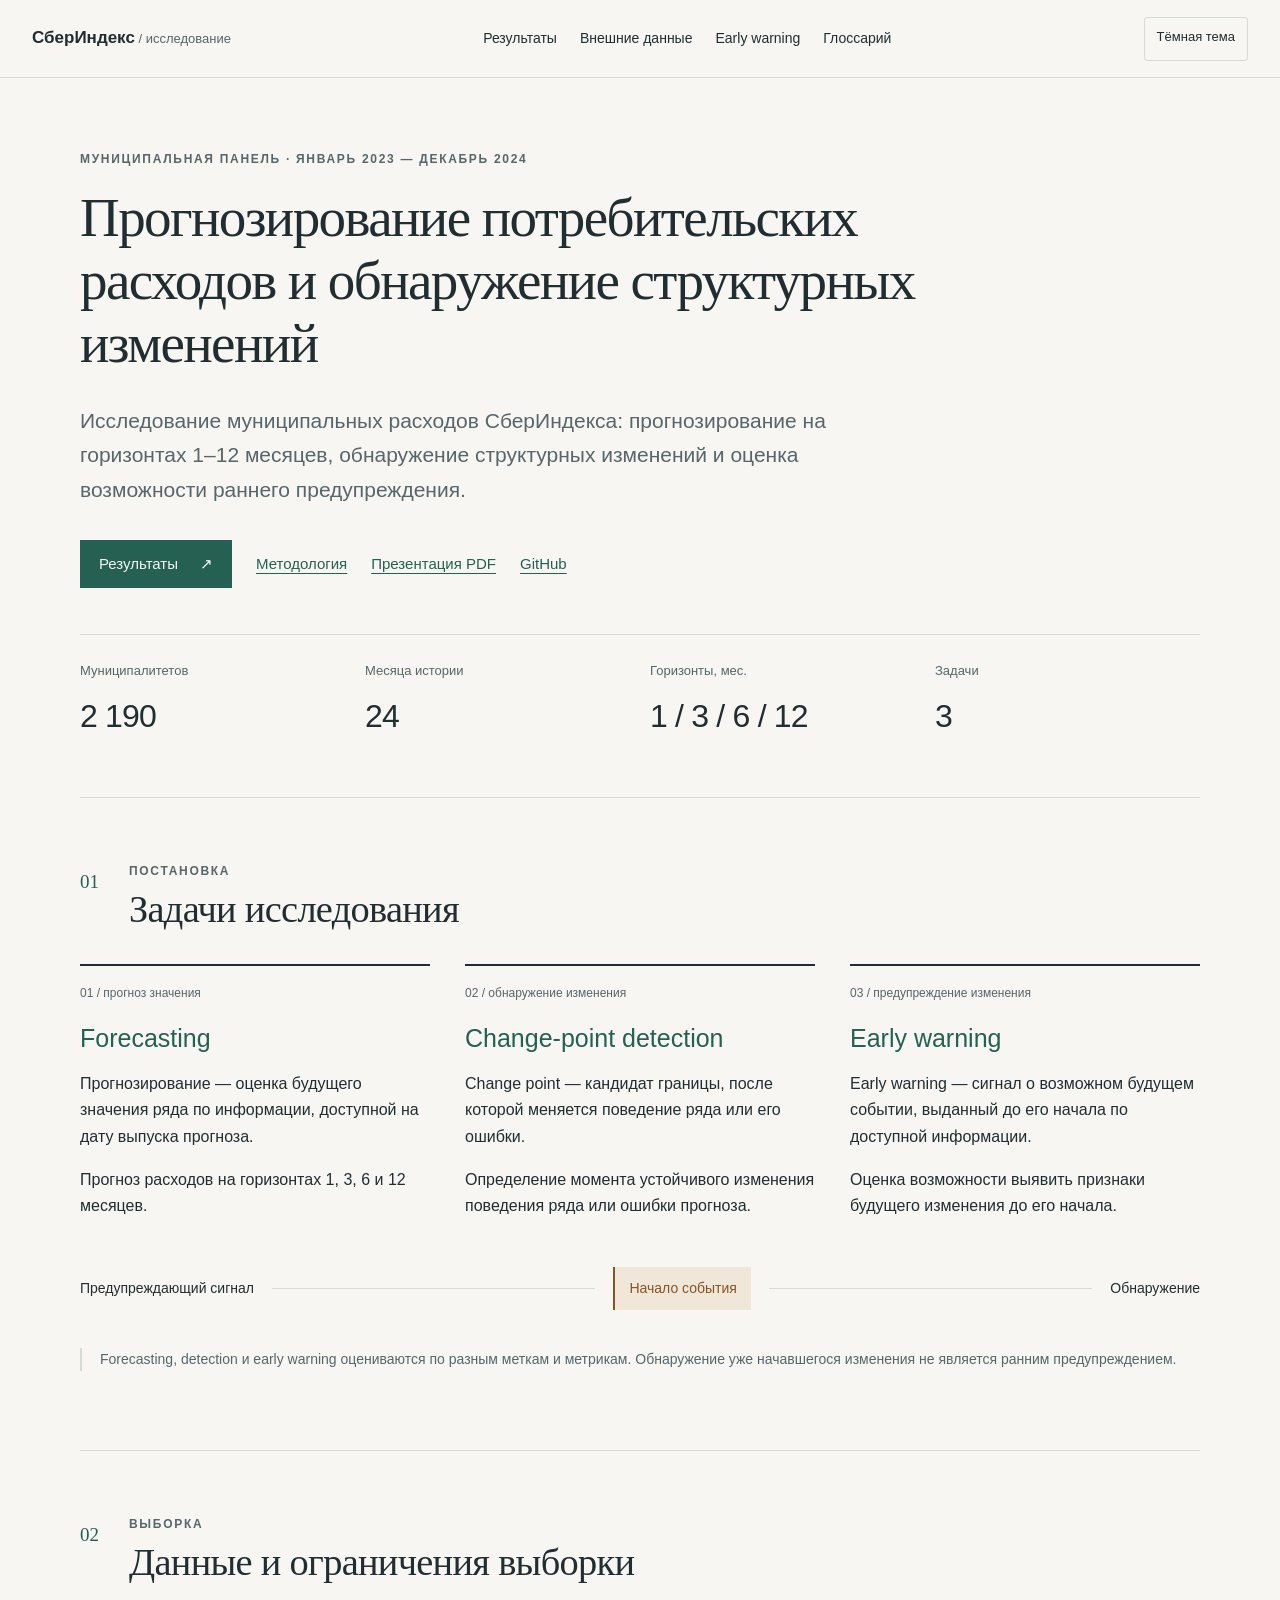
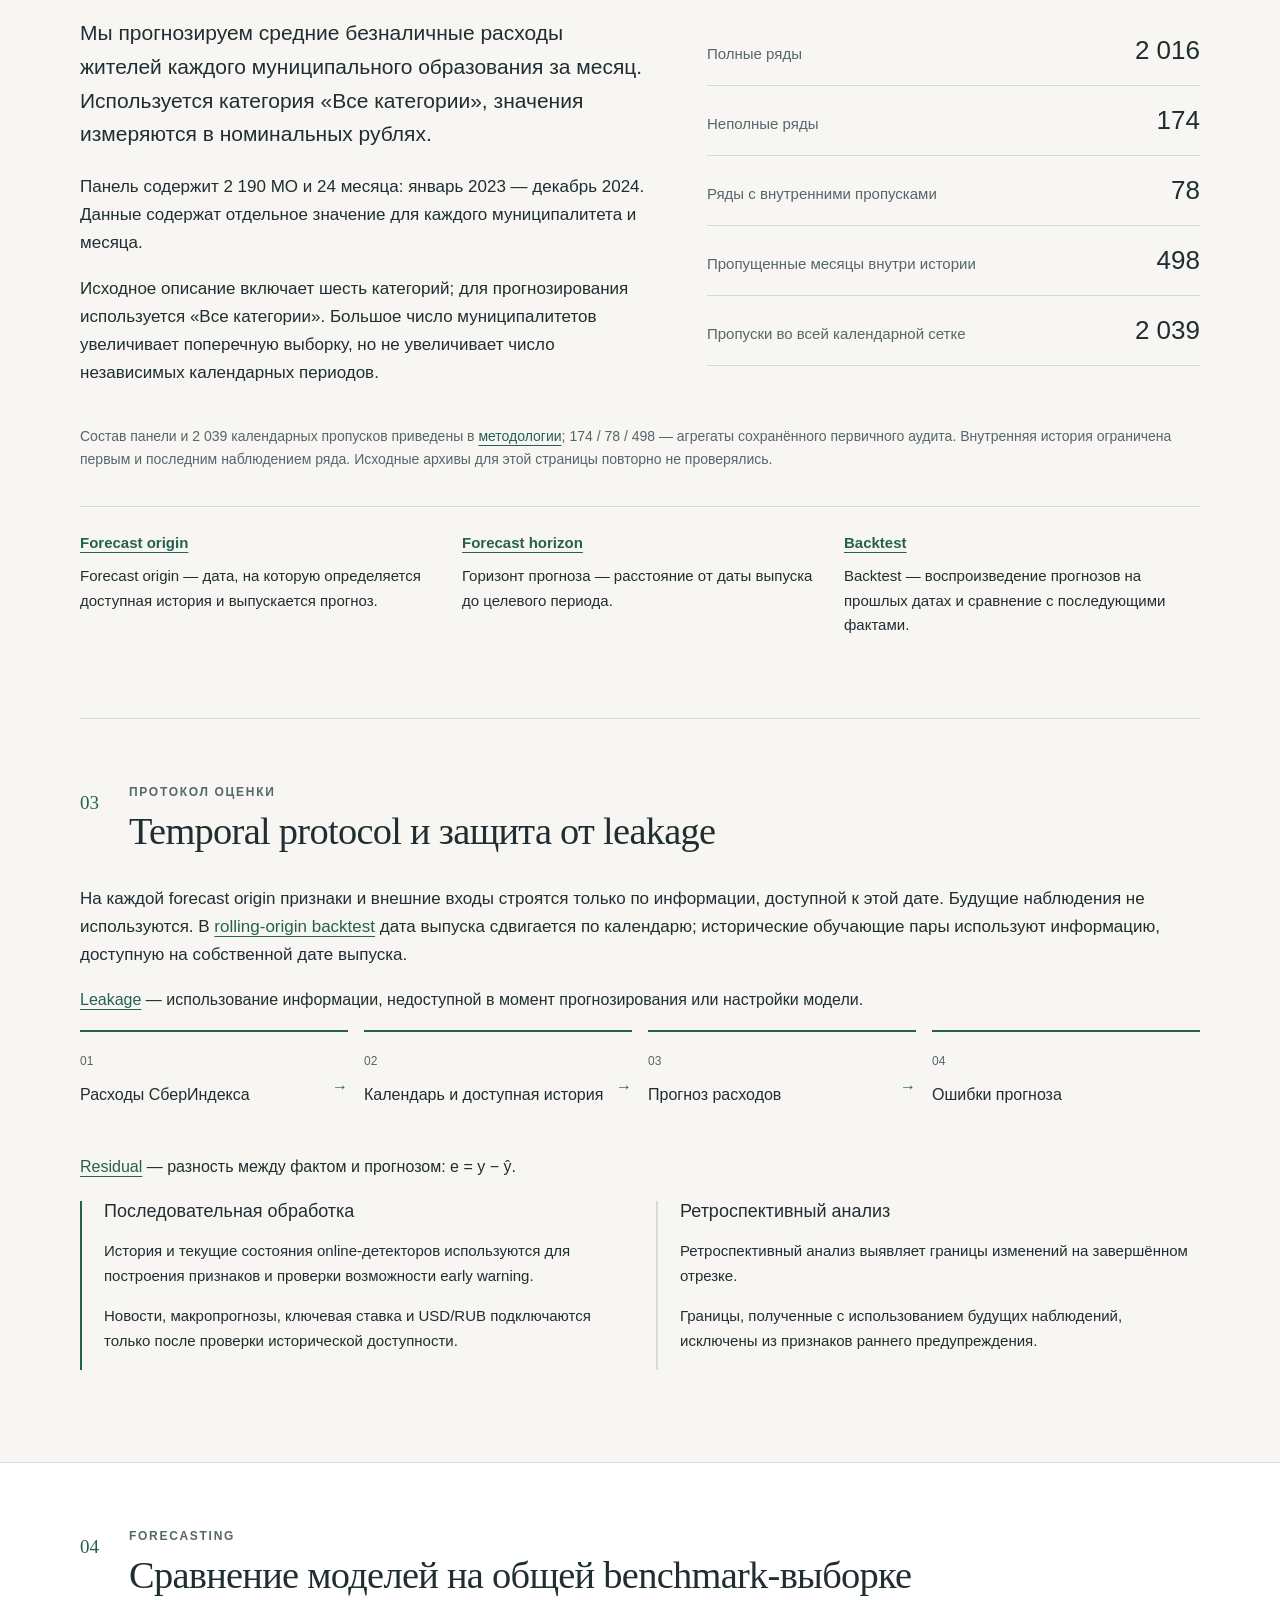
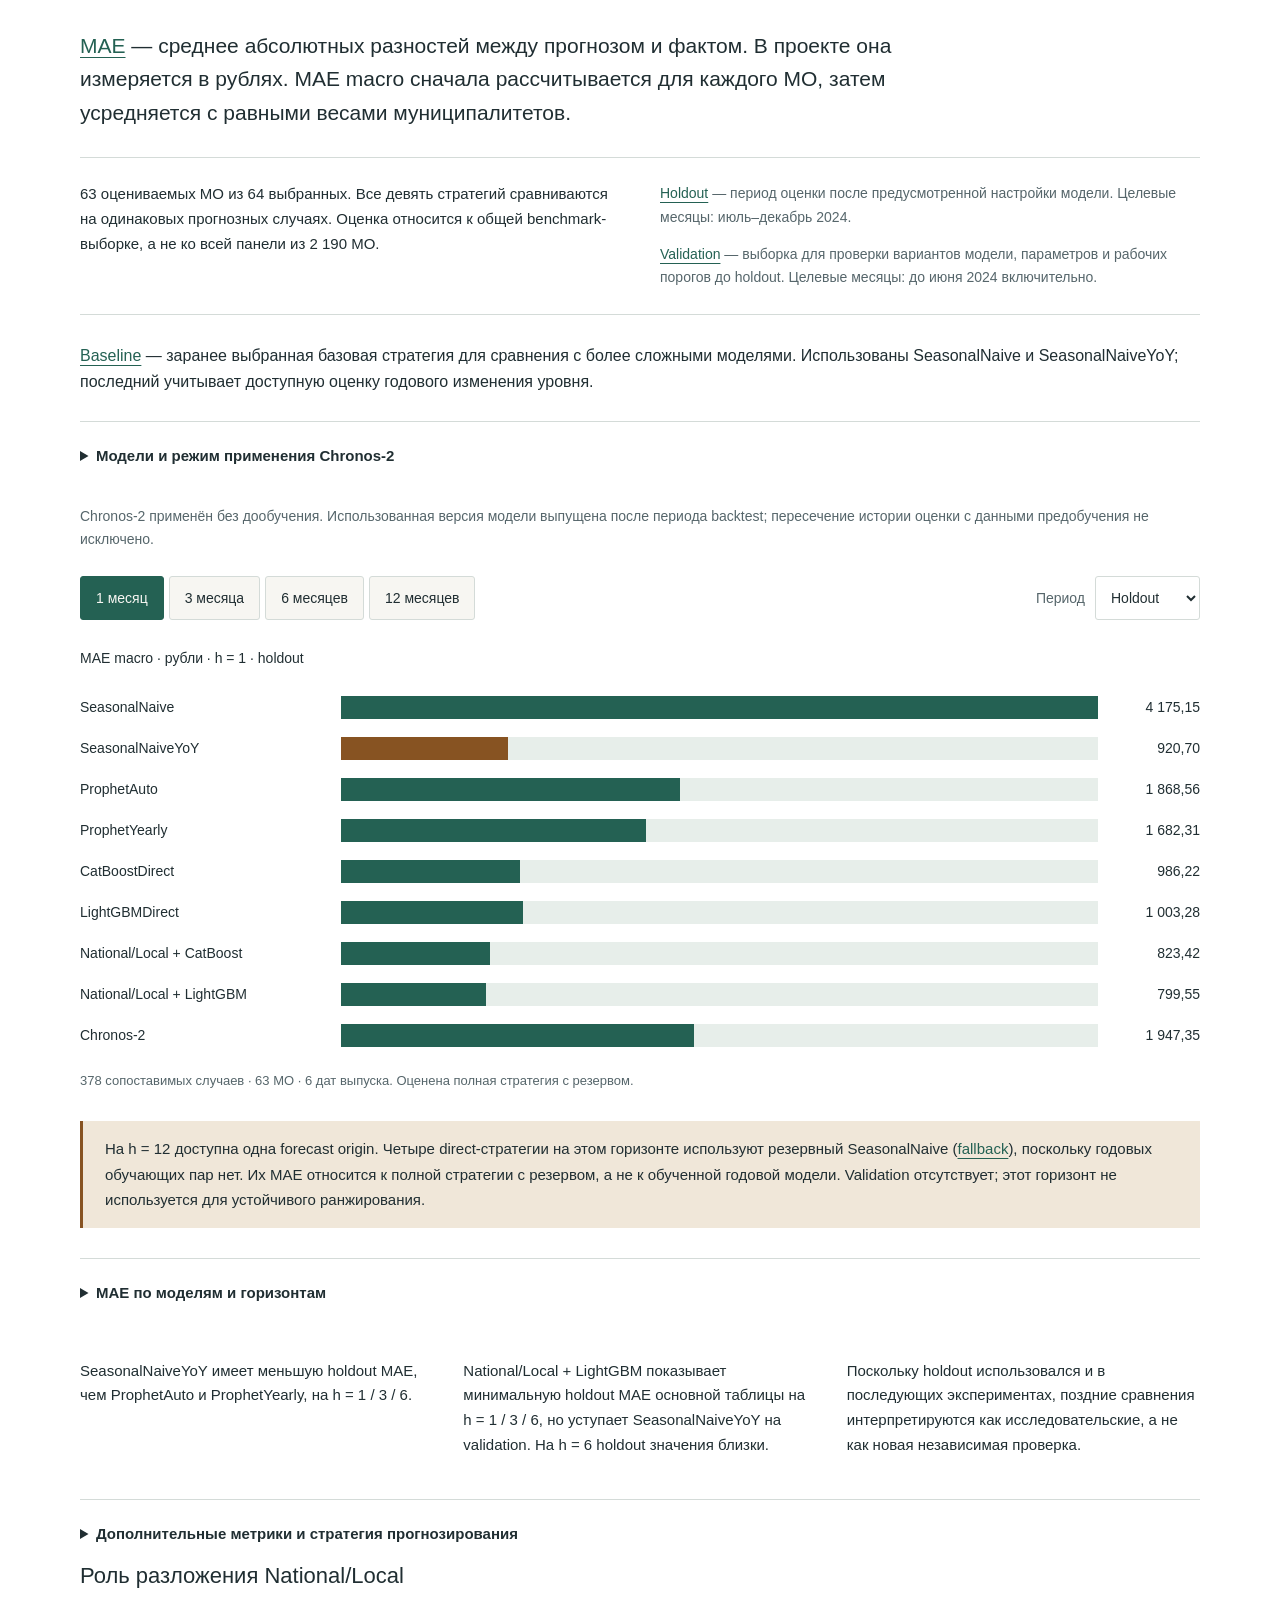
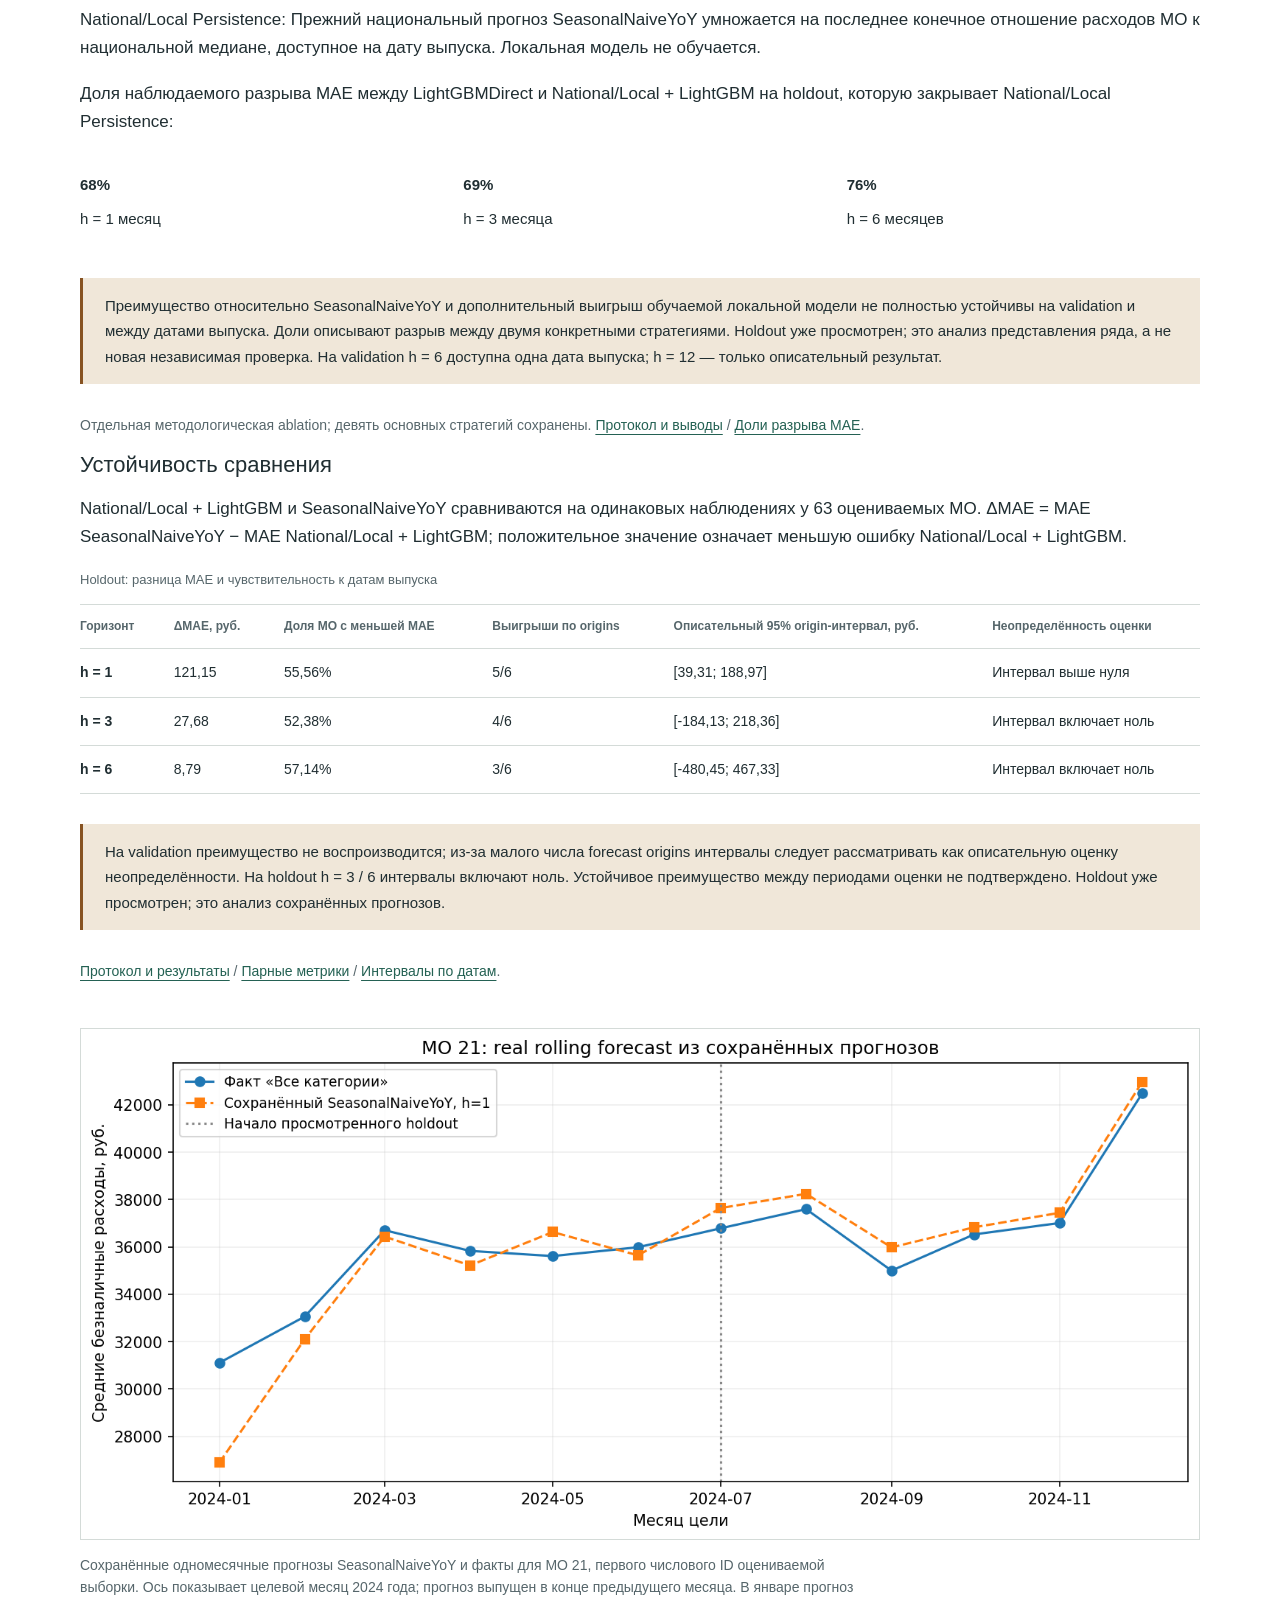
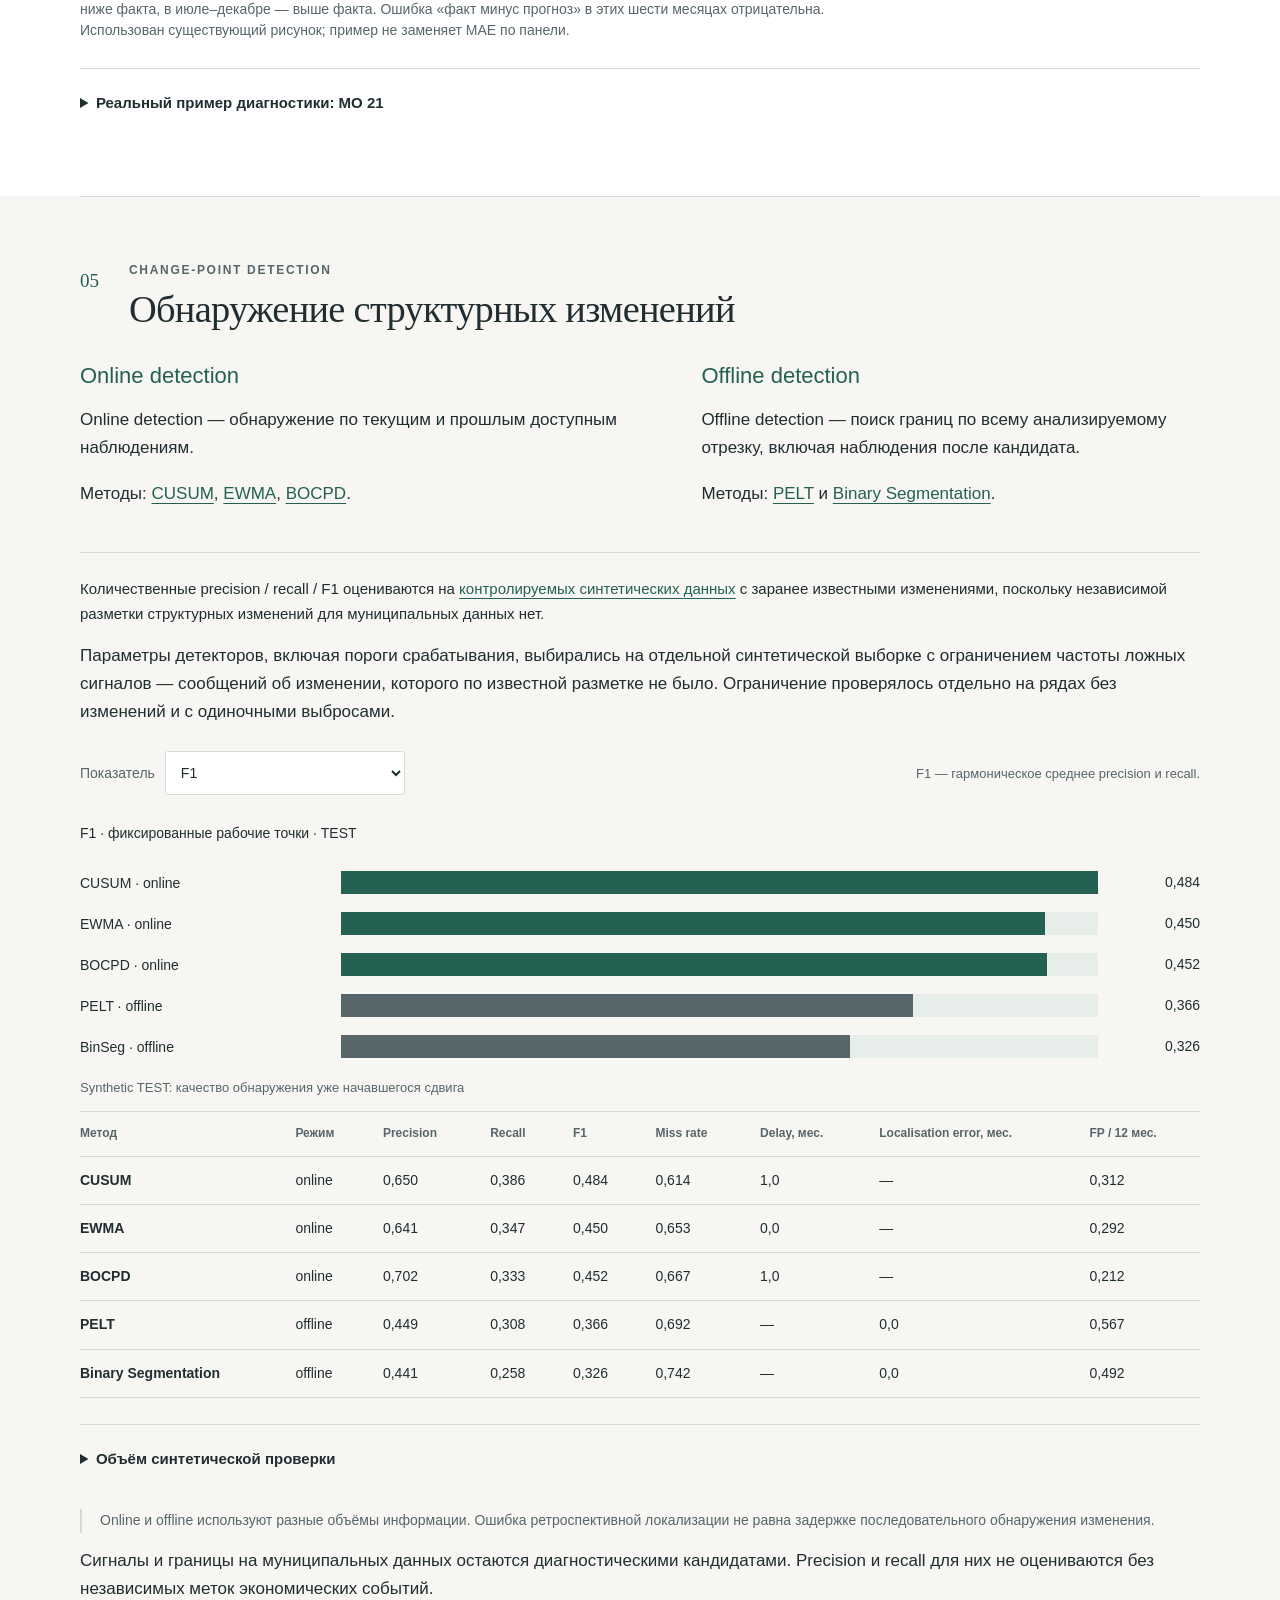
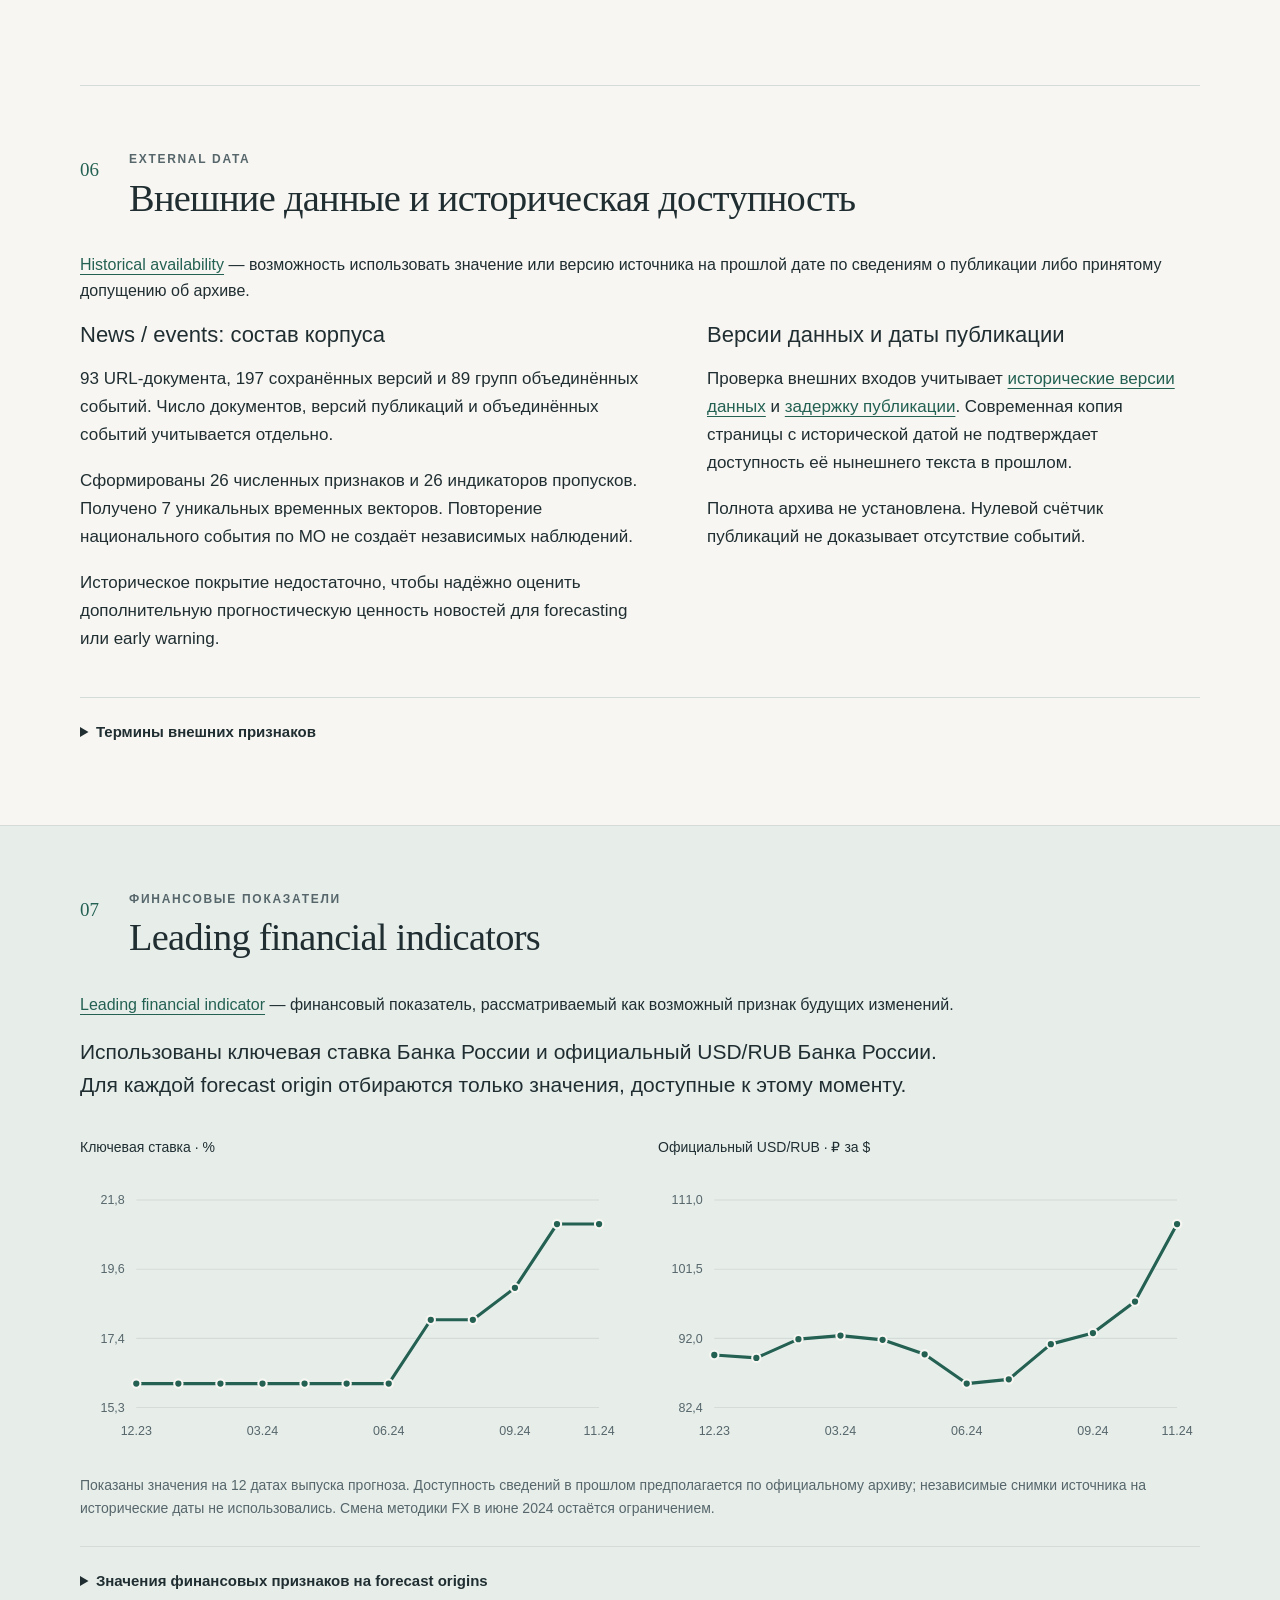
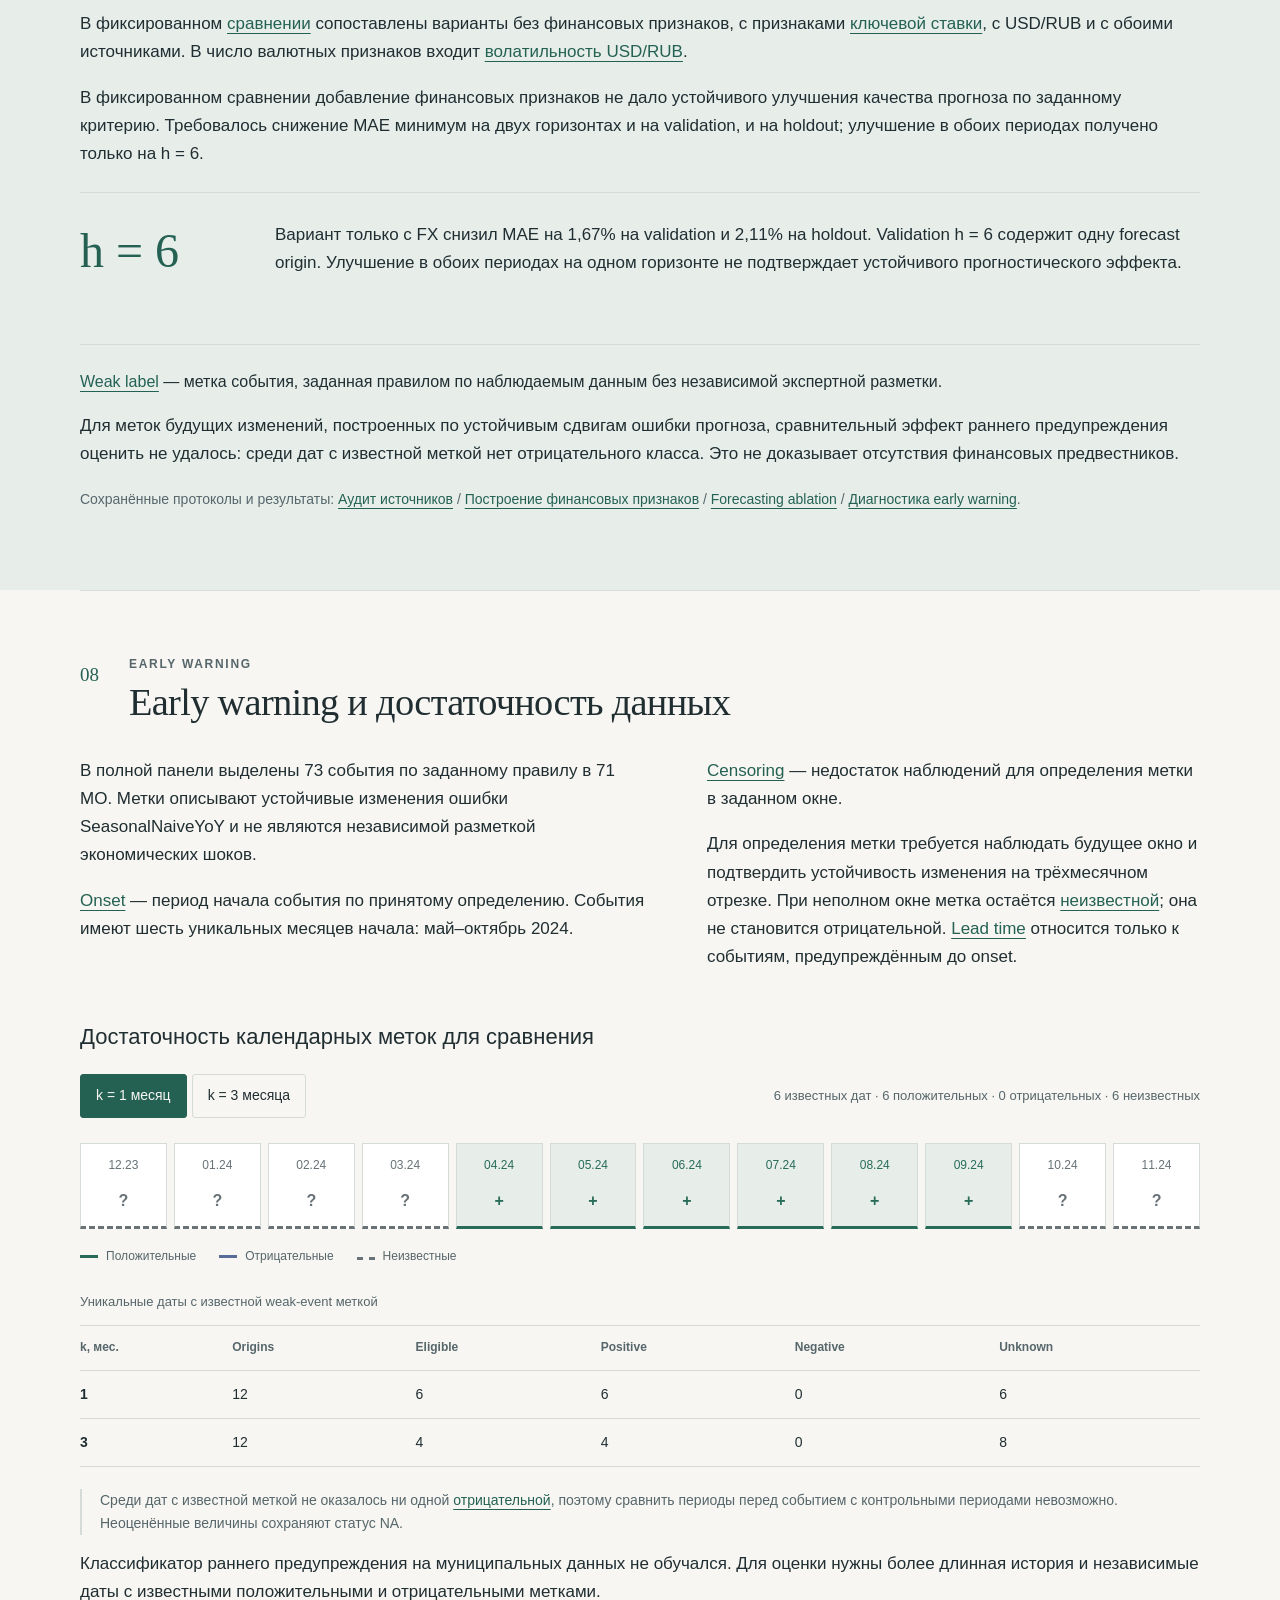
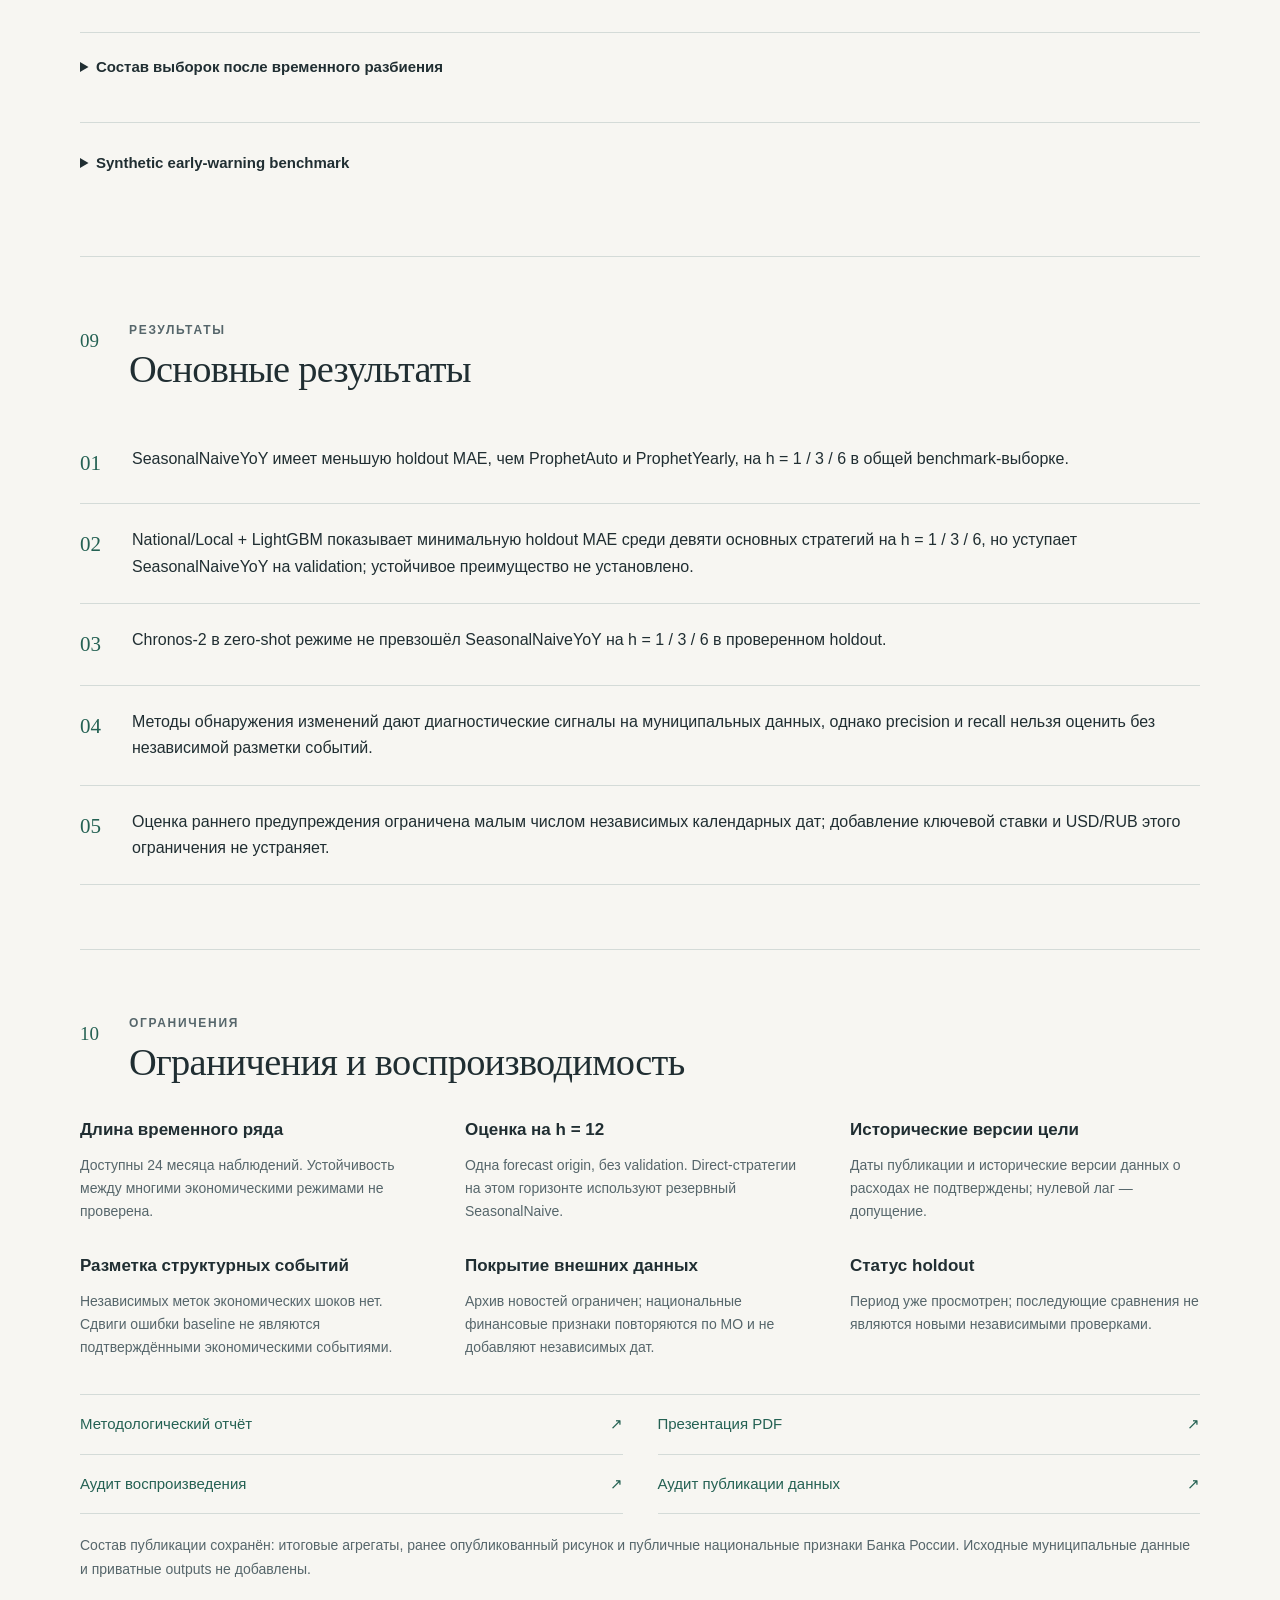
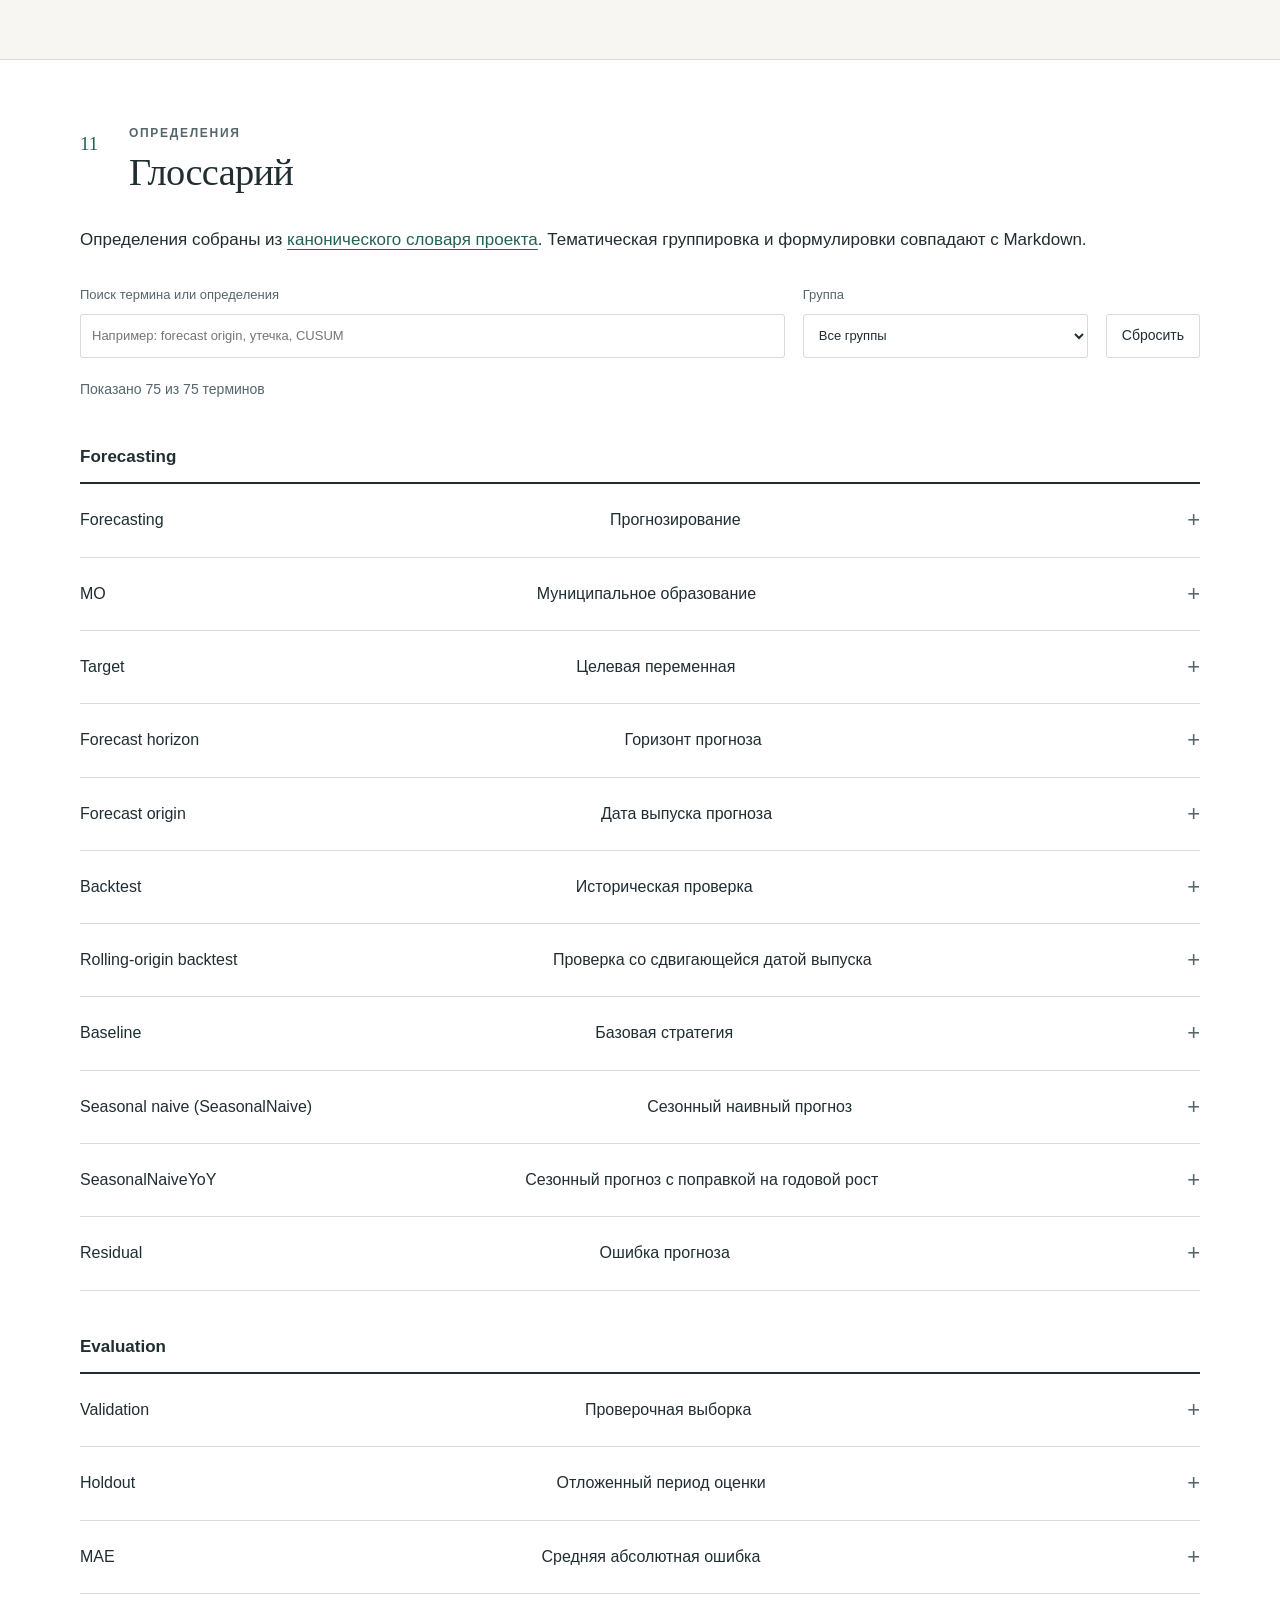
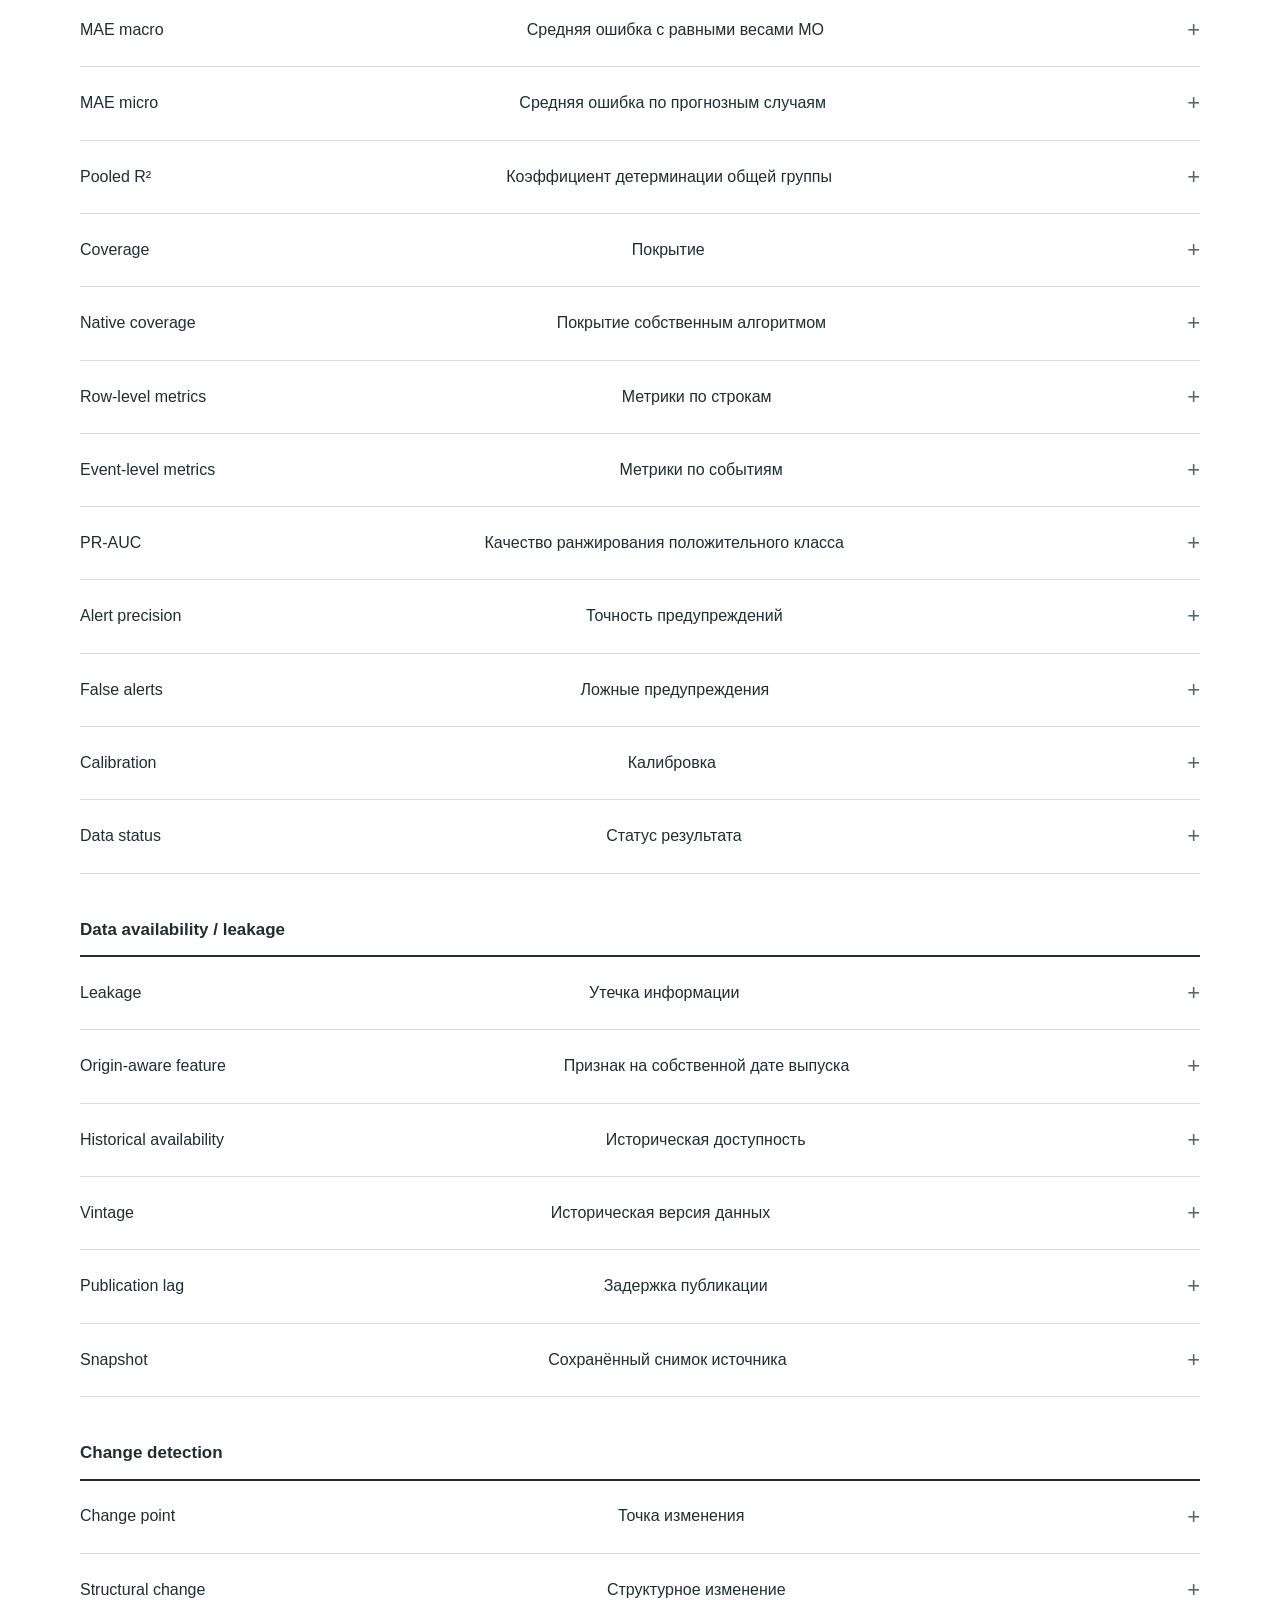
<file: docs/index.html>
<!doctype html>
<html lang="ru">
<head>
  <meta charset="utf-8">
  <meta name="viewport" content="width=device-width, initial-scale=1">
  <meta name="color-scheme" content="light dark">
  <meta name="description" content="Исследование муниципальных расходов СберИндекса: forecasting, обнаружение структурных изменений и оценка возможности early warning.">
  <title>Прогнозирование расходов и структурные изменения · СберИндекс</title>
  <link rel="stylesheet" href="assets/project-report.css">
  <script defer src="assets/project-report-data.js"></script>
  <script defer src="assets/project-report.js"></script>
</head>
<body>
  <a class="skip-link" href="#main">К содержанию</a>
  <header class="site-header">
    <a class="wordmark" href="#top" aria-label="СберИндекс: начало отчёта">СберИндекс<span> / исследование</span></a>
    <nav aria-label="Основная навигация">
      <a href="#results">Результаты</a>
      <a href="#signals">Внешние данные</a>
      <a href="#warning">Early warning</a>
      <a href="#glossary">Глоссарий</a>
    </nav>
    <button class="theme-toggle enhanced-control" id="theme-toggle" type="button" aria-label="Включить тёмную тему" aria-pressed="false">Тёмная тема</button>
  </header>
  <main id="main">
    <section class="hero wrap" id="top" aria-labelledby="hero-title">
      <p class="eyebrow">Муниципальная панель · январь 2023 — декабрь 2024</p>
      <h1 id="hero-title">Прогнозирование потребительских расходов и обнаружение структурных изменений</h1>
      <p class="hero-deck">Исследование муниципальных расходов СберИндекса: прогнозирование на горизонтах 1–12 месяцев, обнаружение структурных изменений и оценка возможности раннего предупреждения.</p>
      <div class="hero-links">
        <a class="primary-link" href="#results">Результаты <span aria-hidden="true">↗</span></a>
        <a href="https://github.com/MarselMiller/sberindex-municipal-forecasting/blob/main/reports/final/METHODOLOGY_REPORT.md">Методология</a>
        <a href="https://github.com/MarselMiller/sberindex-municipal-forecasting/blob/main/reports/final/presentation/presentation.pdf">Презентация PDF</a>
        <a href="https://github.com/MarselMiller/sberindex-municipal-forecasting">GitHub</a>
      </div>
      <dl class="facts-strip">
        <div><dt>Муниципалитетов</dt><dd>2 190</dd></div>
        <div><dt>Месяца истории</dt><dd>24</dd></div>
        <div><dt>Горизонты, мес.</dt><dd>1 / 3 / 6 / 12</dd></div>
        <div><dt>Задачи</dt><dd>3</dd></div>
      </dl>
    </section>

    <section class="section wrap" id="questions" aria-labelledby="questions-title">
      <div class="section-heading"><span class="section-number">01</span><div><p class="eyebrow">Постановка</p><h2 id="questions-title">Задачи исследования</h2></div></div>
      <div class="task-grid">
        <article><span class="task-index">01 / прогноз значения</span><h3><a href="#forecasting">Forecasting</a></h3><p data-first-definition="forecasting">Прогнозирование — оценка будущего значения ряда по информации, доступной на дату выпуска прогноза.</p><p>Прогноз расходов на горизонтах 1, 3, 6 и 12 месяцев.</p></article>
        <article><span class="task-index">02 / обнаружение изменения</span><h3><a href="#change-point">Change-point detection</a></h3><p data-first-definition="change-point">Change point — кандидат границы, после которой меняется поведение ряда или его ошибки.</p><p>Определение момента устойчивого изменения поведения ряда или ошибки прогноза.</p></article>
        <article><span class="task-index">03 / предупреждение изменения</span><h3><a href="#early-warning">Early warning</a></h3><p data-first-definition="early-warning">Early warning — сигнал о возможном будущем событии, выданный до его начала по доступной информации.</p><p>Оценка возможности выявить признаки будущего изменения до его начала.</p></article>
      </div>
      <div class="timing-diagram" aria-label="Предупреждающий сигнал до начала события; обнаружение после начала">
        <span>Предупреждающий сигнал</span><span class="timing-line" aria-hidden="true"></span><span class="onset-pin">Начало события</span><span class="timing-line" aria-hidden="true"></span><span>Обнаружение</span>
      </div>
      <p class="margin-note">Forecasting, detection и early warning оцениваются по разным меткам и метрикам. Обнаружение уже начавшегося изменения не является ранним предупреждением.</p>
    </section>

    <section class="section wrap" id="data" aria-labelledby="data-title">
      <div class="section-heading"><span class="section-number">02</span><div><p class="eyebrow">Выборка</p><h2 id="data-title">Данные и ограничения выборки</h2></div></div>
      <div class="two-column">
        <div><p class="lead">Мы прогнозируем средние безналичные расходы жителей каждого муниципального образования за месяц. Используется категория «Все категории», значения измеряются в номинальных рублях.</p><p>Панель содержит 2 190 МО и 24 месяца: январь 2023 — декабрь 2024. Данные содержат отдельное значение для каждого муниципалитета и месяца.</p><p>Исходное описание включает шесть категорий; для прогнозирования используется «Все категории». Большое число муниципалитетов увеличивает поперечную выборку, но не увеличивает число независимых календарных периодов.</p></div>
        <dl class="quality-list">
          <div><dt>Полные ряды</dt><dd>2 016</dd></div>
          <div><dt>Неполные ряды</dt><dd>174</dd></div>
          <div><dt>Ряды с внутренними пропусками</dt><dd>78</dd></div>
          <div><dt>Пропущенные месяцы внутри истории</dt><dd>498</dd></div>
          <div><dt>Пропуски во всей календарной сетке</dt><dd>2 039</dd></div>
        </dl>
      </div>
      <p class="source-note">Состав панели и 2 039 календарных пропусков приведены в <a href="https://github.com/MarselMiller/sberindex-municipal-forecasting/blob/main/reports/final/METHODOLOGY_REPORT.md">методологии</a>; 174 / 78 / 498 — агрегаты сохранённого первичного аудита. Внутренняя история ограничена первым и последним наблюдением ряда. Исходные архивы для этой страницы повторно не проверялись.</p>
      <div class="protocol-band">
        <div><p><a href="#forecast-origin">Forecast origin</a></p><p data-first-definition="forecast-origin">Forecast origin — дата, на которую определяется доступная история и выпускается прогноз.</p></div>
        <div><p><a href="#forecast-horizon">Forecast horizon</a></p><p data-first-definition="forecast-horizon">Горизонт прогноза — расстояние от даты выпуска до целевого периода.</p></div>
        <div><p><a href="#backtest">Backtest</a></p><p data-first-definition="backtest">Backtest — воспроизведение прогнозов на прошлых датах и сравнение с последующими фактами.</p></div>
      </div>
    </section>

    <section class="section wrap" id="method-pipeline" aria-labelledby="pipeline-title">
      <div class="section-heading"><span class="section-number">03</span><div><p class="eyebrow">Протокол оценки</p><h2 id="pipeline-title">Temporal protocol и защита от leakage</h2></div></div>
      <p>На каждой forecast origin признаки и внешние входы строятся только по информации, доступной к этой дате. Будущие наблюдения не используются. В <a href="#rolling-origin-backtest">rolling-origin backtest</a> дата выпуска сдвигается по календарю; исторические обучающие пары используют информацию, доступную на собственной дате выпуска.</p>
      <p class="inline-definition"><a href="#leakage">Leakage</a> — <span data-first-definition="leakage">использование информации, недоступной в момент прогнозирования или настройки модели.</span></p>
      <ol class="pipeline">
        <li><span>01</span>Расходы СберИндекса</li><li><span>02</span>Календарь и доступная история</li><li><span>03</span>Прогноз расходов</li><li><span>04</span>Ошибки прогноза</li>
      </ol>
      <p class="inline-definition"><a href="#residual">Residual</a> — <span data-first-definition="residual">разность между фактом и прогнозом: e = y − ŷ.</span></p>
      <div class="pipeline-branches">
        <div><h3>Последовательная обработка</h3><p>История и текущие состояния online-детекторов используются для построения признаков и проверки возможности early warning.</p><p>Новости, макропрогнозы, ключевая ставка и USD/RUB подключаются только после проверки исторической доступности.</p></div>
        <div><h3>Ретроспективный анализ</h3><p>Ретроспективный анализ выявляет границы изменений на завершённом отрезке.</p><p>Границы, полученные с использованием будущих наблюдений, исключены из признаков раннего предупреждения.</p></div>
      </div>
    </section>

    <section class="section results-section" id="results" aria-labelledby="results-title"><div class="wrap">
      <div class="section-heading"><span class="section-number">04</span><div><p class="eyebrow">Forecasting</p><h2 id="results-title">Сравнение моделей на общей benchmark-выборке</h2></div></div>
      <p class="lead"><a href="#mae">MAE</a> — <span data-first-definition="mae">среднее абсолютных разностей между прогнозом и фактом.</span> В проекте она измеряется в рублях. MAE macro сначала рассчитывается для каждого МО, затем усредняется с равными весами муниципалитетов.</p>
      <div class="comparison-scope"><p>63 оцениваемых МО из 64 выбранных. Все девять стратегий сравниваются на одинаковых прогнозных случаях. Оценка относится к общей benchmark-выборке, а не ко всей панели из 2 190 МО.</p><div class="split-definitions"><p><a href="#holdout">Holdout</a> — <span data-first-definition="holdout">период оценки после предусмотренной настройки модели.</span> Целевые месяцы: июль–декабрь 2024.</p><p><a href="#validation">Validation</a> — <span data-first-definition="validation">выборка для проверки вариантов модели, параметров и рабочих порогов до holdout.</span> Целевые месяцы: до июня 2024 включительно.</p></div></div>
      <p class="inline-definition"><a href="#baseline">Baseline</a> — <span data-first-definition="baseline">заранее выбранная базовая стратегия для сравнения с более сложными моделями.</span> Использованы SeasonalNaive и SeasonalNaiveYoY; последний учитывает доступную оценку годового изменения уровня.</p>
      <details class="method-details"><summary>Модели и режим применения Chronos-2</summary><div class="definition-grid"><p><a href="#foundation-model">Foundation model</a> — <span data-first-definition="foundation-model">модель, предварительно обученная на широком наборе данных для применения к новым задачам.</span></p><p><a href="#zero-shot">Zero-shot</a> — <span data-first-definition="zero-shot">применение предобученных весов без дообучения на исследуемой панели.</span></p></div><p>Сравнение включает Prophet, <a href="#direct-forecasting">direct forecasting</a> с CatBoost/LightGBM, <a href="#national-local-decomposition">National/Local decomposition</a> и Chronos-2.</p></details>
      <p class="source-note">Chronos-2 применён без дообучения. Использованная версия модели выпущена после периода backtest; пересечение истории оценки с данными предобучения не исключено.</p>
      <div class="chart-toolbar enhanced-control">
        <div class="segmented" role="group" aria-label="Горизонт прогноза"><button type="button" data-horizon="1" aria-pressed="true">1 месяц</button><button type="button" data-horizon="3" aria-pressed="false">3 месяца</button><button type="button" data-horizon="6" aria-pressed="false">6 месяцев</button><button type="button" data-horizon="12" aria-pressed="false">12 месяцев</button></div>
        <label class="select-label">Период <select id="forecast-split"><option value="holdout">Holdout</option><option value="validation">Validation</option></select></label>
      </div>
      <figure class="interactive-chart enhanced-control" aria-labelledby="forecast-chart-title"><figcaption id="forecast-chart-title">MAE macro · рубли · h = 1</figcaption><div id="forecast-chart" class="bar-chart"></div><p class="chart-status" id="forecast-status" aria-live="polite"></p></figure>
      <p class="caution" id="annual-note">На h = 12 доступна одна forecast origin. Четыре direct-стратегии на этом горизонте используют резервный SeasonalNaive (<a href="#fallback">fallback</a>), поскольку годовых обучающих пар нет. Их MAE относится к полной стратегии с резервом, а не к обученной годовой модели. Validation отсутствует; этот горизонт не используется для устойчивого ранжирования.</p>
      <details class="data-table-disclosure" open><summary>MAE по моделям и горизонтам</summary><div class="table-scroll" tabindex="0" role="region" aria-label="Ошибки прогноза по моделям и горизонтам">
        <!-- forecasting-table:begin -->
<table class="metrics-table"><caption>Holdout: MAE macro, руб.</caption><thead><tr><th scope="col">Стратегия</th><th scope="col">h = 1</th><th scope="col">h = 3</th><th scope="col">h = 6</th><th scope="col">h = 12</th></tr></thead><tbody><tr><th scope="row">SeasonalNaive</th><td>4 175,1</td><td>4 175,1</td><td>4 175,1</td><td>4 322,1</td></tr><tr><th scope="row">SeasonalNaiveYoY</th><td>920,7</td><td>1 240,4</td><td>1 906,0</td><td>4 322,1</td></tr><tr><th scope="row">ProphetAuto</th><td>1 868,6</td><td>2 041,3</td><td>2 165,8</td><td>3 054,2</td></tr><tr><th scope="row">ProphetYearly</th><td>1 682,3</td><td>1 679,6</td><td>1 937,6</td><td>8 496,0</td></tr><tr><th scope="row">CatBoostDirect</th><td>986,2</td><td>1 939,2</td><td>3 349,5</td><td>4 322,1†</td></tr><tr><th scope="row">LightGBMDirect</th><td>1 003,3</td><td>1 449,8</td><td>2 463,2</td><td>4 322,1†</td></tr><tr><th scope="row">National/Local + CatBoost</th><td>823,4</td><td>1 225,7</td><td>2 132,7</td><td>4 322,1†</td></tr><tr><th scope="row">National/Local + LightGBM</th><td>799,6</td><td>1 212,7</td><td>1 897,2</td><td>4 322,1†</td></tr><tr><th scope="row">Chronos-2</th><td>1 947,4</td><td>2 526,3</td><td>4 150,6</td><td>9 163,5</td></tr></tbody></table>
<table class="metrics-table"><caption>Validation: MAE macro, руб.</caption><thead><tr><th scope="col">Стратегия</th><th scope="col">h = 1</th><th scope="col">h = 3</th><th scope="col">h = 6</th><th scope="col">h = 12</th></tr></thead><tbody><tr><th scope="row">SeasonalNaive</th><td>3 862,8</td><td>4 438,8</td><td>4 777,2</td><td>—</td></tr><tr><th scope="row">SeasonalNaiveYoY</th><td>1 354,9</td><td>2 468,2</td><td>4 777,2</td><td>—</td></tr><tr><th scope="row">ProphetAuto</th><td>1 730,3</td><td>1 436,8</td><td>1 981,3</td><td>—</td></tr><tr><th scope="row">ProphetYearly</th><td>2 736,7</td><td>3 209,0</td><td>8 362,5</td><td>—</td></tr><tr><th scope="row">CatBoostDirect</th><td>3 104,9</td><td>2 918,4</td><td>2 570,6</td><td>—</td></tr><tr><th scope="row">LightGBMDirect</th><td>2 733,3</td><td>2 880,0</td><td>6 378,1</td><td>—</td></tr><tr><th scope="row">National/Local + CatBoost</th><td>1 391,4</td><td>2 789,2</td><td>5 162,1</td><td>—</td></tr><tr><th scope="row">National/Local + LightGBM</th><td>1 370,5</td><td>2 819,7</td><td>5 525,3</td><td>—</td></tr><tr><th scope="row">Chronos-2</th><td>2 316,7</td><td>3 064,9</td><td>2 754,1</td><td>—</td></tr></tbody></table>
<!-- forecasting-table:end -->
      </div></details>
      <div class="interpretation">
        <p>SeasonalNaiveYoY имеет меньшую holdout MAE, чем ProphetAuto и ProphetYearly, на h = 1 / 3 / 6.</p>
        <p>National/Local + LightGBM показывает минимальную holdout MAE основной таблицы на h = 1 / 3 / 6, но уступает SeasonalNaiveYoY на validation. На h = 6 holdout значения близки.</p>
        <p>Поскольку holdout использовался и в последующих экспериментах, поздние сравнения интерпретируются как исследовательские, а не как новая независимая проверка.</p>
      </div>
      <details class="method-details"><summary>Дополнительные метрики и стратегия прогнозирования</summary><p><a href="#global-model">Global model</a>, <a href="#recursive-forecasting">recursive forecasting</a> и <a href="#r-squared">R²</a> описаны в глоссарии. Native coverage и метрики полной стратегии с fallback сохранены отдельно в <a href="https://github.com/MarselMiller/sberindex-municipal-forecasting/blob/main/reports/final/forecasting_metrics.csv">исходной таблице</a>.</p></details>
      <!-- forecasting-ablation:begin -->
<div id="forecasting-ablation">
<h3>Роль разложения National/Local</h3>
<p>National/Local Persistence: Прежний национальный прогноз SeasonalNaiveYoY умножается на последнее конечное отношение расходов МО к национальной медиане, доступное на дату выпуска. Локальная модель не обучается.</p>
<p>Доля наблюдаемого разрыва MAE между LightGBMDirect и National/Local + LightGBM на holdout, которую закрывает National/Local Persistence:</p>
<div class="interpretation" aria-label="Доля наблюдаемого разрыва MAE"><p><strong data-ablation-horizon="1">68%</strong>h = 1 месяц</p><p><strong data-ablation-horizon="3">69%</strong>h = 3 месяца</p><p><strong data-ablation-horizon="6">76%</strong>h = 6 месяцев</p></div>
<p class="caution">Преимущество относительно SeasonalNaiveYoY и дополнительный выигрыш обучаемой локальной модели не полностью устойчивы на validation и между датами выпуска. Доли описывают разрыв между двумя конкретными стратегиями. Holdout уже просмотрен; это анализ представления ряда, а не новая независимая проверка. На validation h = 6 доступна одна дата выпуска; h = 12 — только описательный результат.</p>
<p class="source-note">Отдельная методологическая ablation; девять основных стратегий сохранены. <a href="../reports/results/national_local_persistence.md">Протокол и выводы</a> / <a href="../reports/results/national_local_persistence/gap_analysis.csv">Доли разрыва MAE</a>.</p>
</div>
<!-- forecasting-ablation:end -->
      <!-- forecasting-robustness:begin -->
<div id="forecasting-robustness">
<h3>Устойчивость сравнения</h3>
<p>National/Local + LightGBM и SeasonalNaiveYoY сравниваются на одинаковых наблюдениях у 63 оцениваемых МО. ΔMAE = MAE SeasonalNaiveYoY − MAE National/Local + LightGBM; положительное значение означает меньшую ошибку National/Local + LightGBM.</p>
<div class="table-scroll" tabindex="0" role="region" aria-label="Устойчивость сравнения прогнозов"><table class="metrics-table"><caption>Holdout: разница MAE и чувствительность к датам выпуска</caption><thead><tr><th scope="col">Горизонт</th><th scope="col">ΔMAE, руб.</th><th scope="col">Доля МО с меньшей MAE</th><th scope="col">Выигрыши по origins</th><th scope="col">Описательный 95% origin-интервал, руб.</th><th scope="col">Неопределённость оценки</th></tr></thead><tbody><tr><th scope="row">h = 1</th><td>121,15</td><td>55,56%</td><td>5/6</td><td>[39,31; 188,97]</td><td>Интервал выше нуля</td></tr><tr><th scope="row">h = 3</th><td>27,68</td><td>52,38%</td><td>4/6</td><td>[-184,13; 218,36]</td><td>Интервал включает ноль</td></tr><tr><th scope="row">h = 6</th><td>8,79</td><td>57,14%</td><td>3/6</td><td>[-480,45; 467,33]</td><td>Интервал включает ноль</td></tr></tbody></table></div>
<p class="caution">На validation преимущество не воспроизводится; из-за малого числа forecast origins интервалы следует рассматривать как описательную оценку неопределённости. На holdout h = 3 / 6 интервалы включают ноль. Устойчивое преимущество между периодами оценки не подтверждено. Holdout уже просмотрен; это анализ сохранённых прогнозов.</p>
<p class="source-note"><a href="../reports/results/forecast_robustness.md">Протокол и результаты</a> / <a href="../reports/results/forecast_robustness/pairwise_metrics.csv">Парные метрики</a> / <a href="../reports/results/forecast_robustness/bootstrap_origin.csv">Интервалы по датам</a>.</p>
</div>
<!-- forecasting-robustness:end -->
      <figure class="forecast-example"><img src="assets/figures/rolling_forecast.png" width="1517" height="692" loading="lazy" alt="Одномесячные прогнозы SeasonalNaiveYoY и последующие факты для МО 21."><figcaption>Сохранённые одномесячные прогнозы SeasonalNaiveYoY и факты для МО 21, первого числового ID оцениваемой выборки. Ось показывает целевой месяц 2024 года; прогноз выпущен в конце предыдущего месяца. В январе прогноз ниже факта, в июле–декабре — выше факта. Ошибка «факт минус прогноз» в этих шести месяцах отрицательна. Использован существующий рисунок; пример не заменяет MAE по панели.</figcaption></figure>
      <details class="method-details" id="real-detection-example"><summary>Реальный пример диагностики: МО 21</summary><p>Для того же ряда PELT и Binary Segmentation выделили март 2024 как ретроспективную границу при анализе наблюдений до декабря. Граница находится в периоде настройки масштаба (warmup), до начала мониторинга, и не входит в число оцениваемых monitoring-границ. Это не предупреждение, полученное в марте. Диагностический сигнал указывает на изменение поведения ряда, но причина изменения независимо не подтверждена.</p><p>Выбор МО задан минимальным числовым ID; новых данных и рисунков не добавлено. <a href="../reports/results/E06a_offline_detection.md">Сохранённый протокол и таблицы сегментации</a>.</p></details>
    </div></section>

    <section class="section wrap" id="detection" aria-labelledby="detection-title">
      <div class="section-heading"><span class="section-number">05</span><div><p class="eyebrow">Change-point detection</p><h2 id="detection-title">Обнаружение структурных изменений</h2></div></div>
      <div class="two-column detection-modes">
        <div><h3><a href="#online-detection">Online detection</a></h3><p data-first-definition="online-detection">Online detection — обнаружение по текущим и прошлым доступным наблюдениям.</p><p>Методы: <a href="#cusum">CUSUM</a>, <a href="#ewma">EWMA</a>, <a href="#bocpd">BOCPD</a>.</p></div>
        <div><h3><a href="#offline-detection">Offline detection</a></h3><p data-first-definition="offline-detection">Offline detection — поиск границ по всему анализируемому отрезку, включая наблюдения после кандидата.</p><p>Методы: <a href="#pelt">PELT</a> и <a href="#binary-segmentation">Binary Segmentation</a>.</p></div>
      </div>
      <p class="benchmark-label">Количественные precision / recall / F1 оцениваются на <a href="#synthetic-benchmark">контролируемых синтетических данных</a> с заранее известными изменениями, поскольку независимой разметки структурных изменений для муниципальных данных нет.</p>
      <p id="detector-selection-note">Параметры детекторов, включая пороги срабатывания, выбирались на отдельной синтетической выборке с ограничением частоты ложных сигналов — сообщений об изменении, которого по известной разметке не было. Ограничение проверялось отдельно на рядах без изменений и с одиночными выбросами.</p>
      <div class="chart-toolbar enhanced-control"><label class="select-label">Показатель <select id="detection-metric"><option value="f1">F1</option><option value="precision">Precision</option><option value="recall">Recall</option><option value="false_alarms_per_12">Ложные сигналы / 12 месяцев</option></select></label><p id="detection-metric-help">F1 — гармоническое среднее precision и recall.</p></div>
      <figure class="interactive-chart enhanced-control"><figcaption id="detection-chart-title">F1 · фиксированные рабочие точки</figcaption><div id="detection-chart" class="bar-chart"></div></figure>
      <div class="table-scroll" tabindex="0" role="region" aria-label="Метрики обнаружения изменений">
        <!-- detection-table:begin -->
<table class="metrics-table"><caption>Synthetic TEST: качество обнаружения уже начавшегося сдвига</caption><thead><tr><th scope="col">Метод</th><th scope="col">Режим</th><th scope="col">Precision</th><th scope="col">Recall</th><th scope="col">F1</th><th scope="col">Miss rate</th><th scope="col">Delay, мес.</th><th scope="col">Localisation error, мес.</th><th scope="col">FP / 12 мес.</th></tr></thead><tbody><tr><th scope="row">CUSUM</th><td>online</td><td>0,650</td><td>0,386</td><td>0,484</td><td>0,614</td><td>1,0</td><td>—</td><td>0,312</td></tr><tr><th scope="row">EWMA</th><td>online</td><td>0,641</td><td>0,347</td><td>0,450</td><td>0,653</td><td>0,0</td><td>—</td><td>0,292</td></tr><tr><th scope="row">BOCPD</th><td>online</td><td>0,702</td><td>0,333</td><td>0,452</td><td>0,667</td><td>1,0</td><td>—</td><td>0,212</td></tr><tr><th scope="row">PELT</th><td>offline</td><td>0,449</td><td>0,308</td><td>0,366</td><td>0,692</td><td>—</td><td>0,0</td><td>0,567</td></tr><tr><th scope="row">Binary Segmentation</th><td>offline</td><td>0,441</td><td>0,258</td><td>0,326</td><td>0,742</td><td>—</td><td>0,0</td><td>0,492</td></tr></tbody></table>
<!-- detection-table:end -->
      </div>
      <details class="method-details" data-protocol-detail="detection"><summary>Объём синтетической проверки</summary><p>Тестовая часть содержит 360 событий устойчивого сдвига уровня и 2 880 месяцев мониторинга.</p></details>
      <p class="margin-note">Online и offline используют разные объёмы информации. Ошибка ретроспективной локализации не равна задержке последовательного обнаружения изменения.</p>
      <p>Сигналы и границы на муниципальных данных остаются диагностическими кандидатами. Precision и recall для них не оцениваются без независимых меток экономических событий.</p>
    </section>

    <section class="section wrap" id="signals" aria-labelledby="signals-title">
      <div class="section-heading"><span class="section-number">06</span><div><p class="eyebrow">External data</p><h2 id="signals-title">Внешние данные и историческая доступность</h2></div></div>
      <p class="inline-definition"><a href="#historical-availability">Historical availability</a> — <span data-first-definition="historical-availability">возможность использовать значение или версию источника на прошлой дате по сведениям о публикации либо принятому допущению об архиве.</span></p>
      <div class="two-column">
        <div><h3>News / events: состав корпуса</h3><p>93 URL-документа, 197 сохранённых версий и 89 групп объединённых событий. Число документов, версий публикаций и объединённых событий учитывается отдельно.</p><p>Сформированы 26 численных признаков и 26 индикаторов пропусков. Получено 7 уникальных временных векторов. Повторение национального события по МО не создаёт независимых наблюдений.</p><p>Историческое покрытие недостаточно, чтобы надёжно оценить дополнительную прогностическую ценность новостей для forecasting или early warning.</p></div>
        <div><h3>Версии данных и даты публикации</h3><p>Проверка внешних входов учитывает <a href="#historical-vintage">исторические версии данных</a> и <a href="#publication-lag">задержку публикации</a>. Современная копия страницы с исторической датой не подтверждает доступность её нынешнего текста в прошлом.</p><p>Полнота архива не установлена. Нулевой счётчик публикаций не доказывает отсутствие событий.</p></div>
      </div>
      <details class="method-details"><summary>Термины внешних признаков</summary><p><a href="#feature">Feature</a>, <a href="#origin-aware-feature">origin-aware feature</a> и <a href="#news-event-feature">news/event feature</a> определены в глоссарии. Доступность проверяется на origin каждого примера; поздние уточнения не переносятся на прошлые даты.</p></details>
    </section>

    <section class="section financial-section" id="financial" aria-labelledby="financial-title"><div class="wrap">
      <div class="section-heading"><span class="section-number">07</span><div><p class="eyebrow">Финансовые показатели</p><h2 id="financial-title">Leading financial indicators</h2></div></div>
      <p class="inline-definition"><a href="#leading-financial-indicator">Leading financial indicator</a> — <span data-first-definition="leading-financial-indicator">финансовый показатель, рассматриваемый как возможный признак будущих изменений.</span></p>
      <p class="lead">Использованы ключевая ставка Банка России и официальный USD/RUB Банка России. Для каждой forecast origin отбираются только значения, доступные к этому моменту.</p>
      <div class="financial-chart-grid enhanced-control"><figure><figcaption>Ключевая ставка · %</figcaption><div id="rate-chart" class="line-chart"></div></figure><figure><figcaption>Официальный USD/RUB · ₽ за $</figcaption><div id="fx-chart" class="line-chart"></div></figure></div>
      <p class="source-note">Показаны значения на 12 датах выпуска прогноза. Доступность сведений в прошлом предполагается по официальному архиву; независимые снимки источника на исторические даты не использовались. Смена методики FX в июне 2024 остаётся ограничением.</p>
      <details class="data-table-disclosure"><summary>Значения финансовых признаков на forecast origins</summary><div class="table-scroll" tabindex="0" role="region" aria-label="Ставка и курс на датах выпуска">
        <!-- financial-table:begin -->
<table class="metrics-table"><caption>Показатели Банка России, доступные на дату выпуска</caption><thead><tr><th scope="col">Forecast origin</th><th scope="col">Ключевая ставка, %</th><th scope="col">USD/RUB, руб. за 1 USD</th></tr></thead><tbody><tr><th scope="row">2023-12-31</th><td>16,0</td><td>89,6883</td></tr><tr><th scope="row">2024-01-31</th><td>16,0</td><td>89,2887</td></tr><tr><th scope="row">2024-02-29</th><td>16,0</td><td>91,8692</td></tr><tr><th scope="row">2024-03-31</th><td>16,0</td><td>92,3660</td></tr><tr><th scope="row">2024-04-30</th><td>16,0</td><td>91,7791</td></tr><tr><th scope="row">2024-05-31</th><td>16,0</td><td>89,7869</td></tr><tr><th scope="row">2024-06-30</th><td>16,0</td><td>85,7480</td></tr><tr><th scope="row">2024-07-31</th><td>18,0</td><td>86,3300</td></tr><tr><th scope="row">2024-08-31</th><td>18,0</td><td>91,1868</td></tr><tr><th scope="row">2024-09-30</th><td>19,0</td><td>92,7126</td></tr><tr><th scope="row">2024-10-31</th><td>21,0</td><td>97,0530</td></tr><tr><th scope="row">2024-11-30</th><td>21,0</td><td>107,7409</td></tr></tbody></table>
<!-- financial-table:end -->
      </div></details>
      <p>В фиксированном <a href="#ablation">сравнении</a> сопоставлены варианты без финансовых признаков, с признаками <a href="#key-rate">ключевой ставки</a>, с USD/RUB и с обоими источниками. В число валютных признаков входит <a href="#fx-volatility">волатильность USD/RUB</a>.</p>
      <p>В фиксированном сравнении добавление финансовых признаков не дало устойчивого улучшения качества прогноза по заданному критерию. Требовалось снижение MAE минимум на двух горизонтах и на validation, и на holdout; улучшение в обоих периодах получено только на h = 6.</p>
      <div class="financial-result"><p class="result-number">h = 6</p><p>Вариант только с FX снизил MAE на 1,67% на validation и 2,11% на holdout. Validation h = 6 содержит одну forecast origin. Улучшение в обоих периодах на одном горизонте не подтверждает устойчивого прогностического эффекта.</p></div>
      <p class="inline-definition"><a href="#weak-label">Weak label</a> — <span data-first-definition="weak-label">метка события, заданная правилом по наблюдаемым данным без независимой экспертной разметки.</span></p>
      <p>Для меток будущих изменений, построенных по устойчивым сдвигам ошибки прогноза, сравнительный эффект раннего предупреждения оценить не удалось: среди дат с известной меткой нет отрицательного класса. Это не доказывает отсутствия финансовых предвестников.</p>
      <p class="source-note">Сохранённые протоколы и результаты: <a href="https://github.com/MarselMiller/sberindex-municipal-forecasting/blob/main/reports/results/E08a_leading_financial_indicators_audit.md">Аудит источников</a> / <a href="https://github.com/MarselMiller/sberindex-municipal-forecasting/blob/main/reports/results/E08b_leading_financial_features.md">Построение финансовых признаков</a> / <a href="https://github.com/MarselMiller/sberindex-municipal-forecasting/blob/main/reports/results/E08c_leading_financial_forecasting.md">Forecasting ablation</a> / <a href="https://github.com/MarselMiller/sberindex-municipal-forecasting/blob/main/reports/results/E08d_real_financial_early_warning.md">Диагностика early warning</a>.</p>
    </div></section>

    <section class="section wrap" id="warning" aria-labelledby="warning-title">
      <div class="section-heading"><span class="section-number">08</span><div><p class="eyebrow">Early warning</p><h2 id="warning-title">Early warning и достаточность данных</h2></div></div>
      <div class="two-column"><div><p>В полной панели выделены 73 события по заданному правилу в 71 МО. Метки описывают устойчивые изменения ошибки SeasonalNaiveYoY и не являются независимой разметкой экономических шоков.</p><p><a href="#onset-date">Onset</a> — <span data-first-definition="onset-date">период начала события по принятому определению.</span> События имеют шесть уникальных месяцев начала: май–октябрь 2024.</p></div><div><p><a href="#censoring">Censoring</a> — <span data-first-definition="censoring">недостаток наблюдений для определения метки в заданном окне.</span></p><p>Для определения метки требуется наблюдать будущее окно и подтвердить устойчивость изменения на трёхмесячном отрезке. При неполном окне метка остаётся <a href="#unknown-label">неизвестной</a>; она не становится отрицательной. <a href="#lead-time">Lead time</a> относится только к событиям, предупреждённым до onset.</p></div></div>
      <h3 class="subsection-title">Достаточность календарных меток для сравнения</h3>
      <div class="chart-toolbar enhanced-control"><div class="segmented" role="group" aria-label="Окно предупреждения"><button type="button" data-warning-window="1" aria-pressed="true">k = 1 месяц</button><button type="button" data-warning-window="3" aria-pressed="false">k = 3 месяца</button></div><p id="cohort-status" aria-live="polite"></p></div>
      <div id="warning-cohort" class="cohort-chart enhanced-control" aria-label="Статусы меток на двенадцати датах выпуска"></div>
      <div class="cohort-legend"><span class="positive-key">Положительные</span><span class="negative-key">Отрицательные</span><span class="unknown-key">Неизвестные</span></div>
      <div class="table-scroll" tabindex="0" role="region" aria-label="Состав календарных меток для сравнения">
        <!-- early-warning-table:begin -->
<table class="metrics-table"><caption>Уникальные даты с известной weak-event меткой</caption><thead><tr><th scope="col">k, мес.</th><th scope="col">Origins</th><th scope="col">Eligible</th><th scope="col">Positive</th><th scope="col">Negative</th><th scope="col">Unknown</th></tr></thead><tbody><tr><th scope="row">1</th><td>12</td><td>6</td><td>6</td><td>0</td><td>6</td></tr><tr><th scope="row">3</th><td>12</td><td>4</td><td>4</td><td>0</td><td>8</td></tr></tbody></table>
<!-- early-warning-table:end -->
      </div>
      <p class="margin-note">Среди дат с известной меткой не оказалось ни одной <a href="#known-negative">отрицательной</a>, поэтому сравнить периоды перед событием с контрольными периодами невозможно. Неоценённые величины сохраняют статус NA.</p>
      <p>Классификатор раннего предупреждения на муниципальных данных не обучался. Для оценки нужны более длинная история и независимые даты с известными положительными и отрицательными метками.</p>
      <details class="method-details" data-protocol-detail="warning"><summary>Состав выборок после временного разбиения</summary><p>Для k = 1 после временного разбиения остаются 14 положительных случаев в обучающей выборке и 4 в тестовой; для k = 3 пригодного разбиения нет.</p></details>
      <details class="synthetic-subsection"><summary>Synthetic early-warning benchmark</summary><p><a href="#controlled-synthetic-benchmark">Controlled synthetic benchmark</a> — <span data-first-definition="controlled-synthetic-benchmark">проверка механизма на искусственно созданных данных с заранее известными событиями.</span></p><p>Constant risk — постоянный риск; History only — история; History + detector state — история и состояния online-детекторов; History + detector state + external precursors — дополнительно искусственные внешние признаки приближающегося изменения. TEST, 180 событий; k = 3.</p><div class="table-scroll" tabindex="0" role="region" aria-label="Контрольная оценка механизма предупреждения">
        <!-- synthetic-warning-table:begin -->
<table class="metrics-table"><caption>Controlled synthetic TEST: k = 3, 180 событий</caption><thead><tr><th scope="col">Стратегия</th><th scope="col">PR-AUC</th><th scope="col">Row F1</th><th scope="col">Event recall</th><th scope="col">Alert precision</th><th scope="col">Median lead, мес.</th><th scope="col">False alerts / 12 мес.</th></tr></thead><tbody><tr><th scope="row">Constant risk</th><td>0,218</td><td>0,000</td><td>0,000</td><td>—</td><td>—</td><td>0,000</td></tr><tr><th scope="row">History only</th><td>0,328</td><td>0,201</td><td>0,267</td><td>0,268</td><td>2,0</td><td>0,633</td></tr><tr><th scope="row">History + detector state</th><td>0,390</td><td>0,251</td><td>0,400</td><td>0,385</td><td>2,0</td><td>0,556</td></tr><tr><th scope="row">History + detector state + external precursors</th><td>0,538</td><td>0,450</td><td>0,617</td><td>0,516</td><td>2,0</td><td>0,503</td></tr></tbody></table>
<!-- synthetic-warning-table:end -->
      </div><p class="margin-note">На синтетических данных внешние признаки приближающегося изменения улучшили раннее предупреждение относительно вариантов без этих признаков. Часть искусственных изменений не имела предвестников. Это показывает возможности подхода при существующих предвестниках, но не подтверждает способность предупреждать реальные экономические изменения или пользу реальных новостей.</p></details>
    </section>

    <section class="section wrap conclusions" id="conclusions" aria-labelledby="conclusions-title">
      <div class="section-heading"><span class="section-number">09</span><div><p class="eyebrow">Результаты</p><h2 id="conclusions-title">Основные результаты</h2></div></div>
      <ol class="conclusion-list">
        <li><p>SeasonalNaiveYoY имеет меньшую holdout MAE, чем ProphetAuto и ProphetYearly, на h = 1 / 3 / 6 в общей benchmark-выборке.</p></li>
        <li><p>National/Local + LightGBM показывает минимальную holdout MAE среди девяти основных стратегий на h = 1 / 3 / 6, но уступает SeasonalNaiveYoY на validation; устойчивое преимущество не установлено.</p></li>
        <li><p>Chronos-2 в zero-shot режиме не превзошёл SeasonalNaiveYoY на h = 1 / 3 / 6 в проверенном holdout.</p></li>
        <li><p>Методы обнаружения изменений дают диагностические сигналы на муниципальных данных, однако precision и recall нельзя оценить без независимой разметки событий.</p></li>
        <li><p>Оценка раннего предупреждения ограничена малым числом независимых календарных дат; добавление ключевой ставки и USD/RUB этого ограничения не устраняет.</p></li>
      </ol>
    </section>

    <section class="section wrap" id="limits" aria-labelledby="limits-title">
      <div class="section-heading"><span class="section-number">10</span><div><p class="eyebrow">Ограничения</p><h2 id="limits-title">Ограничения и воспроизводимость</h2></div></div>
      <ul class="limitations-grid">
        <li><strong>Длина временного ряда</strong>Доступны 24 месяца наблюдений. Устойчивость между многими экономическими режимами не проверена.</li>
        <li><strong>Оценка на h = 12</strong>Одна forecast origin, без validation. Direct-стратегии на этом горизонте используют резервный SeasonalNaive.</li>
        <li><strong>Исторические версии цели</strong>Даты публикации и исторические версии данных о расходах не подтверждены; нулевой лаг — допущение.</li>
        <li><strong>Разметка структурных событий</strong>Независимых меток экономических шоков нет. Сдвиги ошибки baseline не являются подтверждёнными экономическими событиями.</li>
        <li><strong>Покрытие внешних данных</strong>Архив новостей ограничен; национальные финансовые признаки повторяются по МО и не добавляют независимых дат.</li>
        <li><strong>Статус holdout</strong>Период уже просмотрен; последующие сравнения не являются новыми независимыми проверками.</li>
      </ul>
      <div class="document-links"><a href="https://github.com/MarselMiller/sberindex-municipal-forecasting/blob/main/reports/final/METHODOLOGY_REPORT.md">Методологический отчёт <span aria-hidden="true">↗</span></a><a href="https://github.com/MarselMiller/sberindex-municipal-forecasting/blob/main/reports/final/presentation/presentation.pdf">Презентация PDF <span aria-hidden="true">↗</span></a><a href="https://github.com/MarselMiller/sberindex-municipal-forecasting/blob/main/reports/final/REPRODUCTION_AUDIT.md">Аудит воспроизведения <span aria-hidden="true">↗</span></a><a href="https://github.com/MarselMiller/sberindex-municipal-forecasting/blob/main/reports/final/DATA_PUBLICATION_AUDIT.md">Аудит публикации данных <span aria-hidden="true">↗</span></a></div>
      <p class="source-note">Состав публикации сохранён: итоговые агрегаты, ранее опубликованный рисунок и публичные национальные признаки Банка России. Исходные муниципальные данные и приватные outputs не добавлены.</p>
    </section>

    <section class="section glossary-section" id="glossary" aria-labelledby="glossary-title"><div class="wrap">
      <div class="section-heading"><span class="section-number">11</span><div><p class="eyebrow">Определения</p><h2 id="glossary-title">Глоссарий</h2></div></div>
      <p>Определения собраны из <a href="https://github.com/MarselMiller/sberindex-municipal-forecasting/blob/main/reports/final/terminology.md">канонического словаря проекта</a>. Тематическая группировка и формулировки совпадают с Markdown.</p>
      <div class="glossary-controls enhanced-control"><label for="glossary-search">Поиск термина или определения<input type="search" id="glossary-search" placeholder="Например: forecast origin, утечка, CUSUM" autocomplete="off"></label><label for="glossary-group">Группа<select id="glossary-group"><option value="">Все группы</option></select></label><button id="glossary-reset" type="button">Сбросить</button></div>
      <p id="glossary-count" class="source-note" aria-live="polite"></p>
      <p id="glossary-empty" hidden>Совпадений нет. Попробуйте другой термин или сбросьте фильтр.</p>
      <div id="glossary-terms">
        <!-- glossary:begin -->
<section class="glossary-group" data-group="group-1"><h3>Forecasting</h3><details class="glossary-term" id="forecasting" data-group="group-1"><summary><span class="term-en">Forecasting</span><span class="term-ru">Прогнозирование</span></summary><div class="glossary-definition"><p>Прогнозирование — оценка будущего значения ряда по информации, доступной на дату выпуска прогноза. Прогноз значения расходов и предупреждение будущего события решают разные задачи.</p></div></details><details class="glossary-term" id="municipality" data-group="group-1"><summary><span class="term-en">МО</span><span class="term-ru">Муниципальное образование</span></summary><div class="glossary-definition"><p>МО — территориальная единица с отдельным месячным рядом в панели. Число муниципалитетов увеличивает поперечную выборку, но не число независимых календарных дат национального сигнала.</p></div></details><details class="glossary-term" id="target-variable" data-group="group-1"><summary><span class="term-en">Target</span><span class="term-ru">Целевая переменная</span></summary><div class="glossary-definition"><p>Целевая переменная — величина, которую требуется предсказать. Здесь это оценка средних безналичных расходов жителей МО по категории «Все категории» СберИндекса в номинальных рублях, а не совокупный оборот территории.</p></div></details><details class="glossary-term" id="forecast-horizon" data-group="group-1"><summary><span class="term-en">Forecast horizon</span><span class="term-ru">Горизонт прогноза</span></summary><div class="glossary-definition"><p>Горизонт прогноза — расстояние от даты выпуска до целевого периода. Здесь он измеряется календарными месяцами: 1, 3, 6 и 12, независимо от пропусков в ряду.</p></div></details><details class="glossary-term" id="forecast-origin" data-group="group-1"><summary><span class="term-en">Forecast origin</span><span class="term-ru">Дата выпуска прогноза</span></summary><div class="glossary-definition"><p>Forecast origin — дата, на которую определяется доступная история и выпускается прогноз. Для исторических примеров доступность данных проверяется на их собственной дате выпуска.</p></div></details><details class="glossary-term" id="backtest" data-group="group-1"><summary><span class="term-en">Backtest</span><span class="term-ru">Историческая проверка</span></summary><div class="glossary-definition"><p>Backtest — воспроизведение прогнозов на прошлых датах и сравнение с последующими фактами. Он учитывает сведения, доступные на каждой дате, включая версии данных и допущения о публикации.</p></div></details><details class="glossary-term" id="rolling-origin-backtest" data-group="group-1"><summary><span class="term-en">Rolling-origin backtest</span><span class="term-ru">Проверка со сдвигающейся датой выпуска</span></summary><div class="glossary-definition"><p>Rolling-origin backtest — историческая проверка с последовательным сдвигом даты выпуска. На каждой дате модель использует только доступную историю и прогнозирует заданные будущие периоды.</p></div></details><details class="glossary-term" id="baseline" data-group="group-1"><summary><span class="term-en">Baseline</span><span class="term-ru">Базовая стратегия</span></summary><div class="glossary-definition"><p>Baseline — заранее выбранная базовая стратегия для сравнения с более сложными моделями. Сравнение проводится на одинаковых прогнозных случаях, чтобы оценить пользу дополнительной сложности.</p></div></details><details class="glossary-term" id="seasonal-naive" data-group="group-1"><summary><span class="term-en">Seasonal naive (SeasonalNaive)</span><span class="term-ru">Сезонный наивный прогноз</span></summary><div class="glossary-definition"><p>SeasonalNaive — прогноз по значению того же календарного сезона из доступной истории. Здесь используется месяц предыдущего года; при недоступной сезонной опоре — последнее известное значение или предыдущее предсказание.</p></div></details><details class="glossary-term" id="seasonal-naive-yoy" data-group="group-1"><summary><span class="term-en">SeasonalNaiveYoY</span><span class="term-ru">Сезонный прогноз с поправкой на годовой рост</span></summary><div class="glossary-definition"><p>SeasonalNaiveYoY — сезонный прогноз с поправкой на годовое изменение уровня. Коэффициент оценивается по доступным годовым отношениям, фиксируется на origin и не обновляется будущими фактами.</p></div></details><details class="glossary-term" id="residual" data-group="group-1"><summary><span class="term-en">Residual</span><span class="term-ru">Ошибка прогноза</span></summary><div class="glossary-definition"><p>Residual — разность между фактом и прогнозом: e = y − ŷ. Положительная ошибка означает недооценку, отрицательная — переоценку; её сдвиг может отражать изменение ряда или недостаток модели.</p></div></details></section>
<section class="glossary-group" data-group="group-2"><h3>Evaluation</h3><details class="glossary-term" id="validation" data-group="group-2"><summary><span class="term-en">Validation</span><span class="term-ru">Проверочная выборка</span></summary><div class="glossary-definition"><p>Validation — выборка для проверки вариантов модели, параметров и рабочих порогов до holdout. В forecasting этого проекта она включает целевые месяцы до июня 2024 включительно.</p></div></details><details class="glossary-term" id="holdout" data-group="group-2"><summary><span class="term-en">Holdout</span><span class="term-ru">Отложенный период оценки</span></summary><div class="glossary-definition"><p>Holdout — период оценки после предусмотренной настройки модели. Здесь это цели июля–декабря 2024; результаты уже просмотрены, поэтому последующие сравнения на них не являются новым слепым тестом.</p></div></details><details class="glossary-term" id="mae" data-group="group-2"><summary><span class="term-en">MAE</span><span class="term-ru">Средняя абсолютная ошибка</span></summary><div class="glossary-definition"><p>MAE — среднее абсолютных разностей между прогнозом и фактом. Здесь она измеряется в исходных рублях; меньшее значение означает меньшую ошибку на сопоставимых случаях.</p></div></details><details class="glossary-term" id="mae-macro" data-group="group-2"><summary><span class="term-en">MAE macro</span><span class="term-ru">Средняя ошибка с равными весами МО</span></summary><div class="glossary-definition"><p>MAE macro — сначала MAE каждого МО, затем среднее с равными весами муниципалитетов. Это основная прогнозная метрика проекта; большее число случаев одного МО не увеличивает его вес.</p></div></details><details class="glossary-term" id="mae-micro" data-group="group-2"><summary><span class="term-en">MAE micro</span><span class="term-ru">Средняя ошибка по прогнозным случаям</span></summary><div class="glossary-definition"><p>MAE micro — средняя абсолютная ошибка по всем прогнозным случаям. Муниципалитеты с большим числом оценённых случаев получают больший вес, поэтому micro может отличаться от macro.</p></div></details><details class="glossary-term" id="r-squared" data-group="group-2"><summary><span class="term-en">Pooled R²</span><span class="term-ru">Коэффициент детерминации общей группы</span></summary><div class="glossary-definition"><p>Pooled R² = 1 − SSE/SST, где SSE — сумма квадратов ошибок, SST — сумма квадратов отклонений фактов от общего среднего. Это показатель всей группы, а не среднее R² по МО; он может быть отрицательным.</p></div></details><details class="glossary-term" id="coverage" data-group="group-2"><summary><span class="term-en">Coverage</span><span class="term-ru">Покрытие</span></summary><div class="glossary-definition"><p>Coverage — полнота доступных наблюдений, источников или прогнозов с указанным знаменателем. Она характеризует доступность, а не точность; отсутствующие значения не считаются нулями.</p></div></details><details class="glossary-term" id="native-coverage" data-group="group-2"><summary><span class="term-en">Native coverage</span><span class="term-ru">Покрытие собственным алгоритмом</span></summary><div class="glossary-definition"><p>Native coverage — доля случаев с прогнозом основного алгоритма без fallback. При сравнении таких прогнозов модели оцениваются на одинаковых случаях, чтобы исключение неудач не меняло выборку.</p></div></details><details class="glossary-term" id="row-level-metrics" data-group="group-2"><summary><span class="term-en">Row-level metrics</span><span class="term-ru">Метрики по строкам</span></summary><div class="glossary-definition"><p>Row-level metrics — метрики по отдельным прогнозным случаям. В early warning случай определяется рядом, origin и окном предупреждения; несколько положительных строк могут относиться к одному событию.</p></div></details><details class="glossary-term" id="event-level-metrics" data-group="group-2"><summary><span class="term-en">Event-level metrics</span><span class="term-ru">Метрики по событиям</span></summary><div class="glossary-definition"><p>Event-level metrics — метрики после сопоставления сигналов с событиями. Каждое предупреждённое событие учитывается один раз, по первому успешному сигналу; повторные сигналы не увеличивают число предупреждённых событий.</p></div></details><details class="glossary-term" id="pr-auc" data-group="group-2"><summary><span class="term-en">PR-AUC</span><span class="term-ru">Качество ранжирования положительного класса</span></summary><div class="glossary-definition"><p>PR-AUC характеризует соотношение precision и recall при изменении порога. Здесь используется average precision с группировкой равных вероятностей, а не трапецеидальная площадь интерполированной кривой.</p></div></details><details class="glossary-term" id="alert-precision" data-group="group-2"><summary><span class="term-en">Alert precision</span><span class="term-ru">Точность предупреждений</span></summary><div class="glossary-definition"><p>Alert precision — отношение числа предупреждённых событий к сумме этого числа и ложных месячных сигналов. Повторные успешные сигналы об одном событии исключаются; показатель отличается от precision по отдельным строкам.</p></div></details><details class="glossary-term" id="false-alerts" data-group="group-2"><summary><span class="term-en">False alerts</span><span class="term-ru">Ложные предупреждения</span></summary><div class="glossary-definition"><p>False alerts — сигналы, которым не соответствует событие по правилу сопоставления. Частота на 12 месяцев равна числу ложных месячных сигналов, умноженному на 12 и делённому на число допустимых месяцев с полностью известной меткой.</p></div></details><details class="glossary-term" id="calibration" data-group="group-2"><summary><span class="term-en">Calibration</span><span class="term-ru">Калибровка</span></summary><div class="glossary-definition"><p>Калибровка вероятностей проверяет соответствие предсказанного риска наблюдаемой частоте событий. В обнаружении изменений этим словом также обозначают настройку масштаба ошибок и порогов; это отдельная процедура.</p></div></details><details class="glossary-term" id="data-status" data-group="group-2"><summary><span class="term-en">Data status</span><span class="term-ru">Статус результата</span></summary><div class="glossary-definition"><p>Data status указывает тип результата: real — наблюдаемые данные, synthetic — искусственные данные, diagnostic — сигналы без независимой разметки, not_evaluated — качество не оценивалось. Неопределённые метрики остаются отсутствующими значениями, а не нулями.</p></div></details></section>
<section class="glossary-group" data-group="group-3"><h3>Data availability / leakage</h3><details class="glossary-term" id="leakage" data-group="group-3"><summary><span class="term-en">Leakage</span><span class="term-ru">Утечка информации</span></summary><div class="glossary-definition"><p>Leakage — использование информации, недоступной в момент прогнозирования или настройки модели. Утечка возможна в признаках, преобразованиях, обучающих метках и выборе параметров, включая более поздние версии данных.</p></div></details><details class="glossary-term" id="origin-aware-feature" data-group="group-3"><summary><span class="term-en">Origin-aware feature</span><span class="term-ru">Признак на собственной дате выпуска</span></summary><div class="glossary-definition"><p>Origin-aware feature — признак, рассчитанный по информации на origin соответствующего примера. Исторический пример не получает сведения, появившиеся позже его даты выпуска, даже если они известны к обучению.</p></div></details><details class="glossary-term" id="historical-availability" data-group="group-3"><summary><span class="term-en">Historical availability</span><span class="term-ru">Историческая доступность</span></summary><div class="glossary-definition"><p>Историческая доступность — возможность использовать значение или версию источника на прошлой дате по сведениям о публикации либо принятому допущению об архиве. Дата в URL и нынешнее скачивание сами по себе её не подтверждают.</p></div></details><details class="glossary-term" id="historical-vintage" data-group="group-3"><summary><span class="term-en">Vintage</span><span class="term-ru">Историческая версия данных</span></summary><div class="glossary-definition"><p>Vintage — версия данных, соответствующая определённому выпуску или моменту доступности. Современные исторические таблицы могут содержать пересмотры; задержка публикации сама по себе не восстанавливает отсутствующие прежние версии.</p></div></details><details class="glossary-term" id="publication-lag" data-group="group-3"><summary><span class="term-en">Publication lag</span><span class="term-ru">Задержка публикации</span></summary><div class="glossary-definition"><p>Publication lag — время между периодом показателя и его доступностью. Для расходов здесь используется допущение о лаге, поскольку исторические даты публикации и версии данных независимо не подтверждены.</p></div></details><details class="glossary-term" id="snapshot" data-group="group-3"><summary><span class="term-en">Snapshot</span><span class="term-ru">Сохранённый снимок источника</span></summary><div class="glossary-definition"><p>Snapshot — сохранённая версия документа или ответа источника. Hash фиксирует содержимое, но снимок, полученный сейчас, сам по себе не доказывает доступность того же содержания на прошлой дате.</p></div></details></section>
<section class="glossary-group" data-group="group-4"><h3>Change detection</h3><details class="glossary-term" id="change-point" data-group="group-4"><summary><span class="term-en">Change point</span><span class="term-ru">Точка изменения</span></summary><div class="glossary-definition"><p>Change point — кандидат границы, после которой меняется поведение ряда или его ошибки. Это результат выбранного метода, а не подтверждение экономического шока.</p></div></details><details class="glossary-term" id="structural-change" data-group="group-4"><summary><span class="term-en">Structural change</span><span class="term-ru">Структурное изменение</span></summary><div class="glossary-definition"><p>Структурное изменение — устойчивое изменение уровня, разброса или другого свойства ряда. Изменение ошибки прогноза не обязательно означает изменение самих расходов или установленное экономическое событие.</p></div></details><details class="glossary-term" id="anomaly" data-group="group-4"><summary><span class="term-en">Anomaly</span><span class="term-ru">Аномалия</span></summary><div class="glossary-definition"><p>Аномалия — наблюдение или короткий эпизод, отклоняющиеся от ожидаемого поведения. Единичный выброс может вызвать сигнал детектора, но не подтверждает устойчивую смену режима.</p></div></details><details class="glossary-term" id="online-detection" data-group="group-4"><summary><span class="term-en">Online detection</span><span class="term-ru">Последовательное обнаружение</span></summary><div class="glossary-definition"><p>Online detection — обнаружение по текущим и прошлым доступным наблюдениям. Оно выявляет уже начавшееся изменение и отличается от предупреждения будущего события.</p></div></details><details class="glossary-term" id="offline-detection" data-group="group-4"><summary><span class="term-en">Offline detection</span><span class="term-ru">Ретроспективное обнаружение</span></summary><div class="glossary-definition"><p>Offline detection — поиск границ по всему анализируемому отрезку, включая наблюдения после кандидата. Точная ретроспективная локализация не доказывает своевременного обнаружения или раннего предупреждения.</p></div></details><details class="glossary-term" id="cusum" data-group="group-4"><summary><span class="term-en">CUSUM</span><span class="term-ru">Метод накопленных сумм</span></summary><div class="glossary-definition"><p>CUSUM — детектор, накапливающий отклонения от опорного уровня до пересечения порога. Здесь он применяется к доступным ошибкам прогноза с отдельными направлениями повышения и снижения.</p></div></details><details class="glossary-term" id="ewma" data-group="group-4"><summary><span class="term-en">EWMA</span><span class="term-ru">Экспоненциально взвешенное скользящее среднее</span></summary><div class="glossary-definition"><p>EWMA — сглаженная оценка с экспоненциально убывающими весами прошлых наблюдений. Сигнал детектора возникает при выходе сглаженной ошибки за установленные границы.</p></div></details><details class="glossary-term" id="bocpd" data-group="group-4"><summary><span class="term-en">BOCPD</span><span class="term-ru">Байесовское последовательное обнаружение изменений</span></summary><div class="glossary-definition"><p>BOCPD — байесовский детектор, обновляющий распределение длительности текущего режима при поступлении наблюдений. Сигнал связан с вероятностью нового короткого режима; длительность считается в наблюдениях, а не обязательно в календарных месяцах.</p></div></details><details class="glossary-term" id="pelt" data-group="group-4"><summary><span class="term-en">PELT</span><span class="term-ru">Сегментация со штрафом и отсечением</span></summary><div class="glossary-definition"><p>PELT — offline-метод разбиения ряда по штрафованной сумме стоимостей сегментов с отсечением кандидатов. Точность решения зависит от условий алгоритма, реализации и настроек; анализ использует весь предоставленный отрезок.</p></div></details><details class="glossary-term" id="binary-segmentation" data-group="group-4"><summary><span class="term-en">Binary Segmentation</span><span class="term-ru">Двоичная сегментация</span></summary><div class="glossary-definition"><p>Binary Segmentation — offline-метод, выбирающий границу в текущем сегменте и рекурсивно разделяющий полученные части. Поиск имеет правило остановки; границы могут изменяться при добавлении данных.</p></div></details><details class="glossary-term" id="prefix-stability" data-group="group-4"><summary><span class="term-en">Prefix stability</span><span class="term-ru">Устойчивость границ при удлинении истории</span></summary><div class="glossary-definition"><p>Prefix stability — проверка сохранения, сдвига или исчезновения границ при удлинении анализируемой истории. Сравнение с итоговой сегментацией является ретроспективной диагностикой, а не оценкой раннего предупреждения.</p></div></details><details class="glossary-term" id="detection-delay" data-group="group-4"><summary><span class="term-en">Detection delay</span><span class="term-ru">Задержка обнаружения</span></summary><div class="glossary-definition"><p>Detection delay — время от начала события до сопоставленного сигнала обнаружения. Она рассчитывается для обнаруженных событий; пропуски оцениваются отдельно и не компенсируются малой задержкой успешных случаев.</p></div></details></section>
<section class="glossary-group" data-group="group-5"><h3>Early warning</h3><details class="glossary-term" id="early-warning" data-group="group-5"><summary><span class="term-en">Early warning</span><span class="term-ru">Раннее предупреждение</span></summary><div class="glossary-definition"><p>Early warning — сигнал о возможном будущем событии, выданный до его начала по доступной информации. Он требует будущего окна оценки и отличается от обнаружения начавшегося изменения.</p></div></details><details class="glossary-term" id="weak-label" data-group="group-5"><summary><span class="term-en">Weak label</span><span class="term-ru">Метка по заданному правилу</span></summary><div class="glossary-definition"><p>Weak label — метка события, заданная правилом по наблюдаемым данным без независимой экспертной разметки. Здесь правило выделяет устойчивые изменения ошибки SeasonalNaiveYoY, а не подтверждённые экономические шоки.</p></div></details><details class="glossary-term" id="onset-date" data-group="group-5"><summary><span class="term-en">Onset date</span><span class="term-ru">Дата начала события</span></summary><div class="glossary-definition"><p>Onset — период начала события по принятому определению. В weak-разметке он устанавливается после подтверждения; дата последнего дня месяца обозначает месяц начала, а не известный день события.</p></div></details><details class="glossary-term" id="lead-time" data-group="group-5"><summary><span class="term-en">Lead time</span><span class="term-ru">Время упреждения</span></summary><div class="glossary-definition"><p>Lead time — число месяцев от первого успешного предупреждения до начала события. Оно рассчитывается для предупреждённых событий; пропуски и ложные сигналы оцениваются отдельно.</p></div></details><details class="glossary-term" id="censoring" data-group="group-5"><summary><span class="term-en">Censoring</span><span class="term-ru">Неполное окно наблюдения</span></summary><div class="glossary-definition"><p>Censoring — недостаток наблюдений для определения метки в заданном окне. Недоступное будущее, короткая предыстория или пропуски оставляют метку неизвестной, а не отрицательной.</p></div></details><details class="glossary-term" id="known-positive" data-group="group-5"><summary><span class="term-en">Known positive</span><span class="term-ru">Известная положительная метка</span></summary><div class="glossary-definition"><p>Known positive — известная метка начала события в полностью проверенном будущем окне. При агрегации по дате достаточно одной известной положительной метки среди допустимых случаев; это не означает, что известны все события.</p></div></details><details class="glossary-term" id="known-negative" data-group="group-5"><summary><span class="term-en">Known negative</span><span class="term-ru">Известная отрицательная метка</span></summary><div class="glossary-definition"><p>Known negative — метка отсутствия начала события в полностью проверенном будущем окне. При агрегации по дате она требует непустой группы допустимых случаев, в которой все метки известны и отрицательны; отсутствие записи о событии недостаточно.</p></div></details><details class="glossary-term" id="unknown-label" data-group="group-5"><summary><span class="term-en">Unknown label</span><span class="term-ru">Неизвестная метка</span></summary><div class="glossary-definition"><p>Unknown — метка, которую нельзя установить из-за недостатка данных или времени подтверждения. Она не является отрицательной меткой или нулём события; сведения об исходе, полученные после origin, не становятся доступными на origin признаками.</p></div></details><details class="glossary-term" id="active-regime" data-group="group-5"><summary><span class="term-en">Active regime</span><span class="term-ru">Активный режим</span></summary><div class="glossary-definition"><p>Active regime — подтверждённое изменение, для которого ещё не подтверждено восстановление. Из выборки предупреждения исключается только режим, известный на origin, без использования будущей ретроспективной классификации.</p></div></details><details class="glossary-term" id="at-risk" data-group="group-5"><summary><span class="term-en">At risk</span><span class="term-ru">Случай под риском нового события</span></summary><div class="glossary-definition"><p>At risk — случай, допустимый для оценки нового начала события. Допуск определяется доступной на origin информацией и исключает уже известный активный режим.</p></div></details><details class="glossary-term" id="precursor" data-group="group-5"><summary><span class="term-en">Precursor</span><span class="term-ru">Возможный предвестник</span></summary><div class="glossary-definition"><p>Precursor — признак, наблюдаемый до начала события и потенциально содержащий информацию о нём. Его появление раньше события не доказывает прогнозной полезности; возможны ложные предвестники и события без них.</p></div></details></section>
<section class="glossary-group" data-group="group-6"><h3>Models</h3><details class="glossary-term" id="feature" data-group="group-6"><summary><span class="term-en">Feature</span><span class="term-ru">Признак</span></summary><div class="glossary-definition"><p>Feature — входная характеристика модели: доступная история, календарь или внешний показатель. Для исторического примера используются сведения на его origin; будущие факты и ретроспективные границы исключены.</p></div></details><details class="glossary-term" id="pipeline" data-group="group-6"><summary><span class="term-en">Pipeline</span><span class="term-ru">Последовательность обработки</span></summary><div class="glossary-definition"><p>Pipeline — последовательность подготовки данных, построения признаков, моделирования и оценки. Для воспроизведения сохраняют конфигурацию и правила доступности информации, а не только название модели.</p></div></details><details class="glossary-term" id="global-model" data-group="group-6"><summary><span class="term-en">Global model</span><span class="term-ru">Общая модель по нескольким рядам</span></summary><div class="glossary-definition"><p>Global model — модель с общими параметрами для нескольких рядов. Общее обучение по МО расширяет выборку, но копии национального признака не становятся независимыми календарными наблюдениями.</p></div></details><details class="glossary-term" id="direct-forecasting" data-group="group-6"><summary><span class="term-en">Direct forecast</span><span class="term-ru">Прямой прогноз</span></summary><div class="glossary-definition"><p>Direct forecast — прогноз отдельного горизонта без пошаговой подстановки промежуточных предсказаний. Модели обучаются отдельно для каждого горизонта по историческим парам с целями, доступными на дату обучения.</p></div></details><details class="glossary-term" id="recursive-forecasting" data-group="group-6"><summary><span class="term-en">Recursive forecast</span><span class="term-ru">Рекурсивный прогноз</span></summary><div class="glossary-definition"><p>Recursive forecast — многошаговый прогноз с использованием собственных предыдущих предсказаний. Ошибки могут накапливаться; предсказанное значение в истории остаётся прогнозом и не становится наблюдаемым фактом.</p></div></details><details class="glossary-term" id="national-local-decomposition" data-group="group-6"><summary><span class="term-en">National/Local decomposition</span><span class="term-ru">Национальное и локальное разложение</span></summary><div class="glossary-definition"><p>National/Local decomposition — разложение прогноза на национальную компоненту и локальное отношение к ней. Здесь национальная медиана прогнозируется SeasonalNaiveYoY, локальная часть — отдельной моделью; расходы восстанавливаются через прогноз национальной компоненты, без будущего фактического уровня.</p></div></details><details class="glossary-term" id="fallback" data-group="group-6"><summary><span class="term-en">Fallback</span><span class="term-ru">Резервная стратегия</span></summary><div class="glossary-definition"><p>Fallback — резервный прогноз при заранее предусмотренном условии. Годовые direct-стратегии здесь используют SeasonalNaive при отсутствии обучающих пар; их результат на h=12 относится к стратегии с резервом, а не обученной годовой модели.</p></div></details><details class="glossary-term" id="foundation-model" data-group="group-6"><summary><span class="term-en">Foundation model</span><span class="term-ru">Предобученная универсальная модель</span></summary><div class="glossary-definition"><p>Foundation model — модель, предварительно обученная на широком наборе данных для применения к новым задачам. Chronos-2 здесь оценивается ретроспективно: checkpoint появился после периода backtest, а отсутствие пересечения с предобучением не подтверждено.</p></div></details><details class="glossary-term" id="zero-shot" data-group="group-6"><summary><span class="term-en">Zero-shot</span><span class="term-ru">Применение без дообучения</span></summary><div class="glossary-definition"><p>Zero-shot — применение предобученных весов без дообучения на исследуемой панели. Модель получает доступную историю; отсутствие обучения на этой панели не доказывает отсутствия пересечения с данными предобучения.</p></div></details><details class="glossary-term" id="ablation" data-group="group-6"><summary><span class="term-en">Ablation</span><span class="term-ru">Проверка вклада компонента</span></summary><div class="glossary-definition"><p>Ablation — сравнение фиксированных вариантов с добавлением или удалением компонента на одинаковых случаях. Оно оценивает дополнительную полезность компонента в данном протоколе, но не устанавливает экономическую причинность.</p></div></details><details class="glossary-term" id="synthetic-data" data-group="group-6"><summary><span class="term-en">Synthetic data</span><span class="term-ru">Синтетические данные</span></summary><div class="glossary-definition"><p>Синтетические данные — наблюдения, созданные заданным генератором или для проверки кода. Известные свойства генератора позволяют проверить методы, но полученные метрики не оценивают реальные экономические шоки.</p></div></details><details class="glossary-term" id="synthetic-benchmark" data-group="group-6"><summary><span class="term-en">Synthetic benchmark</span><span class="term-ru">Проверка на данных генератора</span></summary><div class="glossary-definition"><p>Synthetic benchmark — оценка методов на искусственных рядах с известными событиями. Она сопоставляет методы в заданных сценариях; результаты не являются оценкой предупреждения реальных экономических шоков.</p></div></details><details class="glossary-term" id="controlled-synthetic-benchmark" data-group="group-6"><summary><span class="term-en">Controlled synthetic benchmark</span><span class="term-ru">Контролируемая синтетическая проверка</span></summary><div class="glossary-definition"><p>Controlled synthetic benchmark — проверка механизма на искусственно созданных данных с заранее известными событиями. Сценарии, параметры и правила оценки фиксируются заранее; обучающая, проверочная и тестовая части разделены, а небольшие тестовые примеры не заменяют исследовательский benchmark.</p></div></details></section>
<section class="glossary-group" data-group="group-7"><h3>External signals / financial indicators</h3><details class="glossary-term" id="news-event" data-group="group-7"><summary><span class="term-en">News/event</span><span class="term-ru">Новость или внешнее событие</span></summary><div class="glossary-definition"><p>News/event — документ или запись о внешнем событии с датой, географией и источником. Для использования нужны проверка исторической доступности содержания и устранение дублей; число новостей не доказывает прогнозной полезности.</p></div></details><details class="glossary-term" id="canonical-event" data-group="group-7"><summary><span class="term-en">Canonical event</span><span class="term-ru">Объединённая запись одного события</span></summary><div class="glossary-definition"><p>Canonical event — группа документов или snapshots об одном событии. Объединение устраняет повторный счёт; число исходных документов и число событий различаются.</p></div></details><details class="glossary-term" id="news-event-feature" data-group="group-7"><summary><span class="term-en">News/event feature</span><span class="term-ru">Признак из новости или события</span></summary><div class="glossary-definition"><p>News/event feature — характеристика внешних документов или событий, например их число или возраст публикации. Для исторического примера допускается только содержание, доступное на его origin; будущий текст не переносится назад.</p></div></details><details class="glossary-term" id="leading-financial-indicator" data-group="group-7"><summary><span class="term-en">Leading financial indicator</span><span class="term-ru">Возможный опережающий финансовый показатель</span></summary><div class="glossary-definition"><p>Leading financial indicator — финансовый показатель, рассматриваемый как возможный признак будущих изменений. Здесь проверяются ключевая ставка и официальный USD/RUB Банка России; название leading не означает доказанного опережающего эффекта, а национальные значения не увеличивают число независимых дат.</p></div></details><details class="glossary-term" id="key-rate" data-group="group-7"><summary><span class="term-en">Key rate</span><span class="term-ru">Ключевая ставка</span></summary><div class="glossary-definition"><p>Ключевая ставка — основной процентный ориентир денежно-кредитной политики Банка России. Для признака действующего уровня на origin проверяются обе даты: объявления решения и его вступления в силу.</p></div></details><details class="glossary-term" id="official-fx" data-group="group-7"><summary><span class="term-en">Official FX</span><span class="term-ru">Официальный валютный курс</span></summary><div class="glossary-definition"><p>Official FX — официальный курс на заданную дату действия. Здесь USD/RUB измеряется в рублях за доллар и допускается по консервативному правилу доступности; это не внутридневная рыночная котировка.</p></div></details><details class="glossary-term" id="fx-volatility" data-group="group-7"><summary><span class="term-en">FX volatility</span><span class="term-ru">Волатильность валютного курса</span></summary><div class="glossary-definition"><p>FX volatility — разброс логарифмических изменений официального курса между соседними доступными значениями. Здесь используется выборочное стандартное отклонение без annualisation и искусственных нулевых изменений на выходных; смена методики курса ограничивает сравнимость окон.</p></div></details></section>
<!-- glossary:end -->
      </div>
    </div></section>
  </main>
  <footer class="site-footer wrap"><p>СберИндекс · муниципальное исследование</p><p><a href="#top">К началу ↑</a><a href="https://github.com/MarselMiller/sberindex-municipal-forecasting/blob/main/reports/final/RESULTS_SUMMARY.md">Итоговая сводка</a><a href="https://github.com/MarselMiller/sberindex-municipal-forecasting">Исходный код</a></p></footer>
</body>
</html>
</file>
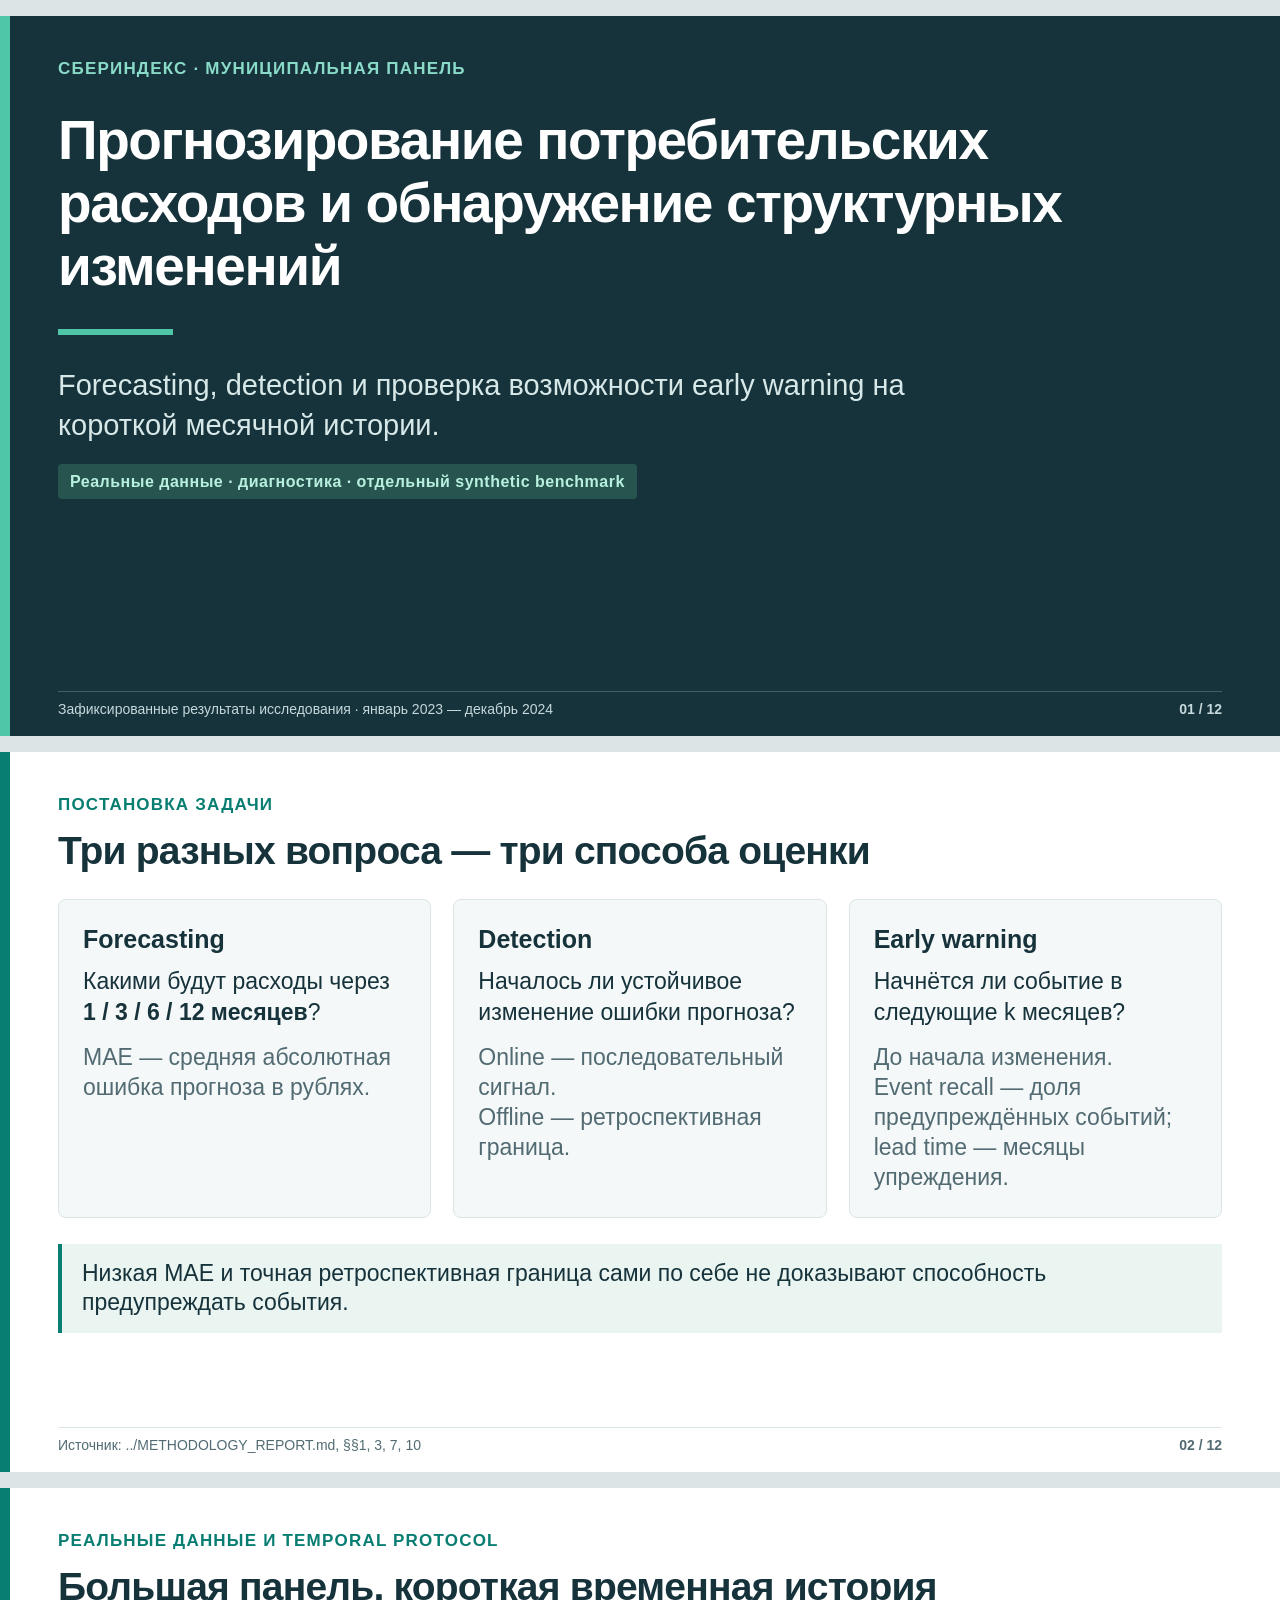
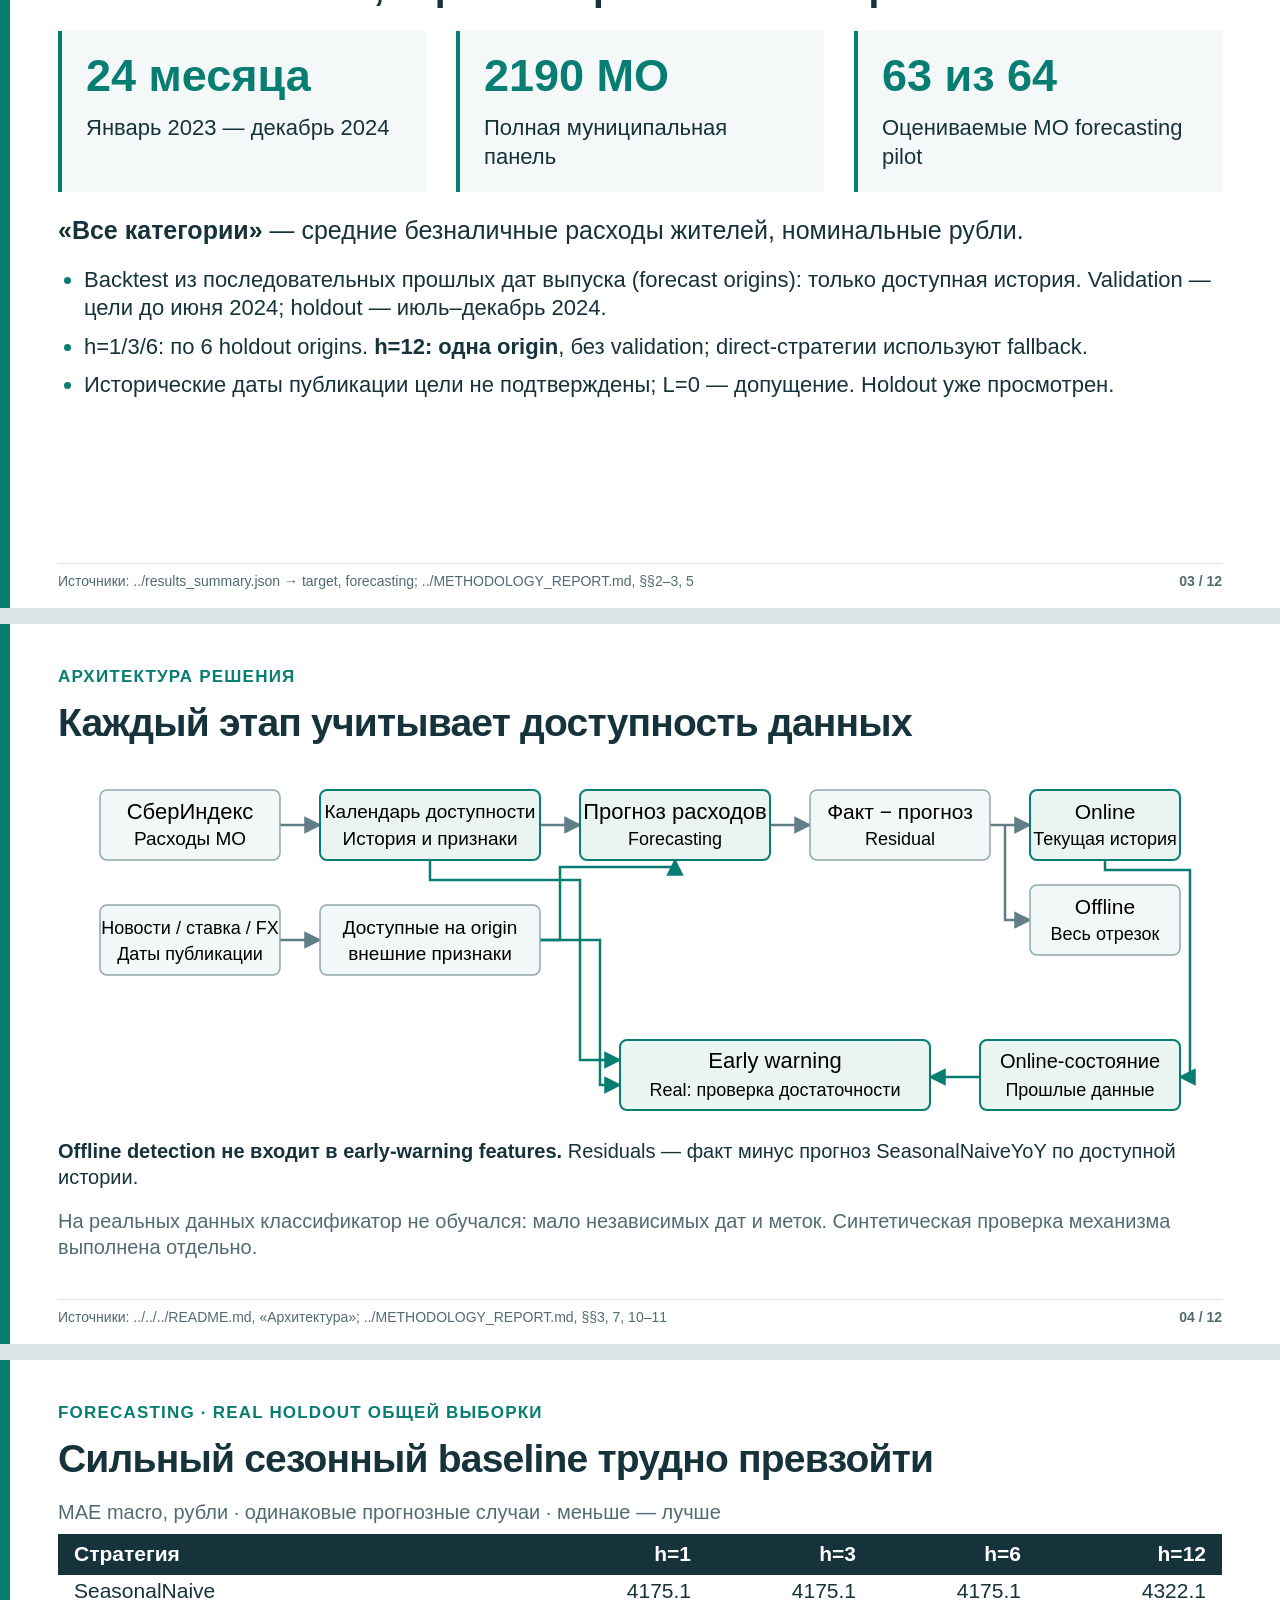
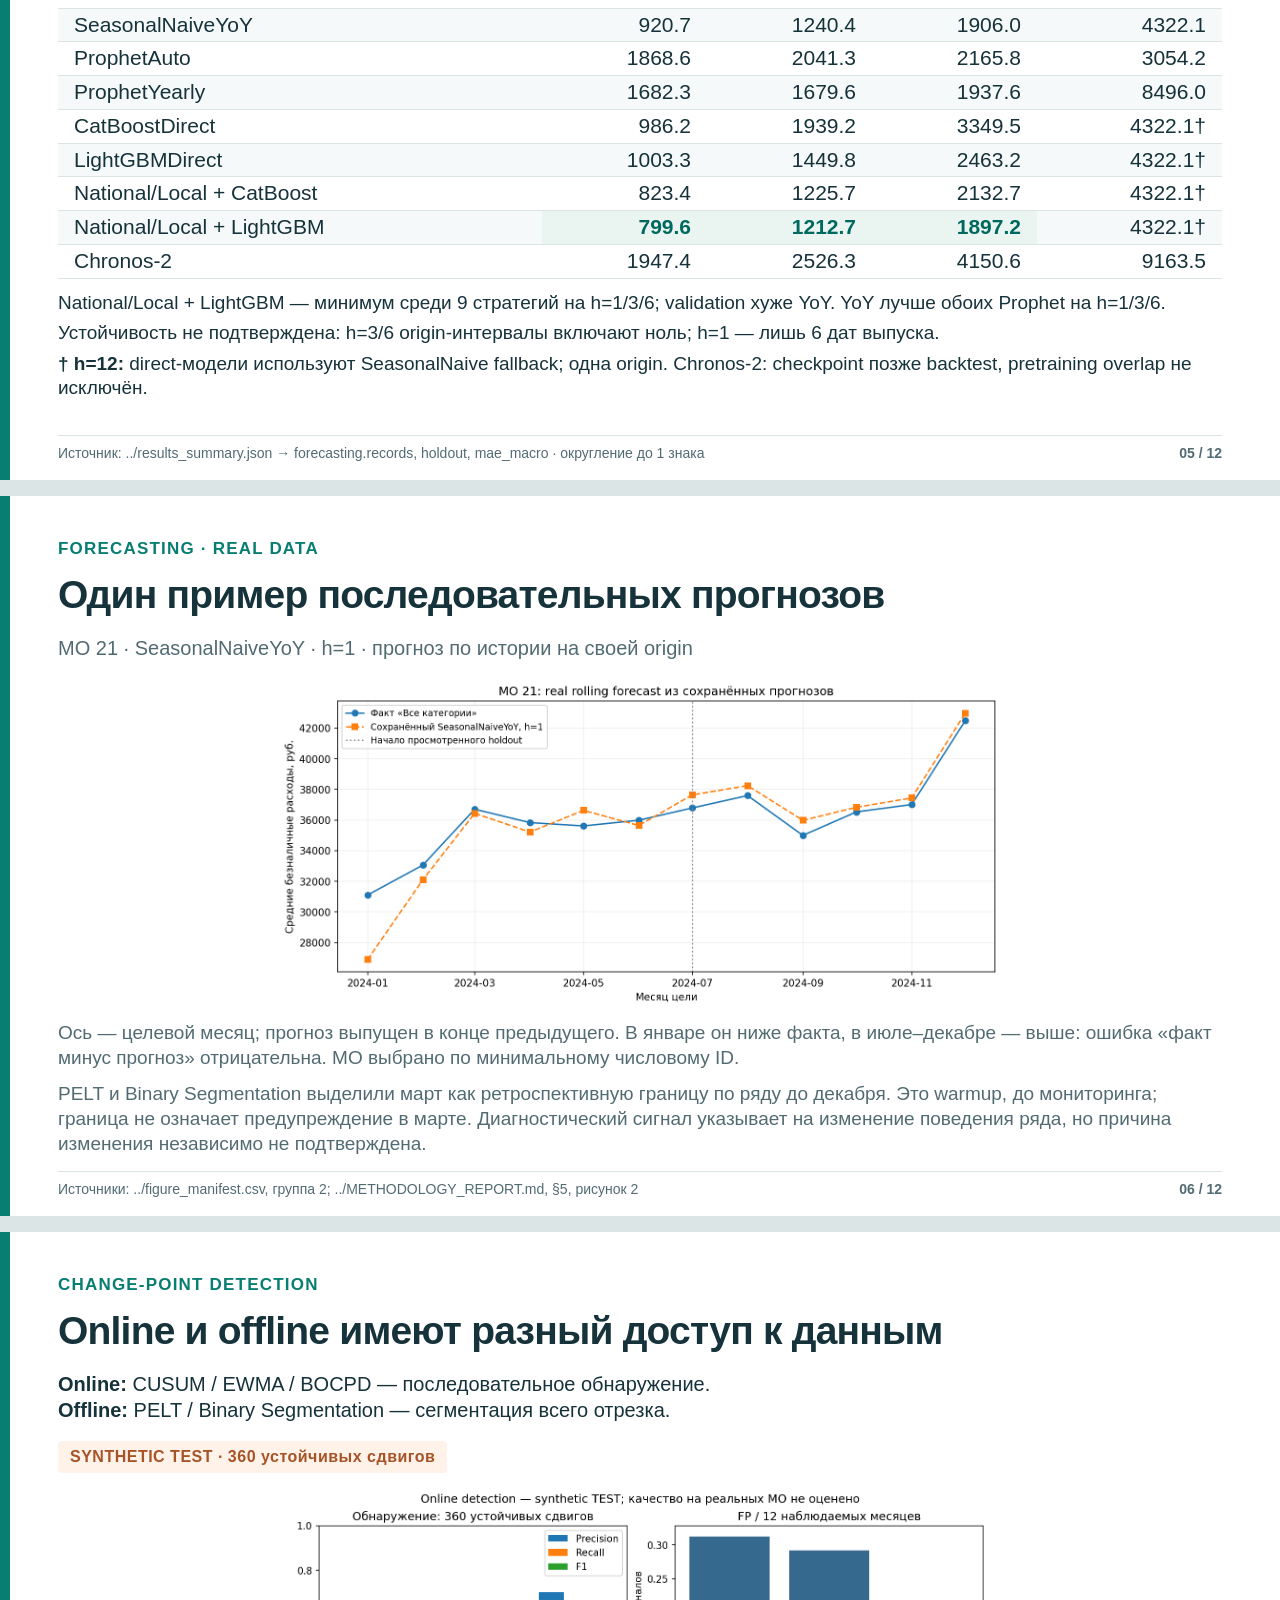
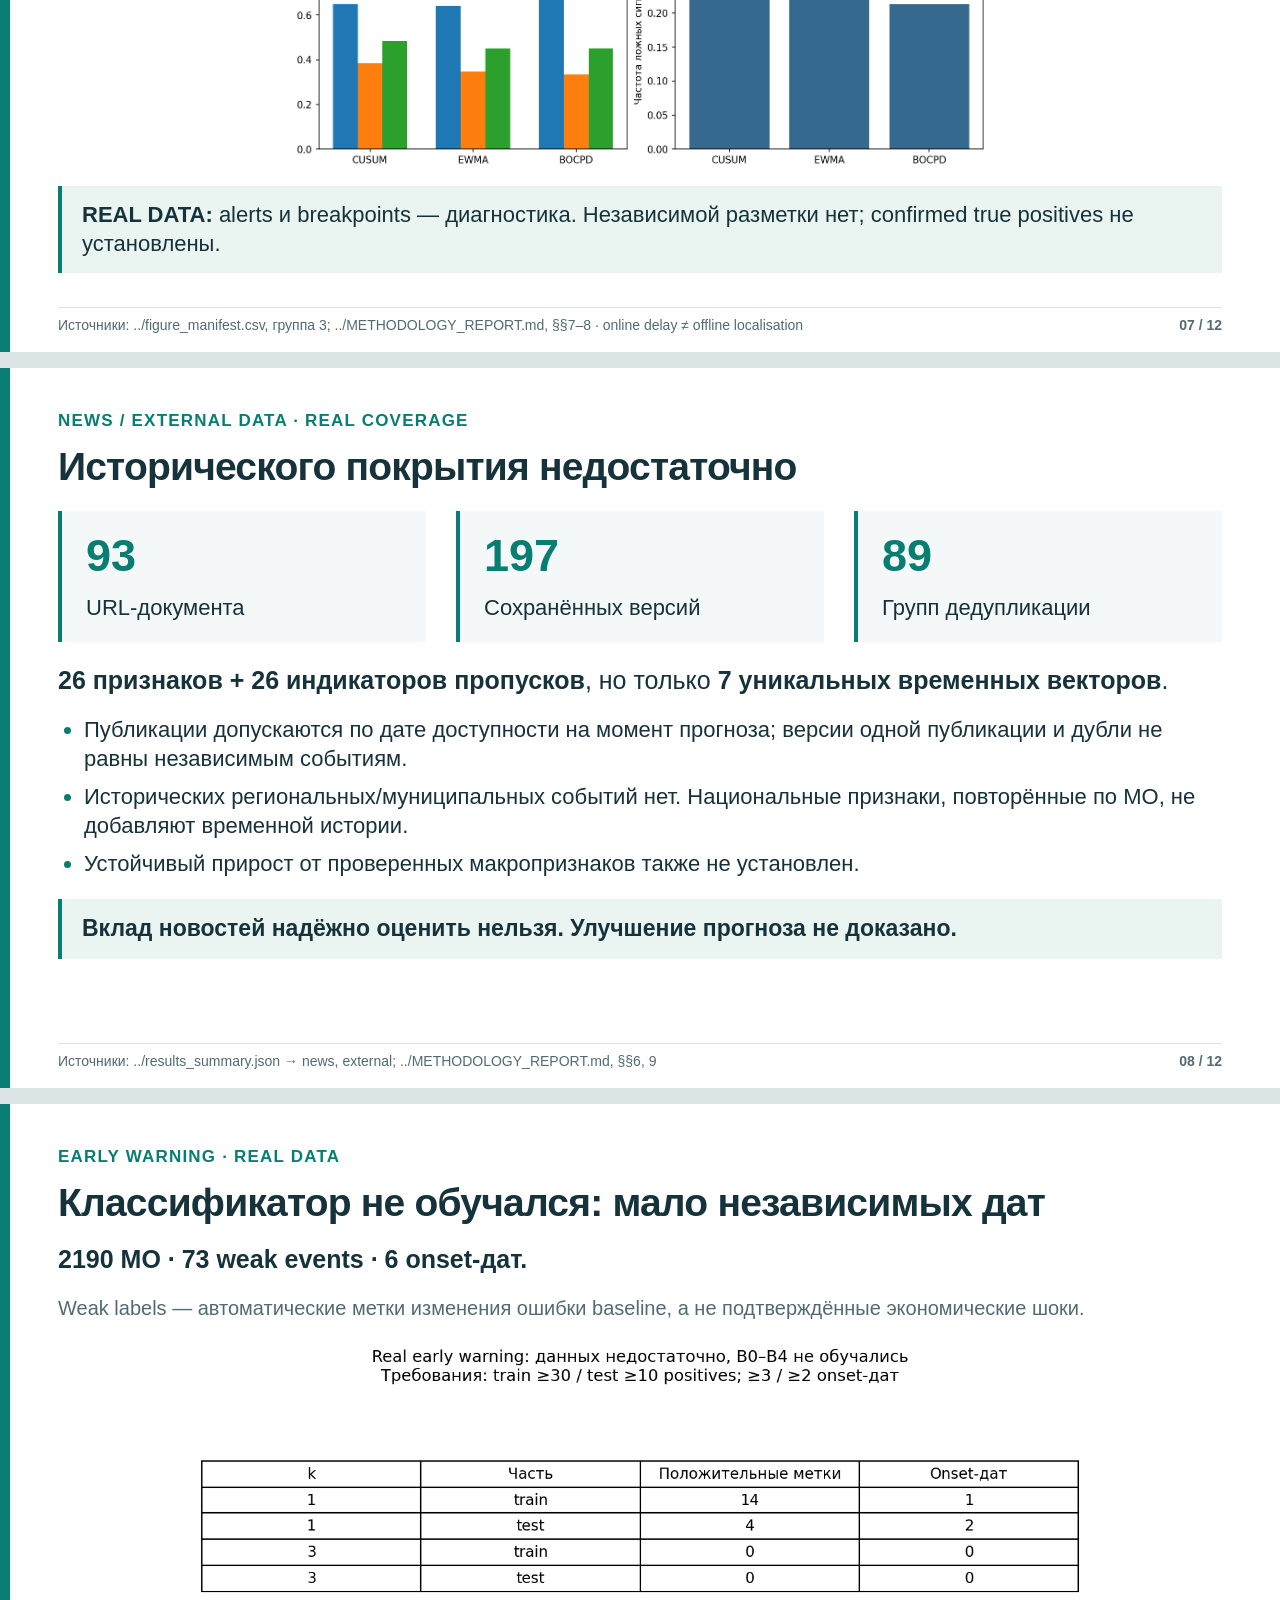
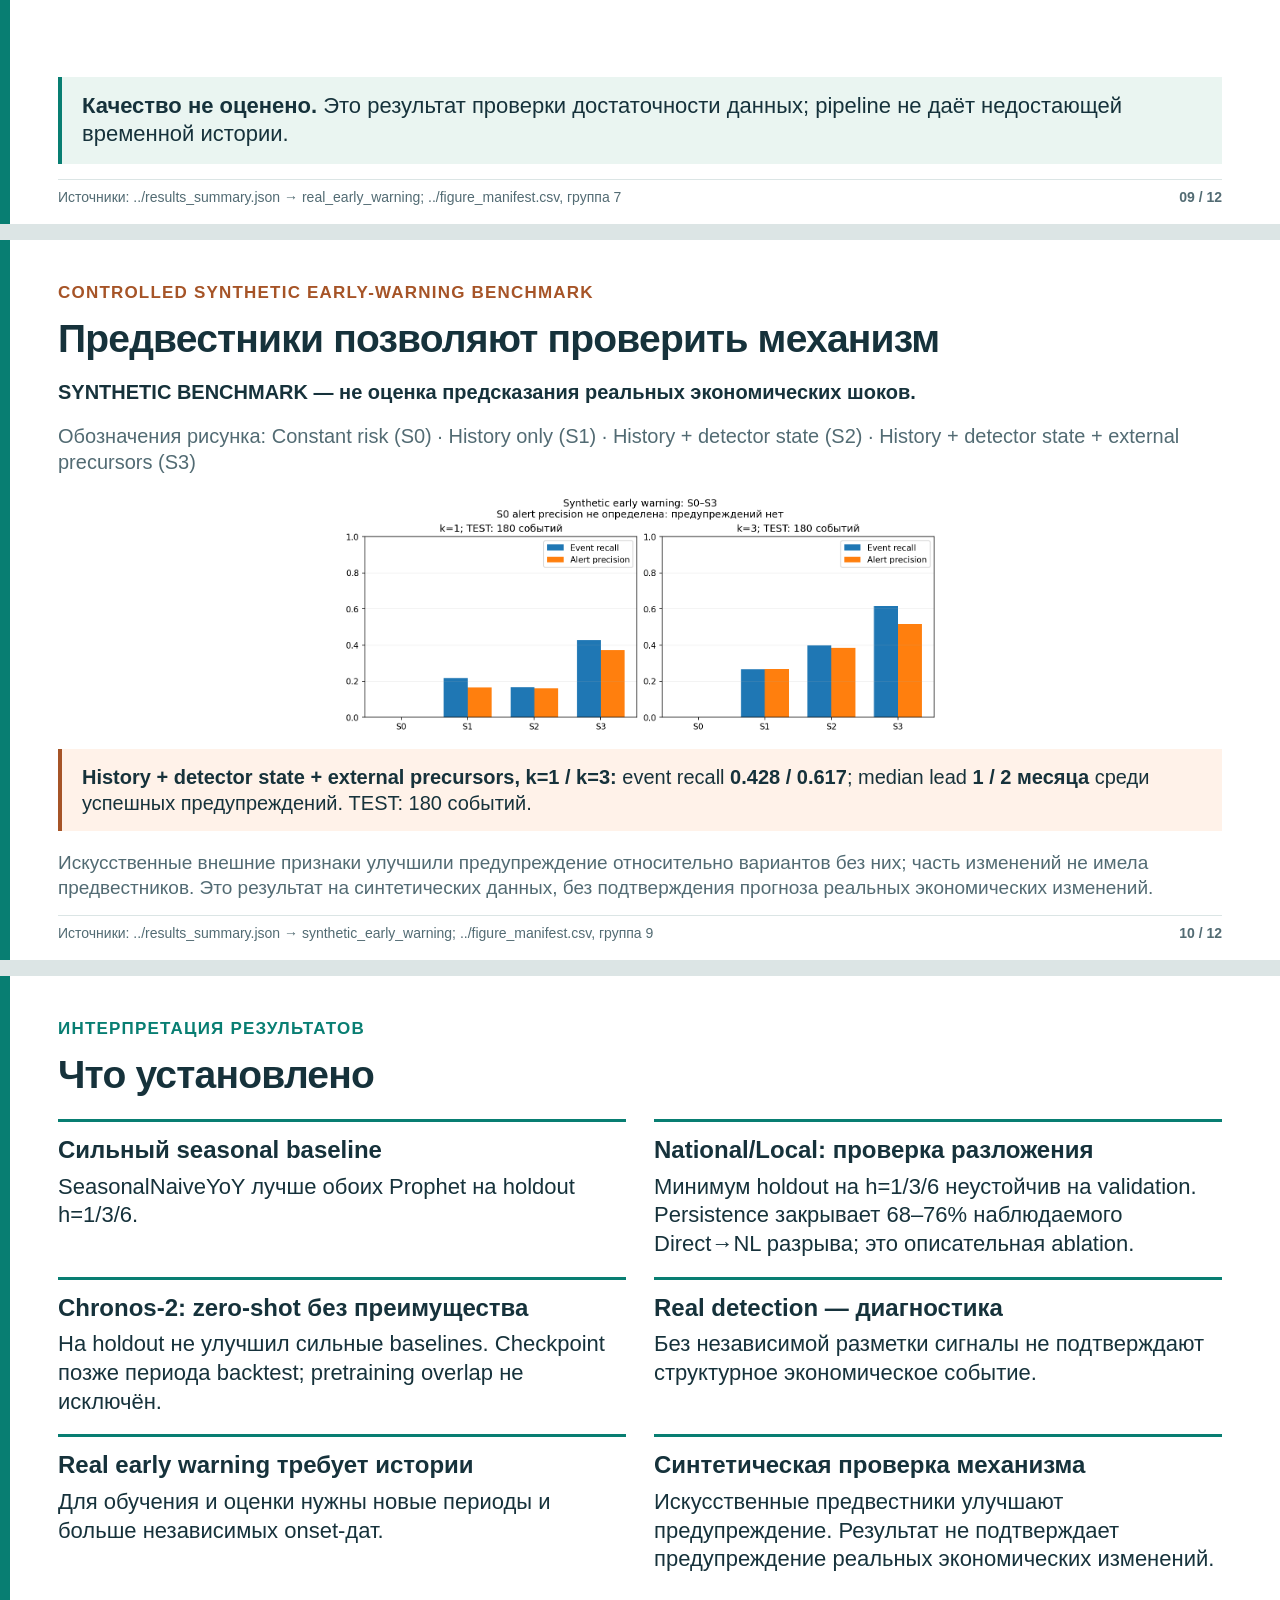
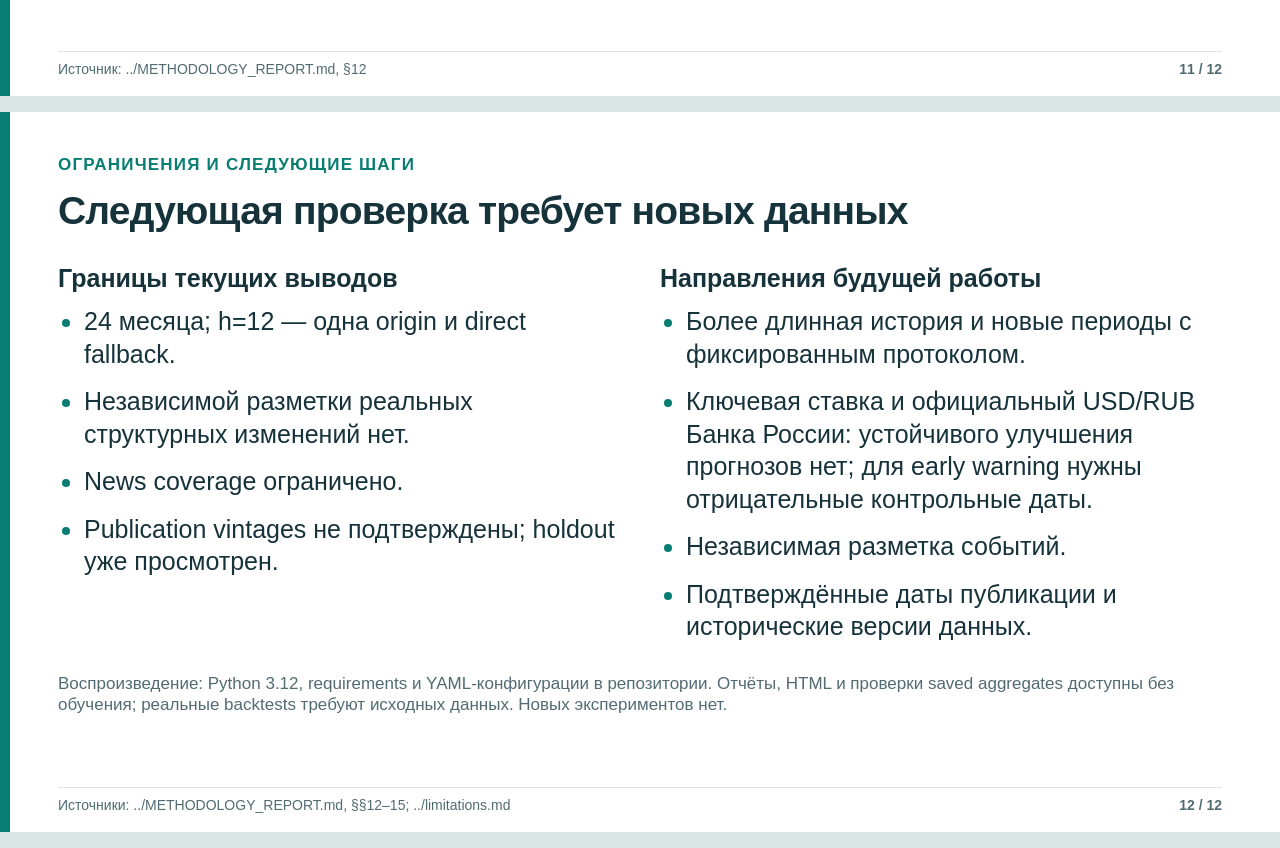
<file: reports/final/presentation/presentation.html>
<!doctype html>
<html lang="ru">
<head>
<meta charset="utf-8">
<meta name="viewport" content="width=device-width, initial-scale=1">
<meta name="color-scheme" content="light">
<title>Прогнозирование расходов и структурные изменения</title>
<style>
:root{--ink:#16323b;--muted:#526b73;--teal:#087e72;--pale:#eaf5f1;--line:#dbe5e5;--orange:#a65427;--orange-pale:#fff2e9}
*{box-sizing:border-box}body{margin:0;background:#dce5e5;color:var(--ink);font-family:Arial,sans-serif}
.slide{width:1280px;height:720px;margin:28px auto;padding:42px 58px 40px;background:white;position:relative;overflow:hidden;break-after:page;page-break-after:always}
.slide:last-child{break-after:auto;page-break-after:auto}.slide:before{content:"";position:absolute;left:0;top:0;bottom:0;width:10px;background:var(--teal)}
.kicker{color:var(--teal);font-size:17px;font-weight:700;letter-spacing:1.2px;text-transform:uppercase;margin:0 0 12px}
h1{font-size:55px;line-height:1.15;letter-spacing:-1.4px;margin:28px 0 24px;max-width:1080px}
h2{font-size:39px;line-height:1.13;letter-spacing:-.8px;margin:0 0 18px}h3{font-size:25px;line-height:1.2;margin:0 0 12px}
p{font-size:25px;line-height:1.35;margin:0 0 18px}.muted{color:var(--muted)}.lead{font-size:29px;line-height:1.4}.small{font-size:20px;line-height:1.3}.tiny{font-size:17px;line-height:1.25}
.tag{display:inline-block;font-size:16px;font-weight:700;letter-spacing:.5px;padding:7px 12px;border-radius:4px;background:var(--pale);color:var(--teal);margin-bottom:14px}
.tag.synthetic{background:var(--orange-pale);color:var(--orange)}.tag.diagnostic{background:#edf1f5;color:#375b7b}
.footer{position:absolute;bottom:19px;left:58px;right:58px;border-top:1px solid var(--line);padding-top:9px;display:flex;justify-content:space-between;gap:24px;font-size:14px;line-height:1.15;color:var(--muted)}
.page{font-weight:700;white-space:nowrap}.cards{display:grid;grid-template-columns:repeat(3,1fr);gap:22px;margin:26px 0}.card{background:#f5f8f8;border:1px solid var(--line);border-radius:8px;padding:24px}.card p{font-size:23px;margin-bottom:15px}.card p:last-child{margin:0}
.number{font-size:61px;line-height:1.1;font-weight:700;color:var(--teal);margin-bottom:12px}.metric-row{display:flex;gap:30px;margin:22px 0}.metric{flex:1;padding:20px 24px;border-left:4px solid var(--teal);background:#f5f8f8}.metric .number{font-size:45px}.metric p{font-size:22px;margin:0}
.callout{background:var(--pale);border-left:4px solid var(--teal);padding:15px 20px;font-size:23px;line-height:1.3;margin:20px 0}.callout.synthetic{background:var(--orange-pale);border-color:var(--orange)}
ul{margin:10px 0 0;padding-left:26px}li{font-size:25px;line-height:1.3;margin:0 0 15px}li::marker{color:var(--teal)}.compact li{font-size:22px;margin-bottom:10px}.two-columns{display:grid;grid-template-columns:1fr 1fr;gap:40px}
.figure{display:block;max-width:100%;object-fit:contain;object-position:center;background:white;margin:0 auto}.caption{font-size:19px;line-height:1.3;color:var(--muted);margin:12px 0 0}
.forecast-table{width:100%;border-collapse:collapse;margin:9px 0 12px;font-size:21px;line-height:1.18;font-variant-numeric:tabular-nums}.forecast-table th{text-align:right;background:var(--ink);color:white;padding:8px 16px;font-size:21px}.forecast-table td{padding:5px 16px;text-align:right;border-bottom:1px solid var(--line)}.forecast-table th:first-child,.forecast-table td:first-child{text-align:left}.forecast-table tbody tr:nth-child(even){background:#f6f9f9}.forecast-table .best{background:var(--pale);color:#00695f;font-weight:700}.forecast-notes p{font-size:19px;line-height:1.25;margin:7px 0}
.slide[data-slide="5"] .forecast-table td{padding-top:4px;padding-bottom:4px}
.findings{margin-top:22px;display:grid;grid-template-columns:1fr 1fr;gap:18px 28px}.finding{border-top:3px solid var(--teal);padding:14px 0 0}.finding h3{font-size:24px;margin-bottom:8px}.finding p{font-size:22px;line-height:1.3;margin:0}
.title-slide{background:var(--ink);color:white}.title-slide:before{background:#50c6a9}.title-slide .kicker{color:#89dbc8}.title-slide .footer{color:#c5d8db;border-color:#41606a}.title-slide .tag{background:#27544f;color:#b8f0df}.title-slide .lead{color:#d7e8e8;max-width:900px}.title-slide .title-rule{width:115px;height:6px;background:#50c6a9;margin:30px 0}
.pipeline{width:100%;height:367px;margin:2px 0}.pipeline text{font-family:Arial,sans-serif}.pipeline .box{fill:#f2f7f7;stroke:#8fa8ad;stroke-width:1.5}.pipeline .accent{fill:#eaf5f1;stroke:#087e72;stroke-width:2}.pipeline .edge{fill:none;stroke:#617e87;stroke-width:2.5;marker-end:url(#arrow)}.pipeline .online-edge{stroke:#087e72;marker-end:url(#green-arrow)}
@page{size:1280px 720px;margin:0}
@media print{html,body{width:1280px;margin:0;background:white;-webkit-print-color-adjust:exact;print-color-adjust:exact}.slide{margin:0;box-shadow:none}.slide:last-child{break-after:auto}}
@media screen and (max-width:1280px){.slide{margin:16px 0}}
body.single-slide{background:white}.single-slide .slide{display:none;margin:0}.single-slide .slide.active{display:block}
</style>
</head>
<body>
<section class="slide title-slide" data-slide="1">
  <p class="kicker">СберИндекс · муниципальная панель</p>
  <h1>Прогнозирование потребительских расходов и обнаружение структурных изменений</h1>
  <div class="title-rule"></div>
  <p class="lead">Forecasting, detection и проверка возможности early warning на короткой месячной истории.</p>
  <p class="tag">Реальные данные · диагностика · отдельный synthetic benchmark</p>
  <div class="footer"><span>Зафиксированные результаты исследования · январь 2023 — декабрь 2024</span><span class="page">01 / 12</span></div>
</section>

<section class="slide" data-slide="2">
  <p class="kicker">Постановка задачи</p><h2>Три разных вопроса — три способа оценки</h2>
  <div class="cards">
    <div class="card"><h3>Forecasting</h3><p>Какими будут расходы через <strong>1 / 3 / 6 / 12 месяцев</strong>?</p><p class="small muted">MAE — средняя абсолютная ошибка прогноза в рублях.</p></div>
    <div class="card"><h3>Detection</h3><p>Началось ли устойчивое изменение ошибки прогноза?</p><p class="small muted">Online — последовательный сигнал.<br>Offline — ретроспективная граница.</p></div>
    <div class="card"><h3>Early warning</h3><p>Начнётся ли событие в следующие k месяцев?</p><p class="small muted">До начала изменения.<br>Event recall — доля предупреждённых событий; lead time — месяцы упреждения.</p></div>
  </div>
  <div class="callout">Низкая MAE и точная ретроспективная граница сами по себе не доказывают способность предупреждать события.</div>
  <div class="footer"><span>Источник: ../METHODOLOGY_REPORT.md, §§1, 3, 7, 10</span><span class="page">02 / 12</span></div>
</section>

<section class="slide" data-slide="3">
  <p class="kicker">Реальные данные и temporal protocol</p><h2>Большая панель, короткая временная история</h2>
  <div class="metric-row">
    <div class="metric"><div class="number">24 месяца</div><p>Январь 2023 — декабрь 2024</p></div>
    <div class="metric"><div class="number">2190 МО</div><p>Полная муниципальная панель</p></div>
    <div class="metric"><div class="number">63 из 64</div><p>Оцениваемые МО forecasting pilot</p></div>
  </div>
  <p><strong>«Все категории»</strong> — средние безналичные расходы жителей, номинальные рубли.</p>
  <ul class="compact">
    <li>Backtest из последовательных прошлых дат выпуска (forecast origins): только доступная история. Validation — цели до июня 2024; holdout — июль–декабрь 2024.</li>
    <li>h=1/3/6: по 6 holdout origins. <strong>h=12: одна origin</strong>, без validation; direct-стратегии используют fallback.</li>
    <li>Исторические даты публикации цели не подтверждены; L=0 — допущение. Holdout уже просмотрен.</li>
  </ul>
  <div class="footer"><span>Источники: ../results_summary.json → target, forecasting; ../METHODOLOGY_REPORT.md, §§2–3, 5</span><span class="page">03 / 12</span></div>
</section>

<section class="slide" data-slide="4">
  <p class="kicker">Архитектура решения</p><h2>Каждый этап учитывает доступность данных</h2>
  <svg class="pipeline" viewBox="0 0 1120 367" role="img" aria-label="Расходы МО и внешние публикации проходят проверку календаря доступности и подготовку признаков. Прогноз и факт формируют ошибку для online и offline detection. Реальный early warning проверен только на достаточность данных; offline-границы не входят в его признаки.">
    <defs><marker id="arrow" viewBox="0 0 10 10" refX="9" refY="5" markerWidth="7" markerHeight="7" orient="auto-start-reverse"><path d="M 0 0 L 10 5 L 0 10 z" fill="#617e87"/></marker><marker id="green-arrow" viewBox="0 0 10 10" refX="9" refY="5" markerWidth="7" markerHeight="7" orient="auto-start-reverse"><path d="M 0 0 L 10 5 L 0 10 z" fill="#087e72"/></marker></defs>
    <path class="edge" d="M200 60 H240"/><path class="edge" d="M460 60 H500"/><path class="edge" d="M690 60 H730"/><path class="edge" d="M910 60 H950"/>
    <path class="edge" d="M925 60 V155 H950"/><path class="edge" d="M200 175 H240"/>
    <path class="edge online-edge" d="M350 95 V115 H500 V295 H540"/>
    <path class="edge online-edge" d="M460 175 H520 V320 H540"/>
    <path class="edge online-edge" d="M460 175 H480 V102 H595 V95"/>
    <path class="edge online-edge" d="M1025 95 V105 H1110 V312 H1100"/><path class="edge online-edge" d="M900 312 H850"/>
    <rect class="box" x="20" y="25" width="180" height="70" rx="7"/><text x="110" y="54" text-anchor="middle" font-size="22">СберИндекс</text><text x="110" y="80" text-anchor="middle" font-size="19">Расходы МО</text>
    <rect class="accent" x="240" y="25" width="220" height="70" rx="7"/><text x="350" y="53" text-anchor="middle" font-size="19">Календарь доступности</text><text x="350" y="80" text-anchor="middle" font-size="19">История и признаки</text>
    <rect class="accent" x="500" y="25" width="190" height="70" rx="7"/><text x="595" y="54" text-anchor="middle" font-size="22">Прогноз расходов</text><text x="595" y="80" text-anchor="middle" font-size="18">Forecasting</text>
    <rect class="box" x="730" y="25" width="180" height="70" rx="7"/><text x="820" y="54" text-anchor="middle" font-size="21">Факт − прогноз</text><text x="820" y="80" text-anchor="middle" font-size="18">Residual</text>
    <rect class="accent" x="950" y="25" width="150" height="70" rx="7"/><text x="1025" y="54" text-anchor="middle" font-size="21">Online</text><text x="1025" y="80" text-anchor="middle" font-size="18">Текущая история</text>
    <rect class="box" x="950" y="120" width="150" height="70" rx="7"/><text x="1025" y="149" text-anchor="middle" font-size="21">Offline</text><text x="1025" y="175" text-anchor="middle" font-size="18">Весь отрезок</text>
    <rect class="box" x="20" y="140" width="180" height="70" rx="7"/><text x="110" y="169" text-anchor="middle" font-size="18">Новости / ставка / FX</text><text x="110" y="195" text-anchor="middle" font-size="18">Даты публикации</text>
    <rect class="box" x="240" y="140" width="220" height="70" rx="7"/><text x="350" y="169" text-anchor="middle" font-size="19">Доступные на origin</text><text x="350" y="195" text-anchor="middle" font-size="19">внешние признаки</text>
    <rect class="accent" x="540" y="275" width="310" height="70" rx="7"/><text x="695" y="303" text-anchor="middle" font-size="22">Early warning</text><text x="695" y="331" text-anchor="middle" font-size="18">Real: проверка достаточности</text>
    <rect class="accent" x="900" y="275" width="200" height="70" rx="7"/><text x="1000" y="303" text-anchor="middle" font-size="20">Online-состояние</text><text x="1000" y="331" text-anchor="middle" font-size="18">Прошлые данные</text>
  </svg>
  <p class="small"><strong>Offline detection не входит в early-warning features.</strong> Residuals — факт минус прогноз SeasonalNaiveYoY по доступной истории.</p>
  <p class="small muted">На реальных данных классификатор не обучался: мало независимых дат и меток. Синтетическая проверка механизма выполнена отдельно.</p>
  <div class="footer"><span>Источники: ../../../README.md, «Архитектура»; ../METHODOLOGY_REPORT.md, §§3, 7, 10–11</span><span class="page">04 / 12</span></div>
</section>

<section class="slide" data-slide="5">
<p class="kicker">Forecasting · real holdout общей выборки</p><h2>Сильный сезонный baseline трудно превзойти</h2>
  <p class="small muted" style="margin-bottom:6px">MAE macro, рубли · одинаковые прогнозные случаи · меньше — лучше</p>
  <table class="forecast-table"><thead><tr><th>Стратегия</th><th>h=1</th><th>h=3</th><th>h=6</th><th>h=12</th></tr></thead><tbody>
    <tr><td>SeasonalNaive</td><td>4175.1</td><td>4175.1</td><td>4175.1</td><td>4322.1</td></tr>
    <tr><td>SeasonalNaiveYoY</td><td>920.7</td><td>1240.4</td><td>1906.0</td><td>4322.1</td></tr>
    <tr><td>ProphetAuto</td><td>1868.6</td><td>2041.3</td><td>2165.8</td><td>3054.2</td></tr>
    <tr><td>ProphetYearly</td><td>1682.3</td><td>1679.6</td><td>1937.6</td><td>8496.0</td></tr>
    <tr><td>CatBoostDirect</td><td>986.2</td><td>1939.2</td><td>3349.5</td><td>4322.1†</td></tr>
    <tr><td>LightGBMDirect</td><td>1003.3</td><td>1449.8</td><td>2463.2</td><td>4322.1†</td></tr>
    <tr><td>National/Local + CatBoost</td><td>823.4</td><td>1225.7</td><td>2132.7</td><td>4322.1†</td></tr>
    <tr><td>National/Local + LightGBM</td><td class="best">799.6</td><td class="best">1212.7</td><td class="best">1897.2</td><td>4322.1†</td></tr>
    <tr><td>Chronos-2</td><td>1947.4</td><td>2526.3</td><td>4150.6</td><td>9163.5</td></tr>
  </tbody></table>
  <div class="forecast-notes">
    <p>National/Local + LightGBM — минимум среди 9 стратегий на h=1/3/6; validation хуже YoY. YoY лучше обоих Prophet на h=1/3/6.</p>
    <p>Устойчивость не подтверждена: h=3/6 origin-интервалы включают ноль; h=1 — лишь 6 дат выпуска.</p>
    <p><strong>† h=12:</strong> direct-модели используют SeasonalNaive fallback; одна origin. Chronos-2: checkpoint позже backtest, pretraining overlap не исключён.</p>
  </div>
  <div class="footer"><span>Источник: ../results_summary.json → forecasting.records, holdout, mae_macro · округление до 1 знака</span><span class="page">05 / 12</span></div>
</section>

<section class="slide" data-slide="6">
  <p class="kicker">Forecasting · real data</p><h2>Один пример последовательных прогнозов</h2>
  <p class="small muted">МО 21 · SeasonalNaiveYoY · h=1 · прогноз по истории на своей origin</p>
  <img class="figure" src="../figures/rolling_forecast.png" alt="Реальные одномесячные прогнозы SeasonalNaiveYoY и факты для МО 21" style="width:1080px;height:330px">
  <p class="caption">Ось — целевой месяц; прогноз выпущен в конце предыдущего. В январе он ниже факта, в июле–декабре — выше: ошибка «факт минус прогноз» отрицательна. МО выбрано по минимальному числовому ID.</p>
  <p class="caption">PELT и Binary Segmentation выделили март как ретроспективную границу по ряду до декабря. Это warmup, до мониторинга; граница не означает предупреждение в марте. Диагностический сигнал указывает на изменение поведения ряда, но причина изменения независимо не подтверждена.</p>
  <div class="footer"><span>Источники: ../figure_manifest.csv, группа 2; ../METHODOLOGY_REPORT.md, §5, рисунок 2</span><span class="page">06 / 12</span></div>
</section>

<section class="slide" data-slide="7">
  <p class="kicker">Change-point detection</p><h2>Online и offline имеют разный доступ к данным</h2>
  <p class="small"><strong>Online:</strong> CUSUM / EWMA / BOCPD — последовательное обнаружение.<br><strong>Offline:</strong> PELT / Binary Segmentation — сегментация всего отрезка.</p>
  <span class="tag synthetic">SYNTHETIC TEST · 360 устойчивых сдвигов</span>
  <img class="figure" src="../figures/online_comparison.png" alt="SYNTHETIC TEST: precision, recall, F1 и ложные сигналы online-детекторов" style="width:1035px;height:285px">
  <div class="callout" style="margin-top:14px;font-size:22px"><strong>REAL DATA:</strong> alerts и breakpoints — диагностика. Независимой разметки нет; confirmed true positives не установлены.</div>
  <div class="footer"><span>Источники: ../figure_manifest.csv, группа 3; ../METHODOLOGY_REPORT.md, §§7–8 · online delay ≠ offline localisation</span><span class="page">07 / 12</span></div>
</section>

<section class="slide" data-slide="8">
  <p class="kicker">News / external data · real coverage</p><h2>Исторического покрытия недостаточно</h2>
  <div class="metric-row">
    <div class="metric"><div class="number">93</div><p>URL-документа</p></div>
    <div class="metric"><div class="number">197</div><p>Сохранённых версий</p></div>
    <div class="metric"><div class="number">89</div><p>Групп дедупликации</p></div>
  </div>
  <p><strong>26 признаков + 26 индикаторов пропусков</strong>, но только <strong>7 уникальных временных векторов</strong>.</p>
  <ul class="compact">
    <li>Публикации допускаются по дате доступности на момент прогноза; версии одной публикации и дубли не равны независимым событиям.</li>
    <li>Исторических региональных/муниципальных событий нет. Национальные признаки, повторённые по МО, не добавляют временной истории.</li>
    <li>Устойчивый прирост от проверенных макропризнаков также не установлен.</li>
  </ul>
  <div class="callout"><strong>Вклад новостей надёжно оценить нельзя. Улучшение прогноза не доказано.</strong></div>
  <div class="footer"><span>Источники: ../results_summary.json → news, external; ../METHODOLOGY_REPORT.md, §§6, 9</span><span class="page">08 / 12</span></div>
</section>

<section class="slide" data-slide="9">
  <p class="kicker">Early warning · real data</p><h2>Классификатор не обучался: мало независимых дат</h2>
  <p><strong>2190 МО · 73 weak events · 6 onset-дат.</strong></p>
  <p class="small muted">Weak labels — автоматические метки изменения ошибки baseline, а не подтверждённые экономические шоки.</p>
  <img class="figure" src="../figures/real_warning_sufficiency.png" alt="Реальная проверка достаточности: k=1, 14 train и 4 test positives, одна и две onset-даты; k=3 разбиение непригодно" style="width:1080px;height:326px">
  <div class="callout" style="margin-top:12px;font-size:22px"><strong>Качество не оценено.</strong> Это результат проверки достаточности данных; pipeline не даёт недостающей временной истории.</div>
  <div class="footer"><span>Источники: ../results_summary.json → real_early_warning; ../figure_manifest.csv, группа 7</span><span class="page">09 / 12</span></div>
</section>

<section class="slide" data-slide="10">
  <p class="kicker" style="color:var(--orange)">Controlled synthetic early-warning benchmark</p><h2>Предвестники позволяют проверить механизм</h2>
  <p class="small"><strong>SYNTHETIC BENCHMARK — не оценка предсказания реальных экономических шоков.</strong></p>
  <p class="small muted">Обозначения рисунка: Constant risk (S0) · History only (S1) · History + detector state (S2) · History + detector state + external precursors (S3)</p>
  <img class="figure" src="../figures/synthetic_event_performance.png" alt="SYNTHETIC TEST: event recall и alert precision четырёх early-warning стратегий, 180 событий" style="width:1050px;height:244px">
  <div class="callout synthetic" style="margin-top:12px;font-size:20px"><strong>History + detector state + external precursors, k=1 / k=3:</strong> event recall <strong>0.428 / 0.617</strong>; median lead <strong>1 / 2 месяца</strong> среди успешных предупреждений. TEST: 180 событий.</div>
  <p class="caption">Искусственные внешние признаки улучшили предупреждение относительно вариантов без них; часть изменений не имела предвестников. Это результат на синтетических данных, без подтверждения прогноза реальных экономических изменений.</p>
  <div class="footer"><span>Источники: ../results_summary.json → synthetic_early_warning; ../figure_manifest.csv, группа 9</span><span class="page">10 / 12</span></div>
</section>

<section class="slide" data-slide="11">
  <p class="kicker">Интерпретация результатов</p><h2>Что установлено</h2>
  <div class="findings">
    <div class="finding"><h3>Сильный seasonal baseline</h3><p>SeasonalNaiveYoY лучше обоих Prophet на holdout h=1/3/6.</p></div>
    <div class="finding"><h3>National/Local: проверка разложения</h3><p>Минимум holdout на h=1/3/6 неустойчив на validation. Persistence закрывает 68–76% наблюдаемого Direct→NL разрыва; это описательная ablation.</p></div>
    <div class="finding"><h3>Chronos-2: zero-shot без преимущества</h3><p>На holdout не улучшил сильные baselines. Checkpoint позже периода backtest; pretraining overlap не исключён.</p></div>
    <div class="finding"><h3>Real detection — диагностика</h3><p>Без независимой разметки сигналы не подтверждают структурное экономическое событие.</p></div>
    <div class="finding"><h3>Real early warning требует истории</h3><p>Для обучения и оценки нужны новые периоды и больше независимых onset-дат.</p></div>
    <div class="finding"><h3>Синтетическая проверка механизма</h3><p>Искусственные предвестники улучшают предупреждение. Результат не подтверждает предупреждение реальных экономических изменений.</p></div>
  </div>
  <div class="footer"><span>Источник: ../METHODOLOGY_REPORT.md, §12</span><span class="page">11 / 12</span></div>
</section>

<section class="slide" data-slide="12">
  <p class="kicker">Ограничения и следующие шаги</p><h2>Следующая проверка требует новых данных</h2>
  <div class="two-columns" style="margin-top:30px">
    <div><h3>Границы текущих выводов</h3><ul><li>24 месяца; h=12 — одна origin и direct fallback.</li><li>Независимой разметки реальных структурных изменений нет.</li><li>News coverage ограничено.</li><li>Publication vintages не подтверждены; holdout уже просмотрен.</li></ul></div>
    <div><h3>Направления будущей работы</h3><ul><li>Более длинная история и новые периоды с фиксированным протоколом.</li><li>Ключевая ставка и официальный USD/RUB Банка России: устойчивого улучшения прогнозов нет; для early warning нужны отрицательные контрольные даты.</li><li>Независимая разметка событий.</li><li>Подтверждённые даты публикации и исторические версии данных.</li></ul></div>
  </div>
  <p class="tiny muted" style="margin-top:15px">Воспроизведение: Python 3.12, requirements и YAML-конфигурации в репозитории. Отчёты, HTML и проверки saved aggregates доступны без обучения; реальные backtests требуют исходных данных. Новых экспериментов нет.</p>
  <div class="footer"><span>Источники: ../METHODOLOGY_REPORT.md, §§12–15; ../limitations.md</span><span class="page">12 / 12</span></div>
</section>
<script>
const selectedSlide = Number(new URLSearchParams(window.location.search).get('slide'));
if (selectedSlide >= 1 && selectedSlide <= 12) {
  document.body.classList.add('single-slide');
  document.querySelector('[data-slide="' + selectedSlide + '"]').classList.add('active');
}
window.presentationLayoutCheck = () => Array.from(document.querySelectorAll('.slide')).map(slide => {
  const footer = slide.querySelector('.footer').getBoundingClientRect();
  const content = Array.from(slide.children).filter(el => !el.classList.contains('footer'));
  return {slide: Number(slide.dataset.slide), footerOverlap: content.some(el => el.getBoundingClientRect().bottom > footer.top - 7), horizontalOverflow: content.some(el => el.scrollWidth > el.clientWidth + 1), imageFailures: Array.from(slide.querySelectorAll('img')).filter(img => !img.complete || img.naturalWidth === 0).length};
});
window.addEventListener('load', () => {
  if (new URLSearchParams(window.location.search).has('check')) {
    const report = document.createElement('script');
    report.id = 'layout-check';
    report.type = 'application/json';
    report.textContent = JSON.stringify(window.presentationLayoutCheck());
    document.body.appendChild(report);
  }
});
</script>
</body>
</html>
</file>
<file: docs/assets/project-report.css>
:root {
  color-scheme:light;
  --paper:#f7f6f2;
  --surface:#fff;
  --ink:#202e32;
  --muted:#56666b;
  --line:#d4dbd8;
  --accent:#246153;
  --accent-soft:#e7eeea;
  --warm:#875322;
  --warm-soft:#f0e7d9;
  --positive:#286b59;
  --negative:#596b99;
  --unknown:#687277;
  --header:#f7f6f2;
  --serif:Georgia,"Times New Roman",serif;
  --sans:"Segoe UI",Arial,sans-serif
}
html[data-theme="dark"] {
  color-scheme:dark;
  --paper:#172125;
  --surface:#1e2c30;
  --ink:#edf1ec;
  --muted:#aabbbd;
  --line:#45575b;
  --accent:#9dd8c4;
  --accent-soft:#243d35;
  --warm:#e8ba81;
  --warm-soft:#3d3227;
  --positive:#a3d6bc;
  --negative:#abbfe6;
  --unknown:#b7c2c5;
  --header:#172125
}
* {
  box-sizing:border-box
}
html {
  scroll-behavior:smooth;
  scroll-padding-top:90px
}
body {
  margin:0;
  background:var(--paper);
  color:var(--ink);
  font-family:var(--sans);
  font-size:17px;
  line-height:1.65;
  -webkit-font-smoothing:antialiased
}
a {
  color:var(--accent);
  text-decoration-thickness:1px;
  text-underline-offset:4px
}
a:hover {
  text-decoration-thickness:2px
}
button,input,select {
  font:inherit
}
button,select {
  cursor:pointer
}
button {
  color:var(--ink)
}
button,input,select {
  border:1px solid var(--line);
  background:var(--surface);
  border-radius:3px
}
button {
  min-height:44px;
  padding:8px 15px
}
input,select {
  min-height:44px;
  padding:8px 11px;
  color:var(--ink)
}
:focus-visible {
  outline:3px solid var(--accent);
  outline-offset:4px
}
p {
  margin:0 0 1.05em
}
h1,h2,h3 {
  font-weight:500;
  line-height:1.15
}
h1,h2 {
  font-family:var(--serif)
}
h1 {
  font-size:clamp(38px,4.3vw,64px);
  letter-spacing:-1.6px;
  max-width:980px;
  margin:16px 0 28px
}
h2 {
  font-size:clamp(30px,3vw,43px);
  letter-spacing:-.7px;
  margin:6px 0 0
}
h3 {
  font-size:22px;
  margin:0 0 18px
}
h3 a {
  text-decoration:none
}
strong {
  font-weight:600
}
figure {
  margin:0
}
figcaption {
  color:var(--muted);
  font-size:14px;
  line-height:1.55
}
img {
  max-width:100%;
  height:auto;
  display:block
}
[hidden] {
  display:none!important
}
.wrap {
  width:min(1120px,calc(100% - 80px));
  margin-inline:auto
}
.site-header {
  min-height:78px;
  display:flex;
  align-items:center;
  justify-content:space-between;
  gap:20px;
  padding:14px max(32px,calc((100vw - 1320px)/2));
  border-bottom:1px solid var(--line);
  position:sticky;
  top:0;
  background:var(--header);
  z-index:10
}
.wordmark {
  font-size:17px;
  font-weight:650;
  color:var(--ink);
  text-decoration:none;
  white-space:nowrap
}
.wordmark span {
  font-size:13px;
  font-weight:400;
  color:var(--muted)
}
.site-header nav {
  display:flex;
  gap:23px;
  align-items:center
}
.site-header nav a {
  font-size:14px;
  color:var(--ink);
  text-decoration:none;
  white-space:nowrap
}
.theme-toggle {
  font-size:13px;
  white-space:nowrap;
  padding-inline:12px;
  background:transparent
}
.skip-link {
  position:fixed;
  top:-100px;
  left:20px;
  padding:10px;
  background:var(--surface);
  z-index:100
}
.skip-link:focus {
  top:14px
}
.hero {
  padding-top:72px;
  padding-bottom:54px
}
.eyebrow {
  font-size:12px;
  letter-spacing:1.7px;
  text-transform:uppercase;
  font-weight:650;
  color:var(--muted);
  margin:0
}
.hero-deck {
  font-size:21px;
  line-height:1.65;
  max-width:760px;
  color:var(--muted)
}
.hero-links {
  display:flex;
  flex-wrap:wrap;
  gap:24px;
  align-items:center;
  margin:32px 0 46px;
  font-size:15px
}
.primary-link {
  background:var(--accent);
  color:var(--paper);
  padding:12px 19px;
  text-decoration:none;
  display:inline-flex;
  gap:22px;
  align-items:center
}
.facts-strip {
  display:grid;
  grid-template-columns:repeat(4,1fr);
  margin:0;
  border-top:1px solid var(--line);
  padding-top:25px;
  gap:20px
}
.facts-strip dt {
  font-size:13px;
  color:var(--muted)
}
.facts-strip dd {
  font-size:32px;
  margin:8px 0 0;
  font-weight:500;
  letter-spacing:-.8px
}
.section {
  padding-top:64px;
  padding-bottom:64px;
  border-top:1px solid var(--line)
}
.section-heading {
  display:flex;
  gap:24px;
  align-items:flex-start;
  margin-bottom:32px
}
.section-number {
  font-family:var(--serif);
  font-size:19px;
  color:var(--accent);
  padding-top:4px;
  min-width:25px
}
.task-grid {
  display:grid;
  grid-template-columns:repeat(3,1fr);
  gap:35px
}
.task-grid article {
  border-top:2px solid var(--ink);
  padding-top:18px
}
.task-index {
  font-size:12px;
  color:var(--muted);
  display:block;
  margin-bottom:21px
}
.task-grid h3 {
  font-size:25px
}
.task-grid p {
  font-size:16px
}
.task-question {
  color:var(--accent);
  font-weight:600;
  margin-top:24px
}
.timing-diagram {
  display:flex;
  align-items:center;
  gap:18px;
  padding:30px 0 16px;
  font-size:14px
}
.timing-line {
  height:1px;
  background:var(--line);
  flex:1
}
.onset-pin {
  border-left:2px solid var(--warm);
  padding:10px 14px;
  color:var(--warm);
  background:var(--warm-soft)
}
.margin-note,.source-note {
  color:var(--muted);
  font-size:14px
}
.margin-note {
  padding-left:18px;
  border-left:2px solid var(--line);
  margin-top:22px
}
.source-note {
  margin-top:20px
}
.two-column {
  display:grid;
  grid-template-columns:1.15fr 1fr;
  gap:60px
}
.lead {
  font-size:21px;
  line-height:1.6;
  max-width:880px
}
.quality-list {
  margin:0
}
.quality-list div {
  display:flex;
  align-items:baseline;
  justify-content:space-between;
  gap:22px;
  border-bottom:1px solid var(--line);
  padding:13px 0
}
.quality-list dt {
  font-size:15px;
  color:var(--muted)
}
.quality-list dd {
  margin:0;
  font-size:26px;
  white-space:nowrap;
  font-variant-numeric:tabular-nums
}
.protocol-band {
  display:grid;
  grid-template-columns:repeat(3,1fr);
  gap:26px;
  padding-top:24px;
  margin-top:35px;
  border-top:1px solid var(--line);
  font-size:15px
}
.protocol-band>div>p:first-child {
  font-weight:600;
  margin-bottom:8px
}
.pipeline {
  padding:0;
  list-style:none;
  display:grid;
  grid-template-columns:repeat(4,1fr);
  gap:16px;
  margin:0 0 26px
}
.pipeline li {
  padding:20px 24px 20px 0;
  border-top:2px solid var(--accent);
  position:relative;
  font-size:16px
}
.pipeline li:not(:last-child):after {
  content:"→";
  position:absolute;
  right:0;
  top:42px;
  color:var(--accent)
}
.pipeline span {
  display:block;
  font-size:12px;
  color:var(--muted);
  margin-bottom:10px
}
.pipeline-branches {
  display:grid;
  grid-template-columns:1fr 1fr;
  gap:32px;
  margin:20px 0 28px
}
.pipeline-branches>div {
  border-left:2px solid var(--line);
  padding-left:22px;
  font-size:15px
}
.pipeline-branches>div:first-child {
  border-color:var(--accent)
}
.pipeline-branches h3 {
  font-size:18px
}
.inline-definition {
  font-size:16px
}
.results-section {
  background:var(--surface)
}
.comparison-scope {
  display:grid;
  grid-template-columns:1fr 1fr;
  gap:40px;
  padding:24px 0;
  border-block:1px solid var(--line);
  margin:28px 0;
  font-size:15px
}
.comparison-scope p:last-child {
  margin-bottom:0
}
.split-definitions {
  font-size:14px;
  color:var(--muted)
}
.chart-toolbar {
  display:flex;
  align-items:center;
  justify-content:space-between;
  flex-wrap:wrap;
  gap:20px;
  margin:25px 0
}
.chart-toolbar p {
  font-size:13px;
  color:var(--muted);
  margin:0
}
.segmented {
  display:flex;
  flex-wrap:wrap;
  gap:5px
}
.segmented button {
  font-size:14px;
  border-color:var(--line);
  background:var(--paper)
}
.segmented button[aria-pressed="true"] {
  background:var(--accent);
  border-color:var(--accent);
  color:var(--paper)
}
.select-label {
  display:flex;
  align-items:center;
  gap:10px;
  font-size:14px;
  color:var(--muted)
}
.select-label select {
  font-size:14px
}
.interactive-chart {
  margin:28px 0 16px
}
.interactive-chart>figcaption {
  font-size:14px;
  color:var(--ink);
  margin-bottom:24px
}
.bar-chart {
  display:grid;
  gap:13px
}
.bar-row {
  display:grid;
  grid-template-columns:245px 1fr 86px;
  align-items:center;
  gap:16px;
  min-height:28px;
  font-size:14px
}
.bar-label {
  line-height:1.35
}
.bar-label small {
  display:block;
  font-size:11px;
  color:var(--warm)
}
.bar-track {
  height:23px;
  background:var(--accent-soft);
  position:relative
}
.bar-fill {
  height:100%;
  background:var(--accent);
  min-width:1px;
  transition:width .3s
}
.bar-row[data-family="offline"] .bar-fill {
  background:var(--muted)
}
.bar-row.is-baseline .bar-fill {
  background:var(--warm)
}
.bar-value {
  text-align:right;
  font-variant-numeric:tabular-nums
}
.chart-status {
  font-size:13px;
  color:var(--muted);
  margin:20px 0 0
}
.caution {
  font-size:15px;
  line-height:1.7;
  border-left:3px solid var(--warm);
  padding:15px 22px;
  background:var(--warm-soft);
  margin:30px 0
}
.data-table-disclosure,.method-details,.synthetic-subsection {
  border-top:1px solid var(--line);
  padding-top:14px;
  margin-top:26px
}
.data-table-disclosure summary,.method-details summary,.synthetic-subsection summary {
  font-size:15px;
  font-weight:600;
  cursor:pointer;
  padding:8px 0 16px
}
.table-scroll {
  overflow-x:auto;
  max-width:100%;
  margin:10px 0 20px
}
table {
  border-collapse:collapse;
  width:100%;
  text-align:left;
  font-size:14px;
  font-variant-numeric:tabular-nums
}
caption {
  text-align:left;
  font-size:13px;
  color:var(--muted);
  margin-bottom:13px
}
th {
  font-weight:600;
  white-space:nowrap
}
th,td {
  padding:12px 14px;
  border-bottom:1px solid var(--line)
}
th:first-child,td:first-child {
  padding-left:0
}
thead th {
  border-top:1px solid var(--line);
  font-size:12px;
  color:var(--muted)
}
td:not(:first-child) {
  white-space:nowrap
}
tfoot td {
  font-size:12px;
  color:var(--muted);
  white-space:normal
}
.interpretation {
  display:grid;
  grid-template-columns:repeat(3,1fr);
  gap:30px;
  margin:37px 0 15px;
  font-size:15px
}
.interpretation strong {
  display:block;
  margin-bottom:9px
}
.definition-grid {
  display:grid;
  grid-template-columns:1fr 1fr;
  gap:0 32px;
  font-size:14px
}
.definition-grid a {
  font-weight:600
}
.forecast-example {
  margin:45px 0 0
}
.forecast-example img {
  background:#fff;
  border:1px solid var(--line)
}
.forecast-example figcaption {
  max-width:790px;
  margin-top:15px
}
.detection-modes {
  gap:48px;
  margin-bottom:25px
}
.benchmark-label {
  font-size:15px;
  border-top:1px solid var(--line);
  margin-top:26px;
  padding-top:24px
}
.financial-section {
  background:var(--accent-soft)
}
.financial-chart-grid {
  display:grid;
  grid-template-columns:1fr 1fr;
  gap:36px;
  margin:35px 0 0
}
.financial-chart-grid figcaption {
  color:var(--ink);
  margin-bottom:14px
}
.line-chart svg {
  display:block;
  width:100%;
  height:auto;
  overflow:visible
}
.line-chart text {
  font-family:var(--sans);
  font-size:12px;
  fill:var(--muted)
}
.line-chart .grid-line {
  stroke:var(--line);
  stroke-width:1
}
.line-chart .series {
  fill:none;
  stroke:var(--accent);
  stroke-width:3;
  stroke-linejoin:round;
  stroke-linecap:round
}
.line-chart .point {
  fill:var(--accent);
  stroke:var(--paper);
  stroke-width:2
}
.financial-result {
  display:grid;
  grid-template-columns:160px 1fr;
  gap:35px;
  border-block:1px solid var(--line);
  padding:28px 0 12px;
  margin:24px 0
}
.financial-result .result-number {
  font-family:var(--serif);
  font-size:48px;
  line-height:1.25;
  color:var(--accent)
}
.subsection-title {
  margin-top:35px
}
.cohort-chart {
  display:grid;
  grid-template-columns:repeat(12,1fr);
  gap:7px;
  margin:22px 0 15px
}
.cohort-date {
  min-height:82px;
  padding:12px 5px;
  border:1px solid var(--line);
  font-size:12px;
  text-align:center;
  background:var(--surface)
}
.cohort-date span {
  display:block;
  margin-top:12px;
  font-size:16px;
  font-weight:600
}
.cohort-date[data-status="positive"] {
  color:var(--positive);
  border-bottom:3px solid var(--positive);
  background:var(--accent-soft)
}
.cohort-date[data-status="negative"] {
  color:var(--negative);
  border-bottom:3px solid var(--negative)
}
.cohort-date[data-status="unknown"] {
  color:var(--unknown);
  border-bottom:3px dashed var(--unknown)
}
.cohort-legend {
  display:flex;
  gap:23px;
  flex-wrap:wrap;
  font-size:12px;
  color:var(--muted);
  margin:18px 0 24px
}
.cohort-legend>span:before {
  content:"";
  display:inline-block;
  height:3px;
  width:18px;
  margin-right:8px;
  vertical-align:middle;
  background:var(--positive)
}
.cohort-legend .negative-key:before {
  background:var(--negative)
}
.cohort-legend .unknown-key:before {
  background:none;
  border-bottom:3px dashed var(--unknown)
}
.label-definitions {
  grid-template-columns:repeat(3,1fr);
  margin-top:24px;
  font-size:13px
}
.synthetic-subsection {
  padding-top:20px;
  font-size:14px
}
.conclusion-list {
  list-style:none;
  counter-reset:findings;
  margin:0;
  padding:0
}
.conclusion-list li {
  counter-increment:findings;
  display:grid;
  grid-template-columns:32px 1fr;
  gap:20px;
  padding:23px 0;
  border-bottom:1px solid var(--line);
  font-size:16px
}
.conclusion-list li:before {
  content:counter(findings,decimal-leading-zero);
  color:var(--accent);
  font-family:var(--serif);
  font-size:21px
}
.conclusion-list p {
  margin:0
}
.limitations-grid {
  display:grid;
  grid-template-columns:repeat(3,1fr);
  gap:28px 35px;
  list-style:none;
  padding:0;
  margin:0 0 35px;
  font-size:14px;
  color:var(--muted)
}
.limitations-grid strong {
  display:block;
  font-size:17px;
  color:var(--ink);
  margin-bottom:10px
}
.document-links {
  display:grid;
  grid-template-columns:1fr 1fr;
  gap:0 35px;
  border-top:1px solid var(--line)
}
.document-links a {
  display:flex;
  justify-content:space-between;
  gap:15px;
  padding:17px 0;
  border-bottom:1px solid var(--line);
  text-decoration:none;
  font-size:15px
}
.glossary-section {
  background:var(--surface)
}
.glossary-controls {
  display:grid;
  grid-template-columns:1fr 285px auto;
  gap:18px;
  align-items:end;
  margin:30px 0 16px
}
.glossary-controls label {
  display:grid;
  gap:8px;
  font-size:13px;
  color:var(--muted)
}
.glossary-controls button {
  font-size:14px
}
.glossary-group {
  margin-top:36px
}
.glossary-group h3 {
  font-size:17px;
  font-weight:600;
  border-bottom:2px solid var(--ink);
  padding:10px 0 16px;
  margin:0
}
.glossary-term {
  border-bottom:1px solid var(--line);
  scroll-margin-top:95px
}
.glossary-term summary {
  display:flex;
  justify-content:space-between;
  align-items:center;
  gap:20px;
  list-style:none;
  cursor:pointer;
  font-size:16px;
  padding:18px 0;
  min-height:56px
}
.glossary-term summary::-webkit-details-marker {
  display:none
}
.glossary-term summary:after {
  content:"+";
  font-size:22px;
  font-weight:400;
  color:var(--muted)
}
.glossary-term[open] summary:after {
  content:"−"
}
.glossary-term .glossary-definition {
  font-size:15px;
  color:var(--muted);
  max-width:850px;
  padding:0 0 14px
}
.glossary-term .glossary-definition p:last-child {
  margin-bottom:5px
}
.glossary-term:target {
  border-left:3px solid var(--accent);
  padding-left:18px;
  background:var(--accent-soft)
}
.site-footer {
  display:flex;
  justify-content:space-between;
  align-items:center;
  gap:25px;
  padding-top:30px;
  padding-bottom:30px;
  font-size:12px;
  color:var(--muted)
}
.site-footer p {
  margin:0
}
.site-footer p:last-child {
  display:flex;
  gap:24px
}
.enhanced-control {
  display:none
}
.is-interactive .enhanced-control {
  display:flex
}
.is-interactive figure.enhanced-control {
  display:block
}
.is-interactive .financial-chart-grid.enhanced-control,.is-interactive .glossary-controls.enhanced-control,.is-interactive .cohort-chart.enhanced-control {
  display:grid
}
@media(max-width:1100px) {
  .wordmark span {
    display:none
  }
  .site-header {
    padding-inline:25px;
    gap:15px
  }
  .site-header nav {
    gap:17px
  }
  .site-header nav a {
    font-size:13px
  }
  .two-column {
    gap:36px
  }
  .cohort-chart {
    grid-template-columns:repeat(6,1fr)
  }
}
@media(max-width:760px) {
  html {
    scroll-padding-top:156px
  }
  .wrap {
    width:calc(100% - 36px)
  }
  body {
    font-size:16px
  }
  .site-header {
    flex-wrap:wrap;
    padding:12px 18px;
    gap:9px 18px
  }
  .site-header nav {
    order:3;
    width:100%;
    display:grid;
    grid-template-columns:1fr 1fr;
    gap:2px 18px;
    padding-top:5px;
    overflow:visible
  }
  .site-header nav a {
    min-height:32px;
    display:inline-flex;
    align-items:center
  }
  .theme-toggle {
    margin-left:auto;
    min-height:36px;
    font-size:12px
  }
  .wordmark {
    font-size:15px
  }
  .hero {
    padding-top:42px;
    padding-bottom:35px
  }
  h1 {
    font-size:clamp(32px,10vw,39px);
    letter-spacing:-1px;
    margin:15px 0 23px
  }
  h2 {
    font-size:clamp(27px,8vw,31px);
    overflow-wrap:break-word
  }
  .hero-deck {
    font-size:18px
  }
  .hero-links {
    gap:15px 20px;
    font-size:14px;
    margin:25px 0 33px
  }
  .facts-strip {
    grid-template-columns:1fr 1fr;
    gap:24px
  }
  .facts-strip dd {
    font-size:28px
  }
  .section {
    padding-block:42px
  }
  .section-heading {
    gap:15px;
    margin-bottom:25px
  }
  .section-heading > div {
    min-width:0
  }
  .eyebrow {
    font-size:10px;
    letter-spacing:1.3px
  }
  .section-number {
    font-size:17px;
    min-width:18px
  }
  .task-grid,.two-column,.comparison-scope,.pipeline-branches,.interpretation,.financial-chart-grid,.label-definitions {
    grid-template-columns:1fr;
    gap:25px
  }
  .task-grid article {
    padding-top:15px
  }
  .task-index {
    margin-bottom:13px
  }
  .task-grid h3 {
    font-size:24px;
    margin-bottom:14px
  }
  .task-question {
    margin-top:13px
  }
  .timing-diagram {
    font-size:11px;
    gap:7px
  }
  .onset-pin {
    padding:9px 6px;
    text-align:center
  }
  .lead {
    font-size:19px
  }
  .protocol-band {
    grid-template-columns:1fr;
    gap:9px
  }
  .pipeline {
    grid-template-columns:1fr 1fr;
    gap:15px 22px
  }
  .pipeline li {
    font-size:14px;
    padding:15px 16px 12px 0
  }
  .pipeline li:after {
    display:none
  }
  .pipeline-branches {
    gap:15px
  }
  .comparison-scope {
    gap:16px;
    margin-top:20px;
    padding:20px 0
  }
  .chart-toolbar {
    gap:14px
  }
  .select-label {
    width:100%;
    min-width:0;
    max-width:100%;
    flex-direction:column;
    align-items:flex-start;
    gap:6px
  }
  .select-label select {
    max-width:100%;
    width:100%
  }
  .segmented {
    gap:4px
  }
  .segmented button {
    padding:8px 10px;
    font-size:12px
  }
  .bar-row {
    grid-template-columns:1fr 70px;
    gap:7px;
    font-size:13px
  }
  .bar-label {
    grid-column:1;
    grid-row:1
  }
  .bar-value {
    grid-column:2;
    grid-row:1
  }
  .bar-track {
    grid-column:1/-1;
    height:19px
  }
  .bar-chart {
    gap:18px
  }
  .interactive-chart>figcaption {
    margin-bottom:20px
  }
  .caution {
    padding:13px 15px;
    font-size:14px
  }
  th,td {
    padding:10px;
    font-size:12px
  }
  .definition-grid {
    grid-template-columns:1fr;
    gap:0
  }
  .financial-result {
    grid-template-columns:1fr;
    gap:0;
    padding-top:20px
  }
  .financial-result .result-number {
    font-size:39px;
    margin-bottom:10px
  }
  .cohort-chart {
    grid-template-columns:repeat(4,1fr);
    gap:7px
  }
  .cohort-date {
    min-height:70px
  }
  .cohort-date span {
    margin-top:8px
  }
  .conclusion-list li {
    grid-template-columns:23px 1fr;
    gap:10px;
    font-size:16px;
    padding-block:18px
  }
  .limitations-grid {
    grid-template-columns:1fr 1fr;
    gap:25px 20px;
    font-size:13px
  }
  .limitations-grid strong {
    font-size:16px
  }
  .document-links {
    grid-template-columns:1fr
  }
  .glossary-controls {
    grid-template-columns:1fr auto;
    gap:12px
  }
  .glossary-controls label:first-child {
    grid-column:1/-1
  }
  .glossary-controls label:nth-child(2) {
    min-width:0
  }
  .glossary-controls select {
    width:100%;
    font-size:12px
  }
  .glossary-controls button {
    padding-inline:12px;
    font-size:13px
  }
  .glossary-term summary {
    font-size:15px;
    padding:17px 0;
    line-height:1.45;
    display:grid;
    grid-template-columns:1fr 24px;
    gap:4px 12px
  }
  .glossary-term summary .term-en {
    grid-column:1;
    font-weight:600
  }
  .glossary-term summary .term-ru {
    grid-column:1;
    color:var(--muted);
    font-size:13px
  }
  .glossary-term summary:after {
    grid-column:2;
    grid-row:1 / span 2;
    align-self:center
  }
  .glossary-term {
    scroll-margin-top:164px
  }
  .glossary-group h3 {
    font-size:15px
  }
  .site-footer {
    display:block;
    padding-block:25px
  }
  .site-footer p:last-child {
    flex-wrap:wrap;
    gap:15px;
    margin-top:12px
  }
}
@media(prefers-reduced-motion:reduce) {
  html {
    scroll-behavior:auto
  }
  .bar-fill {
    transition:none
  }
}
@media print {
  .site-header,.enhanced-control,.site-footer,.skip-link {
    display:none!important
  }
  .wrap {
    width:100%
  }
  .section {
    padding-block:20px;
    break-inside:avoid
  }
  body {
    background:#fff;
    color:#000;
    font-size:11pt
  }
  h1 {
    font-size:28pt
  }
  h2 {
    font-size:20pt
  }
  a {
    color:inherit
  }
  details {
    display:block
  }
  details>summary {
    list-style:none
  }
  .glossary-term>.glossary-definition {
    display:block
  }
  .table-scroll {
    overflow:visible
  }
  figure {
    break-inside:avoid
  }
  .hero {
    padding-top:0
  }
}
</file>
